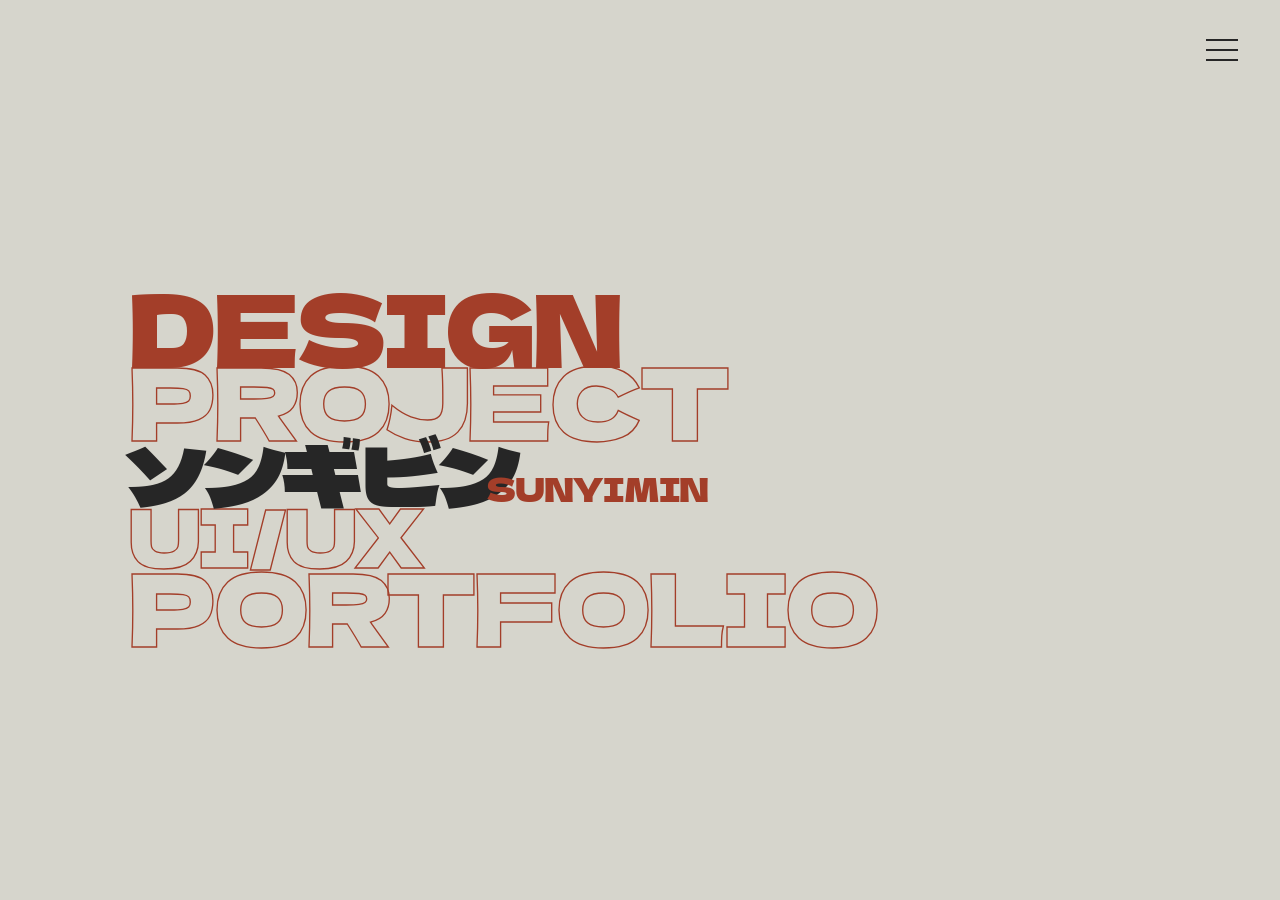
<file: index.html>
<!doctype html>
<html lang="ja">
<head>
<meta charset="UTF-8">
<meta name="viewport" content="width=device-width,initial-scale=1">
<meta name="theme-color" content="#d6d5cc">
<title>SUNYIMIN — Design Portfolio</title>
<link rel="stylesheet" href="styles.css">
<script src="script.js" defer></script>
</head>
<body class="home-page">
<button class="menu-toggle" type="button" aria-label="メニュー" aria-expanded="false" aria-controls="site-menu"><span></span><span></span><span></span></button>
<div class="menu-backdrop" hidden></div>
<div id="site-menu" class="site-menu" role="dialog" aria-modal="true" aria-labelledby="menu-title" hidden>
  <header class="menu-header"><span id="menu-title">MENU</span><button class="menu-close" type="button" aria-label="メニューを閉じる">×</button></header>
  <nav class="menu-links" aria-label="Main navigation">
    <a href="index.html"><span class="menu-number">01</span><span class="menu-label">HOME</span></a>
    <a href="about.html"><span class="menu-number">02</span><span class="menu-label">ABOUT ME</span></a>
    <a href="contents.html"><span class="menu-number">03</span><span class="menu-label menu-portfolio">PORTFOLIO<br>CONTENTS</span></a>
  </nav>
</div>
<main class="home-cover">
  <section class="cover-artboard" aria-label="SUNYIMIN Design Portfolio">
    <p class="cover-word cover-design"><a href="contents.html">DESIGN</a></p>
    <p class="cover-word cover-project"><a href="contents.html">PROJECT</a></p>
    <h1 class="cover-word cover-name" lang="ja"><a href="about.html">ソンギビン</a></h1>
    <p class="cover-word cover-roman"><a href="about.html">SUNYIMIN</a></p>
    <p class="cover-word cover-ui"><a href="contents.html">UI/UX</a></p>
    <p class="cover-word cover-portfolio"><a href="contents.html">PORTFOLIO</a></p>
  </section>
</main>
</body>
</html>
</file>
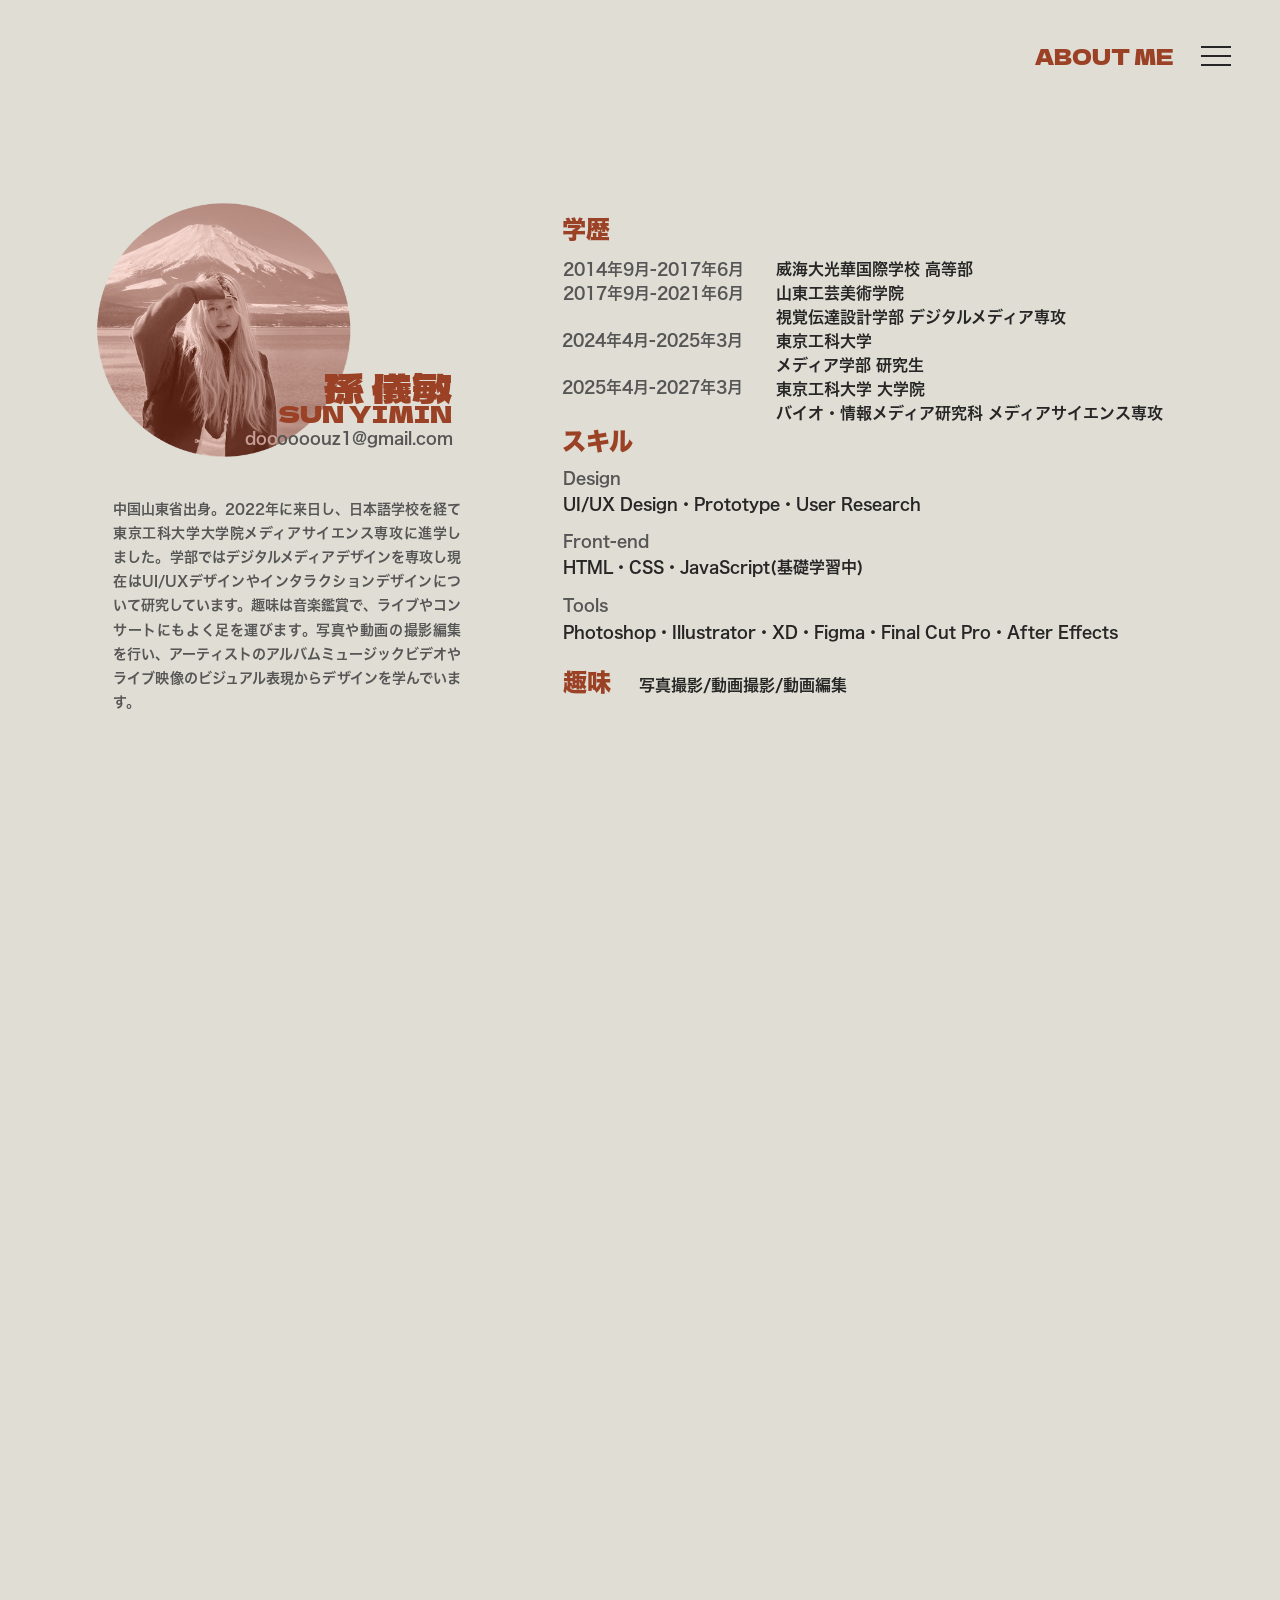
<file: about.html>
<!doctype html>
<html lang="ja">
<head>
  <meta charset="UTF-8">
  <meta name="viewport" content="width=device-width,initial-scale=1">
  <meta name="theme-color" content="#dfddd4">
  <meta name="description" content="SUNYIMIN — Design Portfolio, About Me">
  <title>ABOUT ME — SUNYIMIN</title>
  <link rel="stylesheet" href="styles.css">
  <script src="script.js" defer></script>
</head>
<body class="about-page">
<div class="about-page-label">ABOUT ME</div>
<button class="menu-toggle" type="button" aria-label="メニュー" aria-expanded="false" aria-controls="site-menu"><span></span><span></span><span></span></button>
<div class="menu-backdrop" hidden></div>
<div id="site-menu" class="site-menu" role="dialog" aria-modal="true" aria-labelledby="menu-title" hidden>
  <header class="menu-header"><span id="menu-title">MENU</span><button class="menu-close" type="button" aria-label="メニューを閉じる">×</button></header>
  <nav class="menu-links" aria-label="Main navigation">
    <a href="index.html"><span class="menu-number">01</span><span class="menu-label">HOME</span></a>
    <a href="about.html"><span class="menu-number">02</span><span class="menu-label">ABOUT ME</span></a>
    <a href="contents.html"><span class="menu-number">03</span><span class="menu-label menu-portfolio">PORTFOLIO<br>CONTENTS</span></a>
  </nav>
</div>
<main>
  <!-- 2. プロフィール・学歴・スキル -->
  <section id="page-2" class="page page-2" aria-label="プロフィール・学歴・スキル">
    <div class="artboard">
      <img class="photo reveal b2-photo0" src="assets/board-2-photo-1.png" alt="孫 儀敏のプロフィール写真" loading="lazy">
      <p class="text-block reveal b2-t1"><span class="text-line b2-t1-l0">孫 儀敏</span><span class="text-line b2-t1-l1">SUN YIMIN</span></p>
      <p class="text-block reveal b2-t2"><span class="text-line b2-t2-l0">doo</span><span class="text-line b2-t2-l1">oooouz1@gmail.com</span></p>
      <p class="text-block reveal b2-t3"><span class="bio-first">中国山東省出身。2022年に来日し、日本語学校を経て</span><span class="bio-rest">東京工科大学大学院メディアサイエンス専攻に進学しました。学部ではデジタルメディアデザインを専攻し現在はUI/UXデザインやインタラクションデザインについて研究しています。趣味は音楽鑑賞で、ライブやコンサートにもよく足を運びます。写真や動画の撮影編集を行い、アーティストのアルバムミュージックビデオやライブ映像のビジュアル表現からデザインを学んでいます。</span></p>
      <h3 class="text-block reveal b2-t4"><span class="text-line b2-t4-l0">学歴</span></h3>
      <p class="text-block reveal b2-t5"><span class="text-line b2-t5-l0">2014年9月-2017年6月</span></p>
      <p class="text-block reveal b2-university-date"><span class="text-line b2-university-date-line">2017年9月-2021年6月</span></p>
      <p class="text-block reveal b2-t6"><span class="text-line b2-t6-l0">威海大光華国際学校 高等部</span><span class="text-line b2-t6-l1">山東工芸美術学院 </span><span class="text-line b2-t6-l2">視覚伝達設計学部 デジタルメディア専攻</span><span class="text-line b2-t6-l3">東京工科大学 </span><span class="text-line b2-t6-l4">メディア学部 研究生</span><span class="text-line b2-t6-l5">東京工科大学 大学院 </span><span class="text-line b2-t6-l6">バイオ・情報メディア研究科 メディアサイエンス専攻</span></p>
      <p class="text-block reveal b2-t7"><span class="text-line b2-t7-l0">2024年4月-2025年3月</span></p>
      <p class="text-block reveal b2-t8"><span class="text-line b2-t8-l0">2025年4月-2027年3月</span></p>
      <h3 class="text-block reveal b2-t9"><span class="text-line b2-t9-l0">スキル</span></h3>
      <h3 class="text-block reveal b2-t10"><span class="text-line b2-t10-l0">Design</span></h3>
      <p class="text-block reveal b2-t11"><span class="text-line b2-t11-l0">UI/UX Design・Prototype・User Research</span></p>
      <p class="text-block reveal b2-t12"><span class="text-line b2-t12-l0">Front-end</span></p>
      <p class="text-block reveal b2-t13"><span class="text-line b2-t13-l0">HTML・CSS・JavaScript(基礎学習中)</span></p>
      <h3 class="text-block reveal b2-t14"><span class="text-line b2-t14-l0">Tools</span></h3>
      <p class="text-block reveal b2-t15"><span class="text-line b2-t15-l0">Photoshop・Illustrator・XD・Figma・Final Cut Pro・After Eﬀects</span></p>
      <h3 class="text-block reveal b2-t16"><span class="text-line b2-t16-l0">趣味</span></h3>
      <p class="text-block reveal b2-t17"><span class="text-line b2-t17-l0">写真撮影/動画撮影/動画編集</span></p>
    </div>
  </section>
  <!-- 3. 自己PR -->
  <section id="page-3" class="page page-3" aria-label="自己PR">
<div class="artboard pr-artboard">
<h3 class="pr-title reveal">自己PR</h3>
<div class="pr-item reveal"><h4>「冷静沈着で臨機応変に行動できる性格」</h4><p>予想外のことやトラブルが発生した際には、「焦っても解決に繋がらない・論理的に解決策を探す方が良い」と考えます。そのため、まず状況を整理し、何を優先すべきかを考えながら対応しています。このように困難なことがあっても、状況に応じて対応し、着実に前進していきます。</p></div>
<div class="pr-item reveal"><h4>「決めたことを最後までやり抜く継続力」</h4><p>幼少期から音楽や美術に親しみ、約20年間、デッサンやダンスを続けてきました。努力がすぐに成果に繋がらないこともありましたが、上達には地道な練習の積み重ねが必要だと信じて、自分の理想像に向かって努力を継続してきました。この経験を基盤として、何事も情熱と向上心をもって取り組みます。</p></div>
<div class="pr-item reveal"><h4>「デザインを通して培った美的センス」</h4><p>幼少期から絵を描くことが好きで、大学ではデザインを専攻しました。その中で、日本のグラフィックデザインやプロダクトデザインにも触れ、色の組み合わせや全体のバランスなど、デザインに関する知識を身につけました。現在は大学院でインタラクションデザインを学んでいます。これまでの学びを通して、美的センスを磨き、自分なりの感性を育んできました。今後は、この経験をファッションの分野でも活かしていきたいと考えています。</p></div>
</div>
</section>
  <!-- 4. 学業内容 -->
  <section id="page-4" class="page page-4" aria-label="学業内容">
    <div class="artboard">
      <img class="photo reveal b4-photo0" src="assets/board-4-photo-1.png" alt="デザイン研究・制作の記録 1" loading="lazy">
      <img class="photo reveal b4-photo1" src="assets/board-4-photo-2.png" alt="デザイン研究・制作の記録 2" loading="lazy">
      <img class="photo reveal b4-photo2" src="assets/board-4-photo-3.png" alt="デザイン研究・制作の記録 3" loading="lazy">
      <img class="photo reveal b4-photo3" src="assets/board-4-photo-4.jpg" alt="デザイン研究・制作の記録 4" loading="lazy">
      <img class="photo reveal b4-photo4" src="assets/board-4-photo-5.png" alt="デザイン研究・制作の記録 5" loading="lazy">
      <img class="photo reveal b4-photo5" src="assets/board-4-photo-6.png" alt="デザイン研究・制作の記録 6" loading="lazy">
      <img class="photo reveal b4-photo6" src="assets/board-4-photo-7.png" alt="デザイン研究・制作の記録 7" loading="lazy">
      <h3 class="text-block reveal b4-t1"><span class="text-line b4-t1-l0">学業内容</span></h3>
      <p class="text-block reveal b4-t2"><span class="text-line b4-t2-l0">学部では、UI・UXデザインやWebデザイン（HTML・CSS）を中心に学び、UI設</span><span class="text-line b4-t2-l1">計手法やフロントエンドの基礎知識を習得しました。UI・UXデザインでは、調査・</span><span class="text-line b4-t2-l2">分析から設計までの一連のプロセスとして、研究背景調査、市場調査、競合分析、ユ</span><span class="text-line b4-t2-l3">ーザーインタビューペルソナ作成、ユーザー課題・ニーズ分析、カスタマージャーニ</span><span class="text-line b4-t2-l4">ーマップ（CJM）の作成ローファイワイヤーフレームおよびハイファイプロトタイプ</span><span class="text-line b4-t2-l5">の設計を経験しました。授業内では複数のアプリケーションのプロトタイプ設計制作</span><span class="text-line b4-t2-l6">に取り組みました。また、グラフィックデザインにおけるレイアウト、タイポグラフィ</span><span class="text-line b4-t2-l7">配色などの基礎知識も習得しました。</span></p>
      <p class="text-block reveal b4-t3"><span class="text-line b4-t3-l0">現在は大学院において、「3Dモデルのインタラクションによる地球温暖化危機の理</span><span class="text-line b4-t3-l1">解」をテーマに研究を行っています。氷山の融解による海面上昇を水とミニチュアモ</span><span class="text-line b4-t3-l2">デルで再現したインタラクティブな装置を制作し、3Dモデリングや3Dプリンターに</span><span class="text-line b4-t3-l3">よる模型制作、装置の見た目設計、素材選定などを行いながら、実際の環境データと</span><span class="text-line b4-t3-l4">対応させることで地球温暖化問題を体験的に理解できる手法について研究しています。</span></p>
    </div>
  </section>
  <!-- 5. 課外活動 -->
  <section id="page-5" class="page page-5" aria-label="課外活動">
    <div class="artboard">
      <h3 class="text-block reveal b5-t1"><span class="text-line b5-t1-l0">課外活動</span></h3>
      <p class="text-block reveal b5-t2"><span class="text-line b5-t2-l0">大学時代は写真サークルに所属し、主に学外での撮影活動に参加</span><span class="text-line b5-t2-l1">していました。活動では撮影場所や集合時間、移動手段などの情</span><span class="text-line b5-t2-l2">報を整理共有する機会が多く、情報をまとめて円滑に進行する力</span><span class="text-line b5-t2-l3">が身につきました。</span></p>
      <p class="text-block reveal b5-t3"><span class="text-line b5-t3-l0">来日後、ドンキホーテでアルバイトとして接客業務に従事しました。</span><span class="text-line b5-t3-l1">業務を通じて日本語でのコミュニケーション力を高めるだけでなく</span><span class="text-line b5-t3-l2">部署内で役割分担を行いながら周囲のスタッフと協力して仕事に取り</span><span class="text-line b5-t3-l3">組みました。 また、お客様の状況に応じた柔軟な対応力を身につける</span><span class="text-line b5-t3-l4">とともに、報告・連絡・相談を徹底することの大切さを学びました。</span></p>
      <p class="text-block reveal b5-t4"><span class="text-line b5-t4-l0">私はSNS運営に強い関心を持っており、個人でもSNSアカウン</span><span class="text-line b5-t4-l1">トを運営しています。大学時代には、大学公式SNSアカウントの</span><span class="text-line b5-t4-l2">運営に2年間携わり、投稿内容の企画や素材制作アカウント更新</span><span class="text-line b5-t4-l3">などを担当しました。そのうち1年間はリーダーを務め、メンバ</span><span class="text-line b5-t4-l4">ーの役割分担や投稿スケジュールの管理、内容の確認を行いまし</span><span class="text-line b5-t4-l5">た。この経験を通じて情報発信力や企画力を身につけました。</span></p>
    </div>
  </section>
</main>
</body>
</html>
</file>
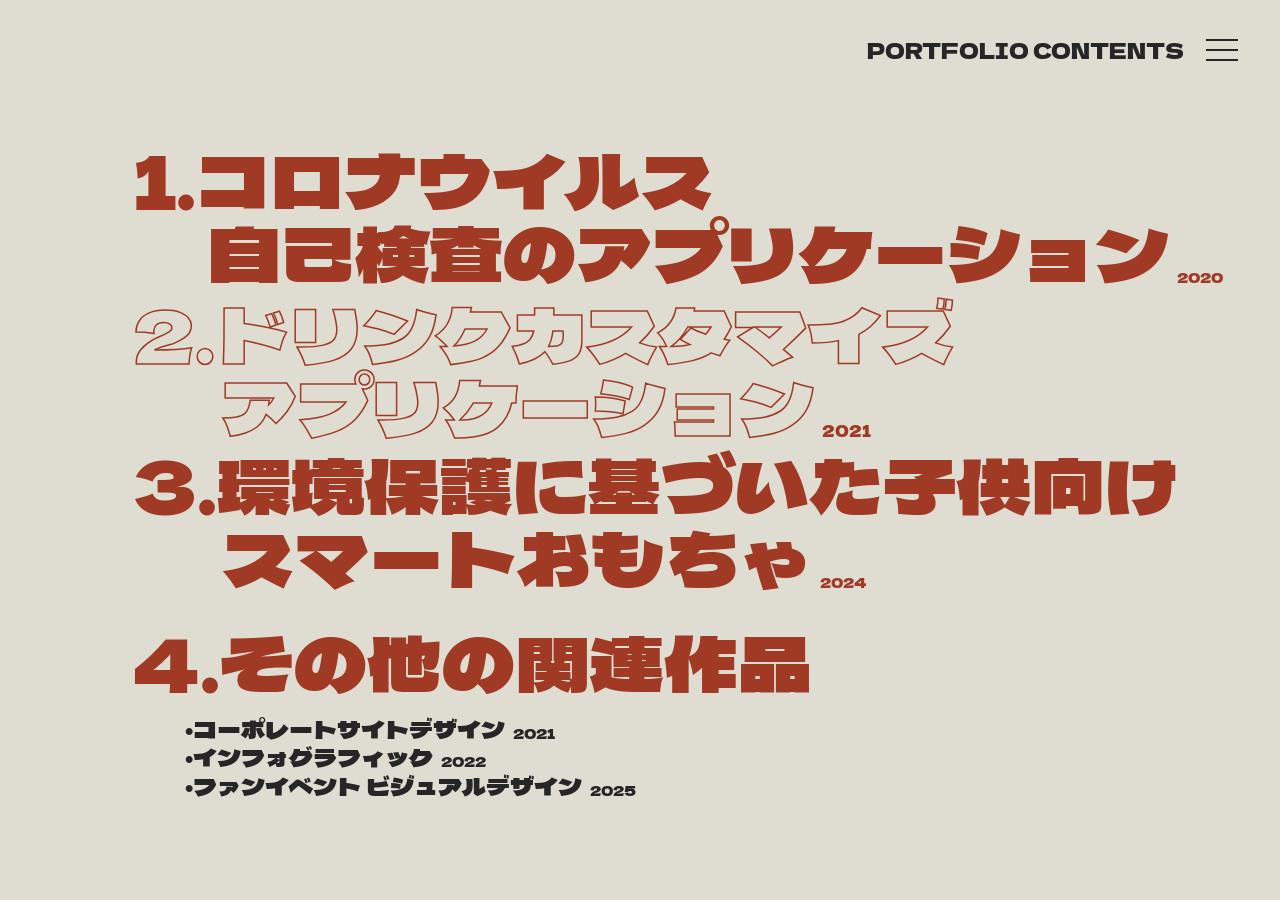
<file: contents.html>
<!doctype html>
<html lang="ja">
<head>
<meta charset="UTF-8">
<meta name="viewport" content="width=device-width,initial-scale=1">
<meta name="theme-color" content="#dfdcd2">
<title>PORTFOLIO CONTENTS — SUNYIMIN</title>
<link rel="stylesheet" href="styles.css">
<script src="script.js" defer></script>
</head>
<body class="contents-page">
<h1 id="contents-title" class="contents-page-label">PORTFOLIO CONTENTS</h1>
<button class="menu-toggle" type="button" aria-label="メニュー" aria-expanded="false" aria-controls="site-menu"><span></span><span></span><span></span></button>
<div class="menu-backdrop" hidden></div>
<div id="site-menu" class="site-menu" role="dialog" aria-modal="true" aria-labelledby="menu-title" hidden>
  <header class="menu-header"><span id="menu-title">MENU</span><button class="menu-close" type="button" aria-label="メニューを閉じる">×</button></header>
  <nav class="menu-links" aria-label="Main navigation">
    <a href="index.html"><span class="menu-number">01</span><span class="menu-label">HOME</span></a>
    <a href="about.html"><span class="menu-number">02</span><span class="menu-label">ABOUT ME</span></a>
    <a href="contents.html" aria-current="page"><span class="menu-number">03</span><span class="menu-label menu-portfolio">PORTFOLIO<br>CONTENTS</span></a>
  </nav>
</div>
<main class="contents-main">
 <section class="contents-board" aria-labelledby="contents-title">

  <ol class="contents-list">
   <li class="contents-project project-one"><h2><a class="corona-link" href="coronavirus.html"><span>1.コロナウイルス</span><span>　自己検査のアプリケーション<small>2020</small></span></a></h2></li>
   <li class="contents-project project-two"><h2><a class="corona-link" href="drink.html"><span>2.ドリンクカスタマイズ</span><span>　 アプリケーション<small>2021</small></span></a></h2></li>
   <li class="contents-project project-three"><h2><a class="corona-link" href="smart-toy.html"><span>3.環境保護に基づいた子供向け</span><span>　 スマートおもちゃ<small>2024</small></span></a></h2></li>
   <li class="contents-project project-four"><h2>4.その他の関連作品</h2>
    <ul class="related-works">
     <li><a href="corporate-site.html">・コーポレートサイトデザイン<small>2021</small></a></li>
     <li><a href="infographic.html">・インフォグラフィック<small>2022</small></a></li>
     <li><a href="fanevent.html">・ファンイベント ビジュアルデザイン<small>2025</small></a></li>
    </ul>
   </li>
  </ol>
 </section>
</main>
</body>
</html>
</file>
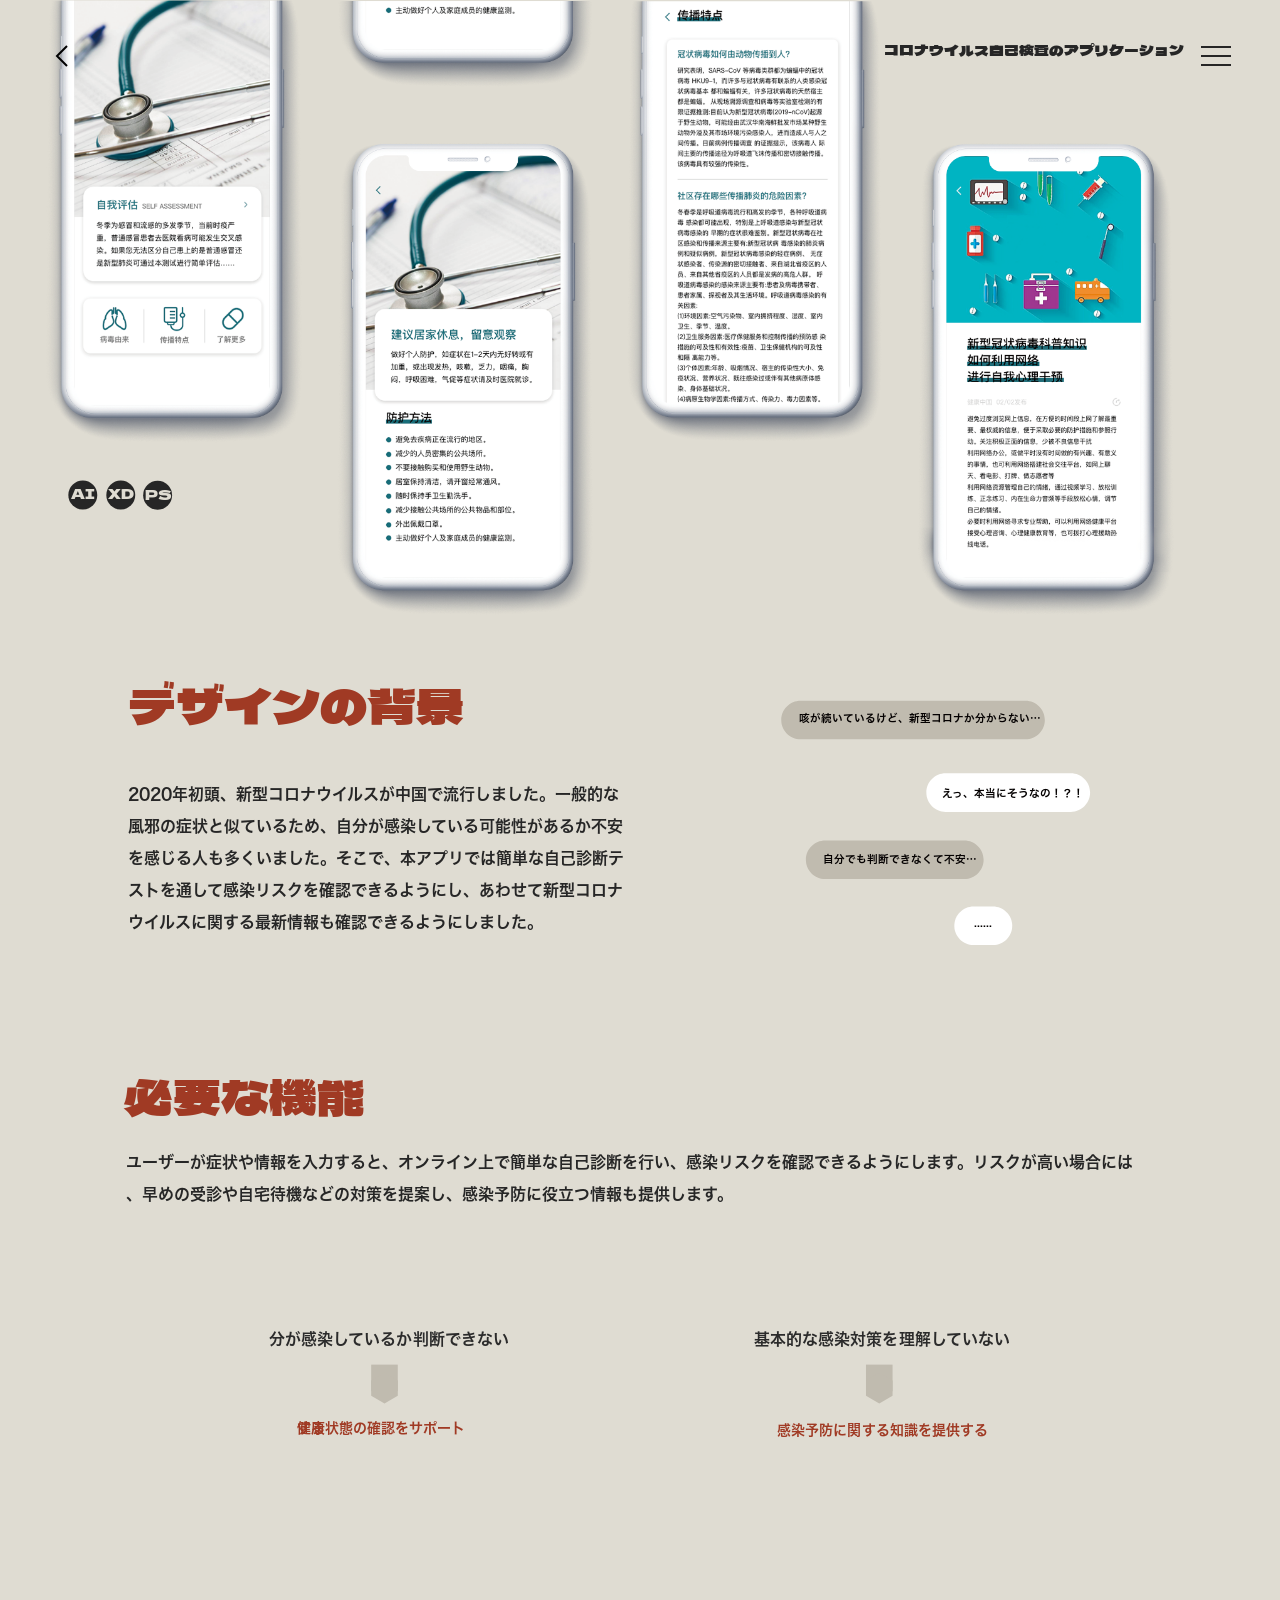
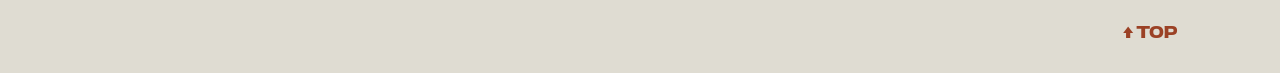
<file: coronavirus.html>
<!doctype html><html lang="ja"><head><meta charset="UTF-8"><meta name="viewport" content="width=device-width,initial-scale=1"><meta name="theme-color" content="#dfdcd2"><title>コロナウイルス 自己検査のアプリケーション — SUNYIMIN</title><link rel="stylesheet" href="styles.css"><script src="script.js" defer></script></head><body class="corona-page"><h1 class="corona-page-label">コロナウイルス自己検査のアプリケーション</h1><a class="fan-back" href="contents.html" aria-label="目次に戻る"><svg viewBox="0 0 30 30" width="30" height="30" fill="none" aria-hidden="true"><path d="M18 5 8 15l10 10" stroke="currentColor" stroke-width="2" stroke-linecap="butt" stroke-linejoin="miter"/></svg></a>
<button class="menu-toggle" type="button" aria-label="メニュー" aria-expanded="false" aria-controls="site-menu"><span></span><span></span><span></span></button>
<div class="menu-backdrop" hidden></div>
<div id="site-menu" class="site-menu" role="dialog" aria-modal="true" aria-labelledby="menu-title" hidden>
  <header class="menu-header"><span id="menu-title">MENU</span><button class="menu-close" type="button" aria-label="メニューを閉じる">×</button></header>
  <nav class="menu-links" aria-label="Main navigation">
    <a href="index.html"><span class="menu-number">01</span><span class="menu-label">HOME</span></a>
    <a href="about.html"><span class="menu-number">02</span><span class="menu-label">ABOUT ME</span></a>
    <a href="contents.html"><span class="menu-number">03</span><span class="menu-label menu-portfolio">PORTFOLIO<br>CONTENTS</span></a>
  </nav>
</div>
<main class="corona-main" id="top"><section class="corona-board"><svg xmlns="http://www.w3.org/2000/svg" viewBox="-0.06 0.23 841.49 594.89" role="img" aria-labelledby="corona-board-4"><title id="corona-board-4">ユーザーインタフェース</title><style>
	.st0{fill:#DFDCD2;}
	.st1{fill:#C0BBAF;}
	.st2{fill:#FFFFFF;}
	.st3{fill:#262626;}
	.st4{font-family:Dela,sans-serif;}
	.st5{font-size:10.502px;}
	.st6{fill:#040000;}
	.st7{fill:#A7A7A7;}
	.st8{fill:#A03A24;}
	.st9{font-size:24.9101px;}
	.st10{font-size:9.7582px;}
	.st11{fill:#F4F3EE;}
	.st12{fill:#D59A04;}
	.st13{fill:#E7CC85;}
	.st14{fill:#ED7545;}
	.st15{fill:#E5AF43;}
	.st16{fill:#E6DFD4;}
	.st17{fill:#EA5625;}
	.st18{fill:#F08421;}
	.st19{fill:#F5C454;}
	.st20{fill:#798958;}
	.st21{fill:#A0A55A;}
	.st22{fill:#FDE8D1;}
	.st23{fill:#B94731;}
	.st24{fill:none;stroke:#9E9E9E;stroke-width:0.5;stroke-miterlimit:10;}
	.st25{fill:#9E9E9E;}
	.st26{fill:none;stroke:#9E9E9E;stroke-width:0.5;stroke-linecap:square;stroke-miterlimit:10;}
	.st27{fill:#DEDBD1;}
	.st28{fill:#DD660A;stroke:#D0D0D0;stroke-miterlimit:10;}
	.st29{fill:#B8B8B8;}
	.st30{fill:none;stroke:#B8B8B9;stroke-miterlimit:10;}
	.st31{fill:none;stroke:#B8B8B9;stroke-miterlimit:10;stroke-dasharray:6.0087,6.0087;}
	.st32{fill:#B8B8B9;}
	.st33{fill:#A13A24;}
	.st34{fill:none;}
	.st35{fill:none;stroke:#B8B8B9;stroke-width:0.5;stroke-miterlimit:10;stroke-dasharray:6;}
	.st36{fill:none;stroke:#4AA96D;stroke-miterlimit:10;}
	.st37{fill:none;stroke:#F3A30F;stroke-miterlimit:10;}
	.st38{fill:#F3A30F;}
	.st39{fill:#4AA96D;}
	.st40{fill:none;stroke:#565657;stroke-width:0.5;stroke-miterlimit:10;}
	.st41{fill:none;stroke:#6E6E6D;stroke-width:0.5;stroke-miterlimit:10;}
	.st42{fill:none;stroke:#CDCDCD;stroke-width:0.5;stroke-miterlimit:10;}
	.st43{fill:#FFFFFF;stroke:#CDCDCD;stroke-miterlimit:10;}
	.st44{fill:#F29100;}
	.st45{fill:#9C9C9C;}
	.st46{fill:none;stroke:#FFFFFF;stroke-width:0.75;stroke-miterlimit:10;}
	.st47{fill:none;stroke:#1A1B1B;stroke-width:0.75;stroke-miterlimit:10;}
</style><rect x="-0.06" y="0.23" class="st0" width="841.49" height="594.89" />
		<g>
			</g>
		
			<image style="overflow:visible;" width="833" height="1417" transform="matrix(0.2063 0 0 0.2063 28.6038 0.5548)" href="assets/corona-1.png">
		</image>
		
			<image style="overflow:visible;" width="831" height="1417" transform="matrix(0.2063 0 0 0.2063 410.0744 0.5546)" href="assets/corona-5.png">
		</image>
		<image style="overflow:visible;" width="833" height="285" transform="matrix(0.2063 0 0 0.2063 220.0612 0.5548)" href="assets/corona-6.png">
		</image>
		
			<image style="overflow:visible;" width="832" height="1553" transform="matrix(0.2064 0 0 0.2064 220.0612 85.7607)" href="assets/corona-7.png">
		</image>
		<image href="assets/corona-mental-health.png" width="833" height="1619" transform="matrix(0.20615222088835533 0 0 0.20615222088835533 601.5318 85.7607)" aria-label="ネットワークを利用したセルフ心理ケアの画面" /><g transform="translate(-574.5 -190)" aria-label="制作ツール：AI、XD、PS"><circle class="st3" cx="628.87" cy="515.68" r="9.51" />
		<text transform="matrix(1 0 0 1 621.0482 518.5685)" class="st0 st4 st10">AI</text>
		<circle class="st3" cx="653.84" cy="515.68" r="9.51" />
		<text transform="matrix(1 0 0 1 645.5569 518.5685)" class="st0 st4 st10">XD</text>
		
			<circle class="st3" cx="678.06" cy="515.76" r="9.51" />
		<text transform="matrix(1 0 0 1 669.5403 518.6457)" class="st0 st4 st10">PS</text>
		</g></svg></section><section class="corona-board"><svg xmlns="http://www.w3.org/2000/svg" viewBox="1723.72 -615.04 841.49 594.89" role="img" aria-labelledby="corona-board-2"><title id="corona-board-2">デザインの背景</title><style>
	.st0{fill:#DFDCD2;}
	.st1{fill:#C0BBAF;}
	.st2{fill:#FFFFFF;}
	.st3{fill:#262626;}
	.st4{font-family:Dela,sans-serif;}
	.st5{font-size:10.502px;}
	.st6{fill:#040000;}
	.st7{fill:#A7A7A7;}
	.st8{fill:#A03A24;}
	.st9{font-size:24.9101px;}
	.st10{font-size:9.7582px;}
	.st11{fill:#F4F3EE;}
	.st12{fill:#D59A04;}
	.st13{fill:#E7CC85;}
	.st14{fill:#ED7545;}
	.st15{fill:#E5AF43;}
	.st16{fill:#E6DFD4;}
	.st17{fill:#EA5625;}
	.st18{fill:#F08421;}
	.st19{fill:#F5C454;}
	.st20{fill:#798958;}
	.st21{fill:#A0A55A;}
	.st22{fill:#FDE8D1;}
	.st23{fill:#B94731;}
	.st24{fill:none;stroke:#9E9E9E;stroke-width:0.5;stroke-miterlimit:10;}
	.st25{fill:#9E9E9E;}
	.st26{fill:none;stroke:#9E9E9E;stroke-width:0.5;stroke-linecap:square;stroke-miterlimit:10;}
	.st27{fill:#DEDBD1;}
	.st28{fill:#DD660A;stroke:#D0D0D0;stroke-miterlimit:10;}
	.st29{fill:#B8B8B8;}
	.st30{fill:none;stroke:#B8B8B9;stroke-miterlimit:10;}
	.st31{fill:none;stroke:#B8B8B9;stroke-miterlimit:10;stroke-dasharray:6.0087,6.0087;}
	.st32{fill:#B8B8B9;}
	.st33{fill:#A13A24;}
	.st34{fill:none;}
	.st35{fill:none;stroke:#B8B8B9;stroke-width:0.5;stroke-miterlimit:10;stroke-dasharray:6;}
	.st36{fill:none;stroke:#4AA96D;stroke-miterlimit:10;}
	.st37{fill:none;stroke:#F3A30F;stroke-miterlimit:10;}
	.st38{fill:#F3A30F;}
	.st39{fill:#4AA96D;}
	.st40{fill:none;stroke:#565657;stroke-width:0.5;stroke-miterlimit:10;}
	.st41{fill:none;stroke:#6E6E6D;stroke-width:0.5;stroke-miterlimit:10;}
	.st42{fill:none;stroke:#CDCDCD;stroke-width:0.5;stroke-miterlimit:10;}
	.st43{fill:#FFFFFF;stroke:#CDCDCD;stroke-miterlimit:10;}
	.st44{fill:#F29100;}
	.st45{fill:#9C9C9C;}
	.st46{fill:none;stroke:#FFFFFF;stroke-width:0.75;stroke-miterlimit:10;}
	.st47{fill:none;stroke:#1A1B1B;stroke-width:0.75;stroke-miterlimit:10;}
</style><g>
			<text transform="matrix(1 0 0 1 1808.187 -362.9865)" class="st8 st4" style="font-size:31.5061px;">デザインの背景</text>
		</g>
		<rect x="1808.19" y="-322.94" class="st34" width="330.69" height="97.77" />
		<text transform="matrix(1 0 0 1 1808.188 -313.6989)"><tspan x="0" y="0" class="st3 st5" style="font-family:Hiragino6,sans-serif;">2020年初頭、新型コロナウイルスが中国で流行しました。一般的な</tspan><tspan x="0" y="21" class="st3 st5" style="font-family:Hiragino6,sans-serif;">風邪の症状と似ているため、自分が感染している可能性があるか不安</tspan><tspan x="0" y="42.01" class="st3 st5" style="font-family:Hiragino6,sans-serif;">を感じる人も多くいました。そこで、本アプリでは簡単な自己診断テ</tspan><tspan x="0" y="63.01" class="st3 st5" style="font-family:Hiragino6,sans-serif;">ストを通して感染リスクを確認できるようにし、あわせて新型コロナ</tspan><tspan x="0" y="84.02" class="st3 st5" style="font-family:Hiragino6,sans-serif;">ウイルスに関する最新情報も確認できるようにしました。</tspan></text>
		<path class="st1" d="M2397.92-353.82h-147.9c-6.98,0-12.69-5.71-12.69-12.69v0c0-6.98,5.71-12.69,12.69-12.69h147.9    c6.98,0,12.69,5.71,12.69,12.69v0C2410.61-359.53,2404.9-353.82,2397.92-353.82z" />
		
			<text transform="matrix(1 0 0 1 2248.811 -364.9493)" class="st6" style="font-family:Hiragino6,sans-serif; font-size:7.0013px;">咳が続いているけど、新型コロナか分からない…</text>
		<path class="st2" d="M2427.68-306.12h-82.27c-6.98,0-12.69-5.71-12.69-12.69v0c0-6.98,5.71-12.69,12.69-12.69h82.27    c6.98,0,12.69,5.71,12.69,12.69v0C2440.37-311.83,2434.66-306.12,2427.68-306.12z" />
		<g>
			
				<text transform="matrix(1 0 0 1 2342.8296 -315.9855)" class="st6" style="font-family:Hiragino6,sans-serif; font-size:7.0013px;">えっ、本当にそうなの！？！</text>
		</g>
		<path class="st1" d="M2357.67-261.93h-91.46c-6.98,0-12.69-5.71-12.69-12.69v0c0-6.98,5.71-12.69,12.69-12.69h91.46    c6.98,0,12.69,5.71,12.69,12.69v0C2370.36-267.64,2364.65-261.93,2357.67-261.93z" />
		<g>
			
				<text transform="matrix(1 0 0 1 2264.7017 -272.4464)" class="st6" style="font-family:Hiragino6,sans-serif; font-size:7.0013px;">自分でも判断できなくて不安…</text>
		</g>
		<path class="st2" d="M2376.48-218.61h-12.69c-6.98,0-12.69-5.71-12.69-12.69v0c0-6.98,5.71-12.69,12.69-12.69h12.69    c6.98,0,12.69,5.71,12.69,12.69v0C2389.17-224.32,2383.46-218.61,2376.48-218.61z" />
		<g>
			
				<text transform="matrix(1 0 0 1 2364.2563 -231.4073)" class="st6" style="font-family:Hiragino6,sans-serif; font-size:7.0013px;">......</text>
		</g>
		</svg></section><section class="corona-board"><svg xmlns="http://www.w3.org/2000/svg" viewBox="-861.95 0.23 841.49 594.89" role="img" aria-labelledby="corona-board-3"><title id="corona-board-3">必要な機能</title><style>
	.st0{fill:#DFDCD2;}
	.st1{fill:#C0BBAF;}
	.st2{fill:#FFFFFF;}
	.st3{fill:#262626;}
	.st4{font-family:Dela,sans-serif;}
	.st5{font-size:10.502px;}
	.st6{fill:#040000;}
	.st7{fill:#A7A7A7;}
	.st8{fill:#A03A24;}
	.st9{font-size:24.9101px;}
	.st10{font-size:9.7582px;}
	.st11{fill:#F4F3EE;}
	.st12{fill:#D59A04;}
	.st13{fill:#E7CC85;}
	.st14{fill:#ED7545;}
	.st15{fill:#E5AF43;}
	.st16{fill:#E6DFD4;}
	.st17{fill:#EA5625;}
	.st18{fill:#F08421;}
	.st19{fill:#F5C454;}
	.st20{fill:#798958;}
	.st21{fill:#A0A55A;}
	.st22{fill:#FDE8D1;}
	.st23{fill:#B94731;}
	.st24{fill:none;stroke:#9E9E9E;stroke-width:0.5;stroke-miterlimit:10;}
	.st25{fill:#9E9E9E;}
	.st26{fill:none;stroke:#9E9E9E;stroke-width:0.5;stroke-linecap:square;stroke-miterlimit:10;}
	.st27{fill:#DEDBD1;}
	.st28{fill:#DD660A;stroke:#D0D0D0;stroke-miterlimit:10;}
	.st29{fill:#B8B8B8;}
	.st30{fill:none;stroke:#B8B8B9;stroke-miterlimit:10;}
	.st31{fill:none;stroke:#B8B8B9;stroke-miterlimit:10;stroke-dasharray:6.0087,6.0087;}
	.st32{fill:#B8B8B9;}
	.st33{fill:#A13A24;}
	.st34{fill:none;}
	.st35{fill:none;stroke:#B8B8B9;stroke-width:0.5;stroke-miterlimit:10;stroke-dasharray:6;}
	.st36{fill:none;stroke:#4AA96D;stroke-miterlimit:10;}
	.st37{fill:none;stroke:#F3A30F;stroke-miterlimit:10;}
	.st38{fill:#F3A30F;}
	.st39{fill:#4AA96D;}
	.st40{fill:none;stroke:#565657;stroke-width:0.5;stroke-miterlimit:10;}
	.st41{fill:none;stroke:#6E6E6D;stroke-width:0.5;stroke-miterlimit:10;}
	.st42{fill:none;stroke:#CDCDCD;stroke-width:0.5;stroke-miterlimit:10;}
	.st43{fill:#FFFFFF;stroke:#CDCDCD;stroke-miterlimit:10;}
	.st44{fill:#F29100;}
	.st45{fill:#9C9C9C;}
	.st46{fill:none;stroke:#FFFFFF;stroke-width:0.75;stroke-miterlimit:10;}
	.st47{fill:none;stroke:#1A1B1B;stroke-width:0.75;stroke-miterlimit:10;}
</style><g>
			<text transform="matrix(1 0 0 1 -780.0217 183.587)" class="st8 st4" style="font-size:31.5021px;">必要な機能</text>
		</g>
		<g>
			<rect x="-617.93" y="347.11" class="st1" width="17.48" height="17.48" />
			<polygon class="st1" points="-617.93,357.46 -617.93,367.55 -609.18,372.6 -600.44,367.55 -600.44,357.46 -609.18,352.41    " />
		</g>
		<g>
			<rect x="-292.64" y="347.11" class="st1" width="17.48" height="17.48" />
			<polygon class="st1" points="-292.64,357.46 -292.64,367.55 -283.9,372.6 -275.16,367.55 -275.16,357.46 -283.9,352.41    " />
		</g>
		
			<text transform="matrix(1.0005 0 0 1 -350.8234 393.6691)" class="st8" style="font-family:Hiragino6,sans-serif; font-size:9.1881px;">感染予防に関する知識を提供する</text>
		<rect x="-666.73" y="384.56" class="st34" width="115.02" height="18.22" />
		<text transform="matrix(1.0005 0 0 1 -666.7316 391.92)"><tspan x="0" y="0" class="st8" style="font-family:Hiragino6,sans-serif; font-size:9.1881px;">健康状態の確認をサポート</tspan><tspan x="0" y="0.04" class="st8" style="font-family:Hiragino6,sans-serif; font-size:9.1881px;">する</tspan></text>
		
			<text transform="matrix(1.0005 0 0 1 -684.8 334.0197)" style="fill:#2B2B2B; font-family:Hiragino6,sans-serif; font-size:10.5007px;">分が感染しているか判断できない</text>
		<g>
			
				<text transform="matrix(1.0005 0 0 1 -365.9523 334.0197)" style="fill:#2B2B2B; font-family:Hiragino6,sans-serif; font-size:10.5007px;">基本的な感染対策を理解していない</text>
		</g>
		<g>
			<rect x="-779.22" y="208.74" class="st34" width="666.47" height="34.14" />
			<text transform="matrix(1 0 0 1 -779.2228 217.9772)"><tspan x="0" y="0" class="st3" style="font-family:Hiragino6,sans-serif; font-size:10.5007px;">ユーザーが症状や情報を入力すると、オンライン上で簡単な自己診断を行い、感染リスクを確認できるようにします。リスクが高い場合には</tspan><tspan x="0" y="21" class="st3" style="font-family:Hiragino6,sans-serif; font-size:10.5007px;">、早めの受診や自宅待機などの対策を提案し、感染予防に役立つ情報も提供します。</tspan></text>
		</g>
		</svg></section></main><footer class="fanevent-footer"><a href="#top">↑ TOP</a></footer></body></html>
</file>
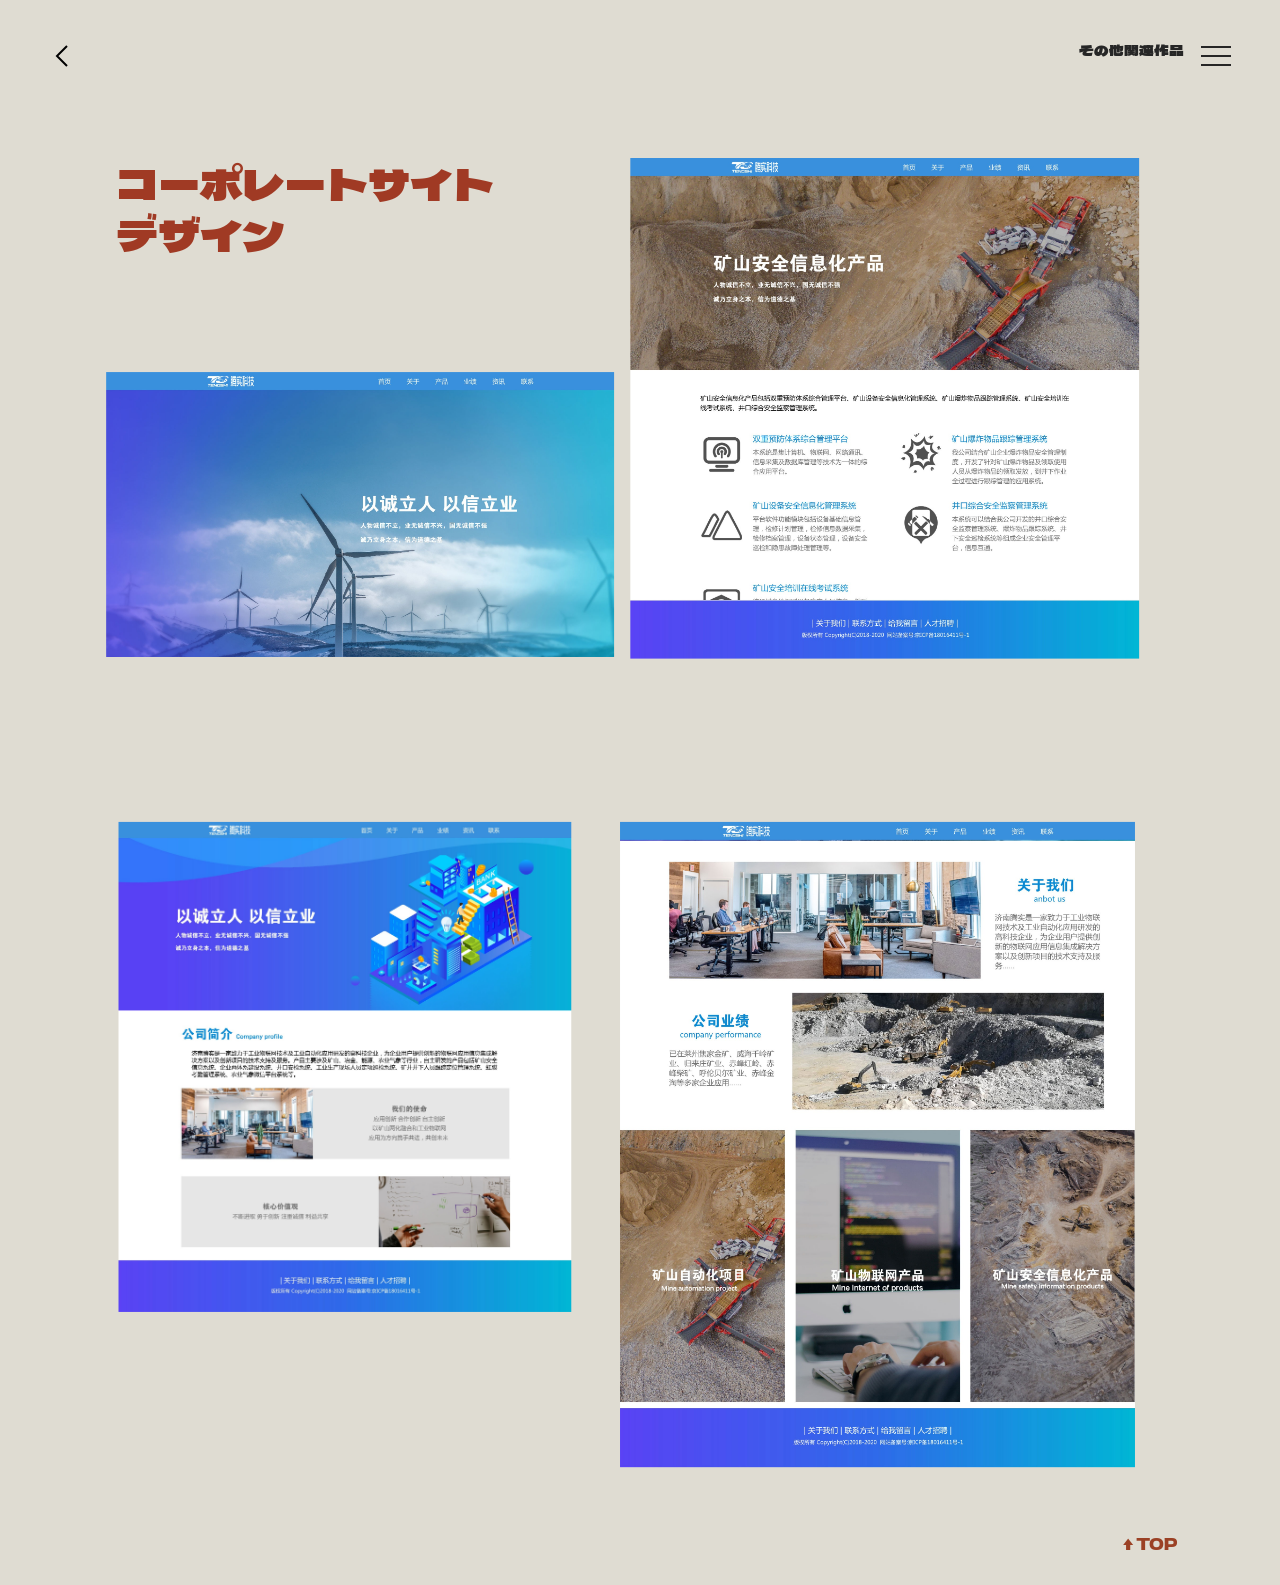
<file: corporate-site.html>
<!doctype html><html lang="ja"><head><meta charset="UTF-8"><meta name="viewport" content="width=device-width,initial-scale=1"><meta name="theme-color" content="#dfdcd2"><title>コーポレートサイトデザイン — SUNYIMIN</title><link rel="stylesheet" href="styles.css"><script src="script.js" defer></script></head><body class="other-page"><h1 class="corona-page-label">その他関連作品</h1><a class="fan-back" href="contents.html" aria-label="目次に戻る"><svg viewBox="0 0 30 30" width="30" height="30" fill="none" aria-hidden="true"><path d="M18 5 8 15l10 10" stroke="currentColor" stroke-width="2" stroke-linecap="butt" stroke-linejoin="miter"/></svg></a>
<button class="menu-toggle" type="button" aria-label="メニュー" aria-expanded="false" aria-controls="site-menu"><span></span><span></span><span></span></button>
<div class="menu-backdrop" hidden></div>
<div id="site-menu" class="site-menu" role="dialog" aria-modal="true" aria-labelledby="menu-title" hidden>
  <header class="menu-header"><span id="menu-title">MENU</span><button class="menu-close" type="button" aria-label="メニューを閉じる">×</button></header>
  <nav class="menu-links" aria-label="Main navigation">
    <a href="index.html"><span class="menu-number">01</span><span class="menu-label">HOME</span></a>
    <a href="about.html"><span class="menu-number">02</span><span class="menu-label">ABOUT ME</span></a>
    <a href="contents.html"><span class="menu-number">03</span><span class="menu-label menu-portfolio">PORTFOLIO<br>CONTENTS</span></a>
  </nav>
</div>
<main class="other-main" id="top"><section class="other-board other-board-28"><svg xmlns="http://www.w3.org/2000/svg" xmlns:ns1="http://ns.adobe.com/AdobeIllustrator/10.0/" viewBox="0 90 841.89 450" role="img" aria-label="コーポレートサイトデザイン"><style>
	.other-board-28 .st0{fill:#DFDCD2;}
	.other-board-28 .st1{fill:#C0BBAF;}
	.other-board-28 .st2{fill:#FFFFFF;}
	.other-board-28 .st3{fill:#262626;}
	.other-board-28 .st4{fill:#F4F3EE;}
	.other-board-28 .st5{fill:#D59A04;}
	.other-board-28 .st6{fill:#E7CC85;}
	.other-board-28 .st7{fill:#ED7545;}
	.other-board-28 .st8{fill:#E5AF43;}
	.other-board-28 .st9{fill:#E6DFD4;}
	.other-board-28 .st10{fill:#EA5625;}
	.other-board-28 .st11{fill:#F08421;}
	.other-board-28 .st12{fill:#F5C454;}
	.other-board-28 .st13{fill:#798958;}
	.other-board-28 .st14{fill:#A0A55A;}
	.other-board-28 .st15{fill:#FDE8D1;}
	.other-board-28 .st16{fill:#B94731;}
	.other-board-28 .st17{fill:none;stroke:#9E9E9E;stroke-width:0.5;stroke-miterlimit:10;}
	.other-board-28 .st18{fill:#9E9E9E;}
	.other-board-28 .st19{fill:none;stroke:#9E9E9E;stroke-width:0.5;stroke-linecap:square;stroke-miterlimit:10;}
	.other-board-28 .st20{fill:#DEDBD1;}
	.other-board-28 .st21{fill:#DD660A;stroke:#D0D0D0;stroke-miterlimit:10;}
	.other-board-28 .st22{fill:#B8B8B8;}
	.other-board-28 .st23{fill:none;stroke:#B8B8B9;stroke-miterlimit:10;}
	.other-board-28 .st24{fill:none;stroke:#B8B8B9;stroke-miterlimit:10;stroke-dasharray:6.0087,6.0087;}
	.other-board-28 .st25{fill:#B8B8B9;}
	.other-board-28 .st26{fill:#A13A24;}
	.other-board-28 .st27{fill:none;}
	.other-board-28 .st28{fill:none;stroke:#B8B8B9;stroke-width:0.5;stroke-miterlimit:10;stroke-dasharray:6;}
	.other-board-28 .st29{fill:none;stroke:#4AA96D;stroke-miterlimit:10;}
	.other-board-28 .st30{fill:none;stroke:#F3A30F;stroke-miterlimit:10;}
	.other-board-28 .st31{fill:#F3A30F;}
	.other-board-28 .st32{fill:#4AA96D;}
	.other-board-28 .st33{fill:none;stroke:#565657;stroke-width:0.5;stroke-miterlimit:10;}
	.other-board-28 .st34{fill:none;stroke:#6E6E6D;stroke-width:0.5;stroke-miterlimit:10;}
	.other-board-28 .st35{fill:none;stroke:#CDCDCD;stroke-width:0.5;stroke-miterlimit:10;}
	.other-board-28 .st36{fill:#FFFFFF;stroke:#CDCDCD;stroke-miterlimit:10;}
	.other-board-28 .st37{fill:#F29100;}
	.other-board-28 .st38{fill:#9C9C9C;}
	.other-board-28 .st39{fill:none;stroke:#FFFFFF;stroke-width:0.75;stroke-miterlimit:10;}
	.other-board-28 .st40{fill:none;stroke:#1A1B1B;stroke-width:0.75;stroke-miterlimit:10;}
	.other-board-28 .st41{fill:#A03A24;}
	.other-board-28 .st42{font-family:Dela,sans-serif;}
	.other-board-28 .st43{font-size:27.7274px;}
	.other-board-28 .st44{font-size:10.502px;}
	.other-board-28 .st45{fill:#A7A7A7;}
	.other-board-28 .st46{fill:#080103;}
</style><g ns1:extraneous="self">
		<g>
			</g>
		
			<image style="overflow:visible;" width="1920" height="1889" transform="matrix(0.1743 0 0 0.1743 414.5807 128.1552)" href="assets/other-1.jpg">
		</image>
		
			<image style="overflow:visible;" width="1920" height="1077" transform="matrix(0.174 0 0 0.174 69.8225 268.9498)" href="assets/other-2.jpg">
		</image>
		<g>
			</g>
		</g>
<text transform="matrix(1 0 0 1 76.076 156.4111)"><tspan x="0" y="0" class="st41 st42 st43">コーポレートサイト</tspan><tspan x="0" y="33.27" class="st41 st42 st43">デザイン</tspan></text>
		</svg></section><section class="other-board other-board-29"><svg xmlns="http://www.w3.org/2000/svg" xmlns:ns1="http://ns.adobe.com/AdobeIllustrator/10.0/" viewBox="0 90 841.89 450" role="img" aria-label="コーポレートサイトデザイン"><style>
	.other-board-29 .st0{fill:#DFDCD2;}
	.other-board-29 .st1{fill:#C0BBAF;}
	.other-board-29 .st2{fill:#FFFFFF;}
	.other-board-29 .st3{fill:#262626;}
	.other-board-29 .st4{fill:#F4F3EE;}
	.other-board-29 .st5{fill:#D59A04;}
	.other-board-29 .st6{fill:#E7CC85;}
	.other-board-29 .st7{fill:#ED7545;}
	.other-board-29 .st8{fill:#E5AF43;}
	.other-board-29 .st9{fill:#E6DFD4;}
	.other-board-29 .st10{fill:#EA5625;}
	.other-board-29 .st11{fill:#F08421;}
	.other-board-29 .st12{fill:#F5C454;}
	.other-board-29 .st13{fill:#798958;}
	.other-board-29 .st14{fill:#A0A55A;}
	.other-board-29 .st15{fill:#FDE8D1;}
	.other-board-29 .st16{fill:#B94731;}
	.other-board-29 .st17{fill:none;stroke:#9E9E9E;stroke-width:0.5;stroke-miterlimit:10;}
	.other-board-29 .st18{fill:#9E9E9E;}
	.other-board-29 .st19{fill:none;stroke:#9E9E9E;stroke-width:0.5;stroke-linecap:square;stroke-miterlimit:10;}
	.other-board-29 .st20{fill:#DEDBD1;}
	.other-board-29 .st21{fill:#DD660A;stroke:#D0D0D0;stroke-miterlimit:10;}
	.other-board-29 .st22{fill:#B8B8B8;}
	.other-board-29 .st23{fill:none;stroke:#B8B8B9;stroke-miterlimit:10;}
	.other-board-29 .st24{fill:none;stroke:#B8B8B9;stroke-miterlimit:10;stroke-dasharray:6.0087,6.0087;}
	.other-board-29 .st25{fill:#B8B8B9;}
	.other-board-29 .st26{fill:#A13A24;}
	.other-board-29 .st27{fill:none;}
	.other-board-29 .st28{fill:none;stroke:#B8B8B9;stroke-width:0.5;stroke-miterlimit:10;stroke-dasharray:6;}
	.other-board-29 .st29{fill:none;stroke:#4AA96D;stroke-miterlimit:10;}
	.other-board-29 .st30{fill:none;stroke:#F3A30F;stroke-miterlimit:10;}
	.other-board-29 .st31{fill:#F3A30F;}
	.other-board-29 .st32{fill:#4AA96D;}
	.other-board-29 .st33{fill:none;stroke:#565657;stroke-width:0.5;stroke-miterlimit:10;}
	.other-board-29 .st34{fill:none;stroke:#6E6E6D;stroke-width:0.5;stroke-miterlimit:10;}
	.other-board-29 .st35{fill:none;stroke:#CDCDCD;stroke-width:0.5;stroke-miterlimit:10;}
	.other-board-29 .st36{fill:#FFFFFF;stroke:#CDCDCD;stroke-miterlimit:10;}
	.other-board-29 .st37{fill:#F29100;}
	.other-board-29 .st38{fill:#9C9C9C;}
	.other-board-29 .st39{fill:none;stroke:#FFFFFF;stroke-width:0.75;stroke-miterlimit:10;}
	.other-board-29 .st40{fill:none;stroke:#1A1B1B;stroke-width:0.75;stroke-miterlimit:10;}
	.other-board-29 .st41{fill:#A03A24;}
	.other-board-29 .st42{font-family:Dela,sans-serif;}
	.other-board-29 .st43{font-size:27.7274px;}
	.other-board-29 .st44{font-size:10.502px;}
	.other-board-29 .st45{fill:#A7A7A7;}
	.other-board-29 .st46{fill:#080103;}
</style><g ns1:extraneous="self">
		<g>
			</g>
		
			<image style="overflow:visible;" width="1920" height="2078" transform="matrix(0.1551 0 0 0.1551 77.9473 93.8959)" href="assets/other-3.jpg">
		</image>
		
			<image style="overflow:visible;" width="1920" height="2407" transform="matrix(0.1764 0 0 0.1764 407.8108 93.8959)" href="assets/other-4.jpg">
		</image>
		<g>
			</g>
		</g>
</svg></section></main><footer class="fanevent-footer"><a href="#top">↑ TOP</a></footer><dialog class="project-image-viewer" aria-label="画像の拡大表示"><img alt="" tabindex="0" role="button" aria-label="画像を閉じる"></dialog></body></html>
</file>
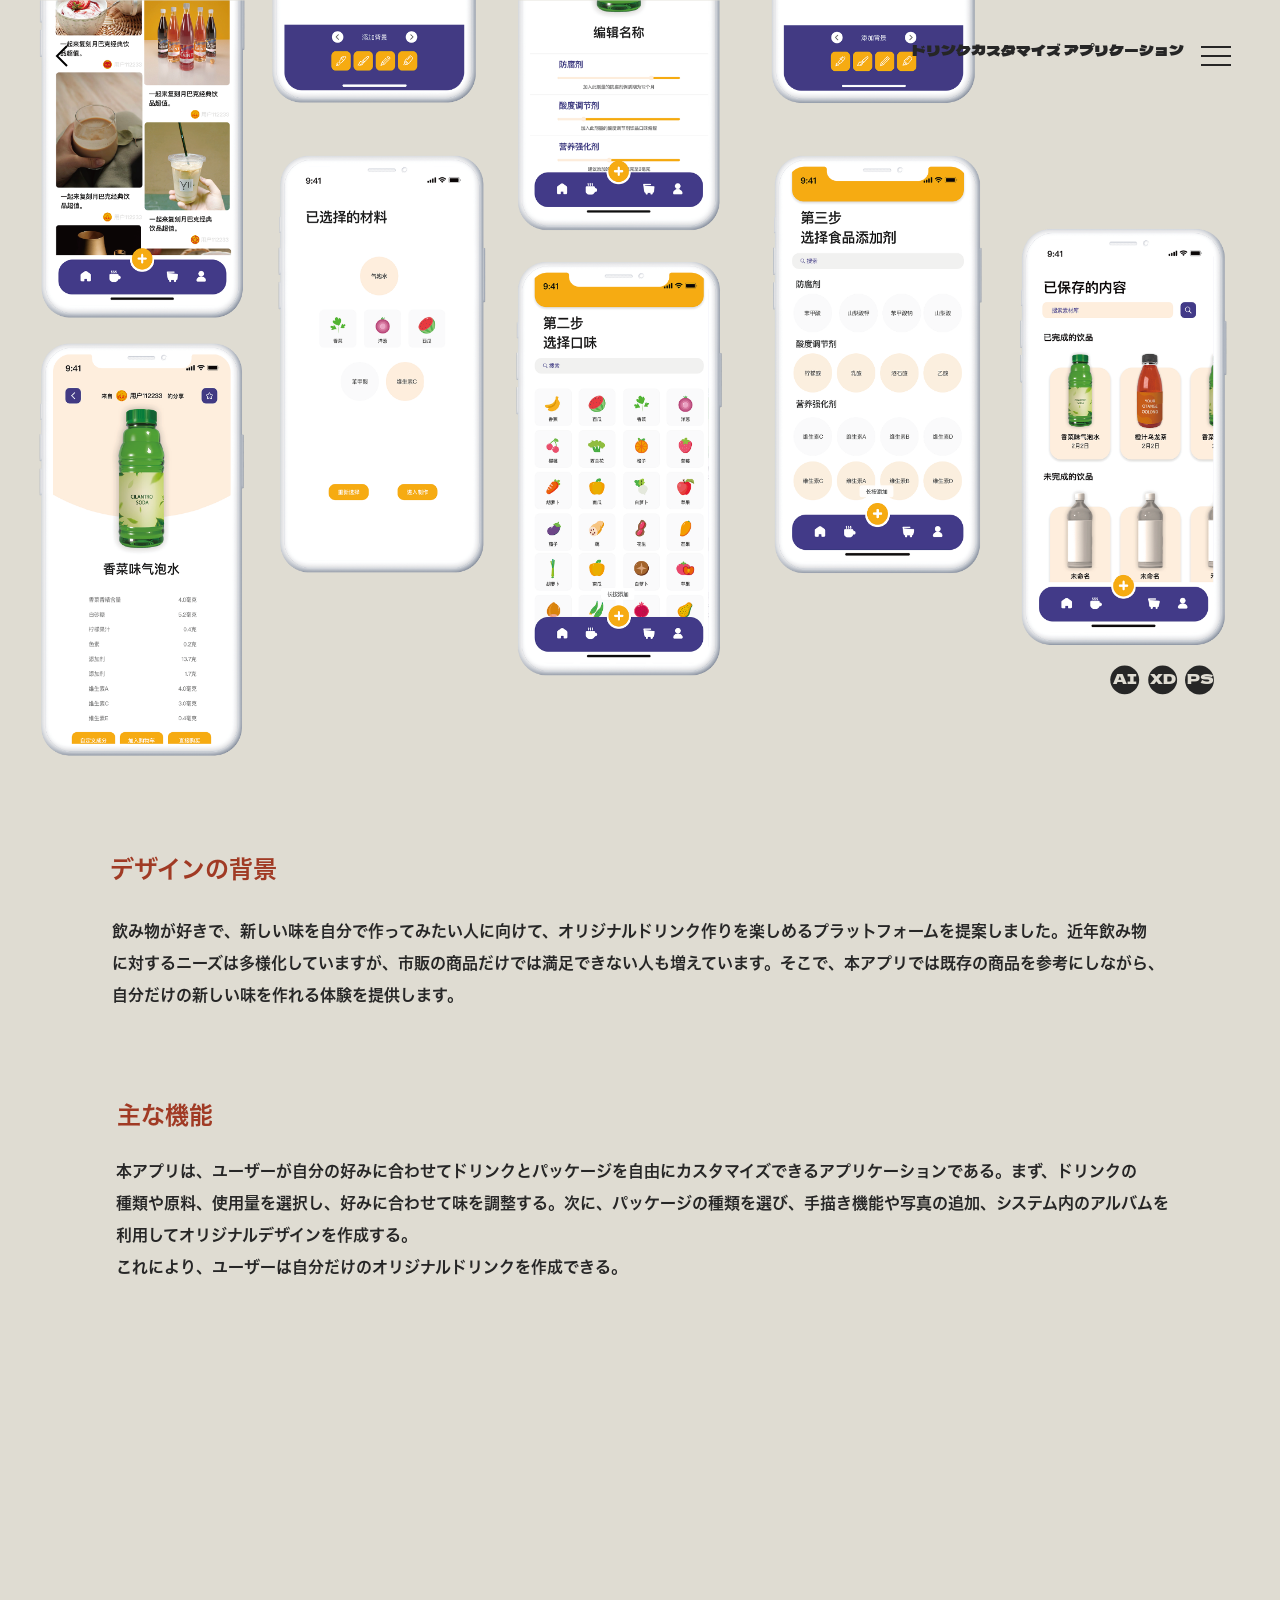
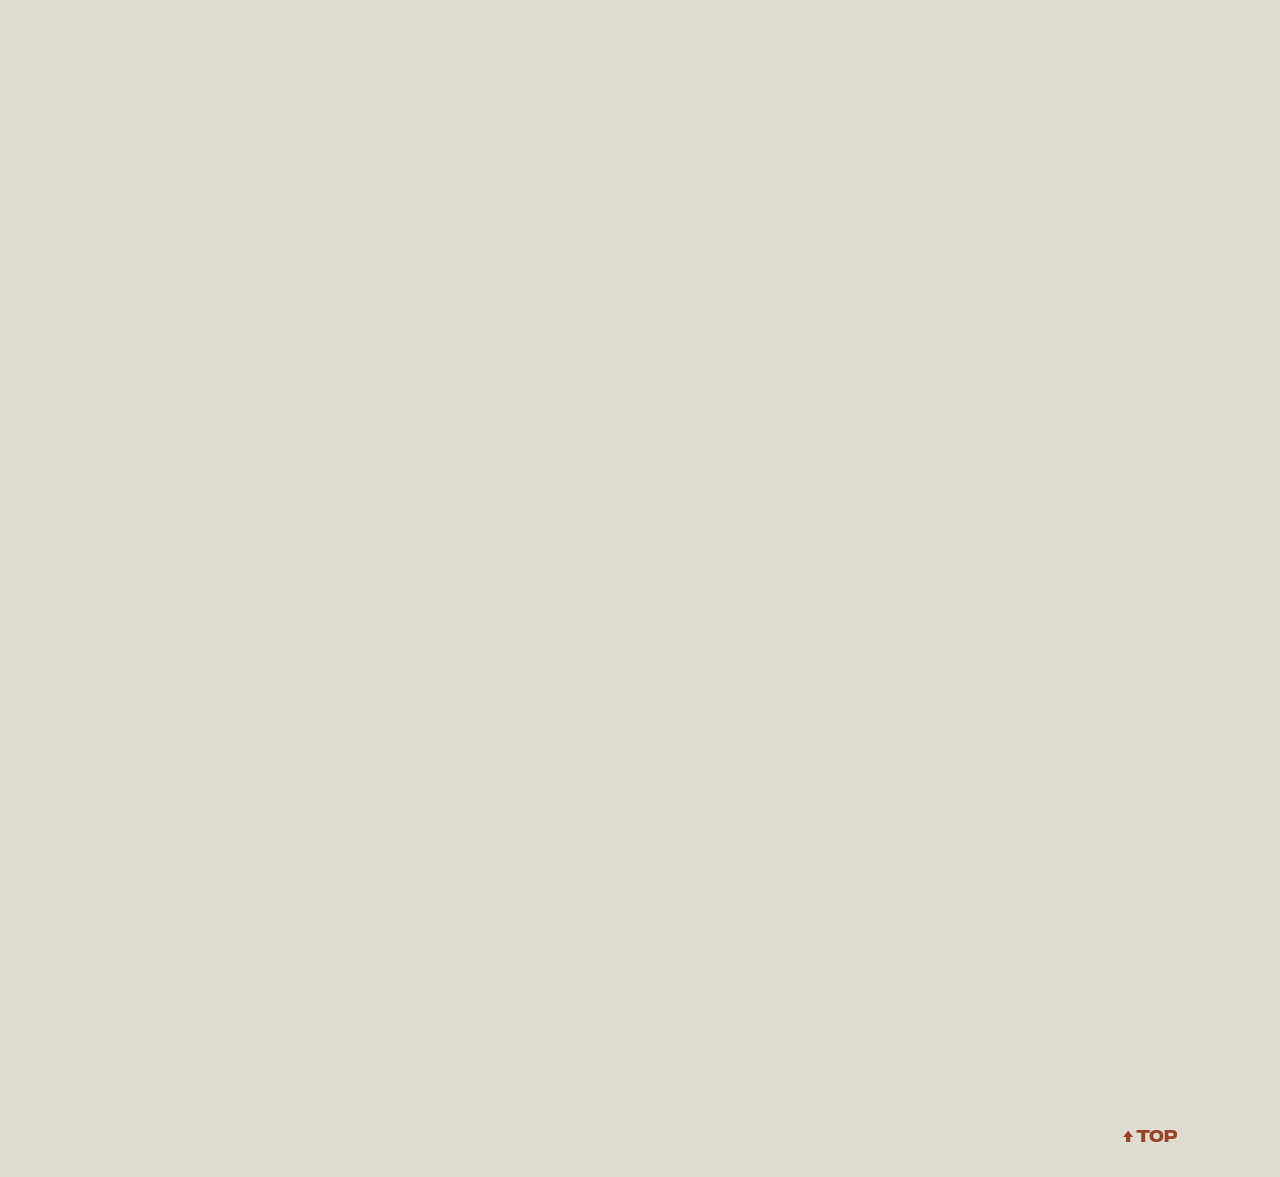
<file: drink.html>
<!doctype html><html lang="ja"><head><meta charset="UTF-8"><meta name="viewport" content="width=device-width,initial-scale=1"><meta name="theme-color" content="#dfdcd2"><title>ドリンクカスタマイズ アプリケーション — SUNYIMIN</title><link rel="stylesheet" href="styles.css"><script src="script.js" defer></script></head><body class="drink-page"><h1 class="corona-page-label">ドリンクカスタマイズ アプリケーション</h1><a class="fan-back" href="contents.html" aria-label="目次に戻る"><svg viewBox="0 0 30 30" width="30" height="30" fill="none" aria-hidden="true"><path d="M18 5 8 15l10 10" stroke="currentColor" stroke-width="2" stroke-linecap="butt" stroke-linejoin="miter"/></svg></a>
<button class="menu-toggle" type="button" aria-label="メニュー" aria-expanded="false" aria-controls="site-menu"><span></span><span></span><span></span></button>
<div class="menu-backdrop" hidden></div>
<div id="site-menu" class="site-menu" role="dialog" aria-modal="true" aria-labelledby="menu-title" hidden>
  <header class="menu-header"><span id="menu-title">MENU</span><button class="menu-close" type="button" aria-label="メニューを閉じる">×</button></header>
  <nav class="menu-links" aria-label="Main navigation">
    <a href="index.html"><span class="menu-number">01</span><span class="menu-label">HOME</span></a>
    <a href="about.html"><span class="menu-number">02</span><span class="menu-label">ABOUT ME</span></a>
    <a href="contents.html"><span class="menu-number">03</span><span class="menu-label menu-portfolio">PORTFOLIO<br>CONTENTS</span></a>
  </nav>
</div>
<main class="drink-main" id="top"><section class="drink-board"><svg xmlns="http://www.w3.org/2000/svg" xmlns:ns1="http://ns.adobe.com/AdobeIllustrator/10.0/" viewBox="0 0 841.89 530" role="img" aria-label="ドリンクカスタマイズ アプリケーションの画面デザイン"><style>
	.drink-board .drink1-st0{fill:#DFDCD2;}
	.drink-board .drink1-st1{fill:#C0BBAF;}
	.drink-board .drink1-st2{fill:#FFFFFF;}
	.drink-board .drink1-st3{fill:#262626;}
	.drink-board .drink1-st4{fill:#F4F3EE;}
	.drink-board .drink1-st5{fill:#D59A04;}
	.drink-board .drink1-st6{fill:#E7CC85;}
	.drink-board .drink1-st7{fill:#ED7545;}
	.drink-board .drink1-st8{fill:#E5AF43;}
	.drink-board .drink1-st9{fill:#E6DFD4;}
	.drink-board .drink1-st10{fill:#EA5625;}
	.drink-board .drink1-st11{fill:#F08421;}
	.drink-board .drink1-st12{fill:#F5C454;}
	.drink-board .drink1-st13{fill:#798958;}
	.drink-board .drink1-st14{fill:#A0A55A;}
	.drink-board .drink1-st15{fill:#FDE8D1;}
	.drink-board .drink1-st16{fill:#B94731;}
	.drink-board .drink1-st17{fill:none;stroke:#9E9E9E;stroke-width:0.5;stroke-miterlimit:10;}
	.drink-board .drink1-st18{fill:#9E9E9E;}
	.drink-board .drink1-st19{fill:none;stroke:#9E9E9E;stroke-width:0.5;stroke-linecap:square;stroke-miterlimit:10;}
	.drink-board .drink1-st20{fill:#DEDBD1;}
	.drink-board .drink1-st21{fill:#DD660A;stroke:#D0D0D0;stroke-miterlimit:10;}
	.drink-board .drink1-st22{fill:#B8B8B8;}
	.drink-board .drink1-st23{fill:none;stroke:#B8B8B9;stroke-miterlimit:10;}
	.drink-board .drink1-st24{fill:none;stroke:#B8B8B9;stroke-miterlimit:10;stroke-dasharray:6.0087,6.0087;}
	.drink-board .drink1-st25{fill:#B8B8B9;}
	.drink-board .drink1-st26{fill:#A13A24;}
	.drink-board .drink1-st27{fill:none;}
	.drink-board .drink1-st28{fill:none;stroke:#B8B8B9;stroke-width:0.5;stroke-miterlimit:10;stroke-dasharray:6;}
	.drink-board .drink1-st29{fill:none;stroke:#4AA96D;stroke-miterlimit:10;}
	.drink-board .drink1-st30{fill:none;stroke:#F3A30F;stroke-miterlimit:10;}
	.drink-board .drink1-st31{fill:#F3A30F;}
	.drink-board .drink1-st32{fill:#4AA96D;}
	.drink-board .drink1-st33{fill:none;stroke:#565657;stroke-width:0.5;stroke-miterlimit:10;}
	.drink-board .drink1-st34{fill:none;stroke:#6E6E6D;stroke-width:0.5;stroke-miterlimit:10;}
	.drink-board .drink1-st35{fill:none;stroke:#CDCDCD;stroke-width:0.5;stroke-miterlimit:10;}
	.drink-board .drink1-st36{fill:#FFFFFF;stroke:#CDCDCD;stroke-miterlimit:10;}
	.drink-board .drink1-st37{fill:#F29100;}
	.drink-board .drink1-st38{fill:#9C9C9C;}
	.drink-board .drink1-st39{font-family:Dela,sans-serif;}
	.drink-board .drink1-st40{font-size:9.7582px;}
	.drink-board .drink1-st41{font-size:10.502px;}
	.drink-board .drink1-st42{fill:none;stroke:#FFFFFF;stroke-width:0.75;stroke-miterlimit:10;}
	.drink-board .drink1-st43{fill:none;stroke:#1A1B1B;stroke-width:0.75;stroke-miterlimit:10;}
</style><g ns1:extraneous="self">
		<circle class="drink1-st3" cx="739.75" cy="447.16" r="9.51" />
		<text transform="translate(0 -20) matrix(1 0 0 1 731.9291 470.0439)" class="drink1-st0 drink1-st39 drink1-st40">AI</text>
		<circle class="drink1-st3" cx="764.72" cy="447.16" r="9.51" />
		<text transform="translate(0 -20) matrix(1 0 0 1 756.4379 470.0439)" class="drink1-st0 drink1-st39 drink1-st40">XD</text>
		<circle class="drink1-st3" cx="788.94" cy="447.23" r="9.51" />
		<text transform="translate(0 -20) matrix(1 0 0 1 780.4213 470.1211)" class="drink1-st0 drink1-st39 drink1-st40">PS</text>
		
			<image style="overflow:visible;" width="828" height="1176" transform="matrix(0.1891 0 0 0.1902 16.49 0.2798)" href="assets/drink-1.png">
		</image>
		
			<image style="overflow:visible;" width="832" height="1553" transform="matrix(0.1891 0 0 0.1902 16.1118 217.6219)" href="assets/drink-2.png">
		</image>
		
			<image style="overflow:visible;" width="832" height="1553" transform="matrix(0.1912 0 0 0.1923 173.1788 94.323)" href="assets/drink-3.png">
		</image>
		
			<image style="overflow:visible;" width="832" height="1553" transform="translate(0 -20) matrix(0.1912 0 0 0.1923 660.9885 161.92)" href="assets/drink-4.png">
		</image>
		
			<image style="overflow:visible;" width="832" height="1553" transform="matrix(0.1898 0 0 0.1908 329.7831 164.2154)" href="assets/drink-5.png">
		</image>
		
			<image style="overflow:visible;" width="828" height="877" transform="matrix(0.1898 0 0 0.1908 329.576 0.0317)" href="assets/drink-6.png">
		</image>
		
			<image style="overflow:visible;" width="832" height="1553" transform="matrix(0.192 0 0 0.1924 498.887 94.323)" href="assets/drink-7.png">
		</image>
		
			<image style="overflow:visible;" width="828" height="431" transform="matrix(0.1913 0 0 0.1924 496.7021 -0.0767)" href="assets/drink-8.png">
		</image>
		<g>
			</g>
		
			<image style="overflow:visible;" width="828" height="431" transform="matrix(0.1913 0 0 0.1924 168.4286 -0.2655)" href="assets/drink-9.png">
		</image>
	</g>
</svg></section><section class="drink-board drink-detail drink-detail-12"><svg xmlns="http://www.w3.org/2000/svg" xmlns:ns1="http://ns.adobe.com/AdobeIllustrator/10.0/" viewBox="0 140 841.89 365" role="img" aria-label="ドリンクアプリの制作プロセス 1"><style>
	.drink-detail-12 .drink2-st0{fill:#DFDCD2;}
	.drink-detail-12 .drink2-st1{fill:#C0BBAF;}
	.drink-detail-12 .drink2-st2{fill:#FFFFFF;}
	.drink-detail-12 .drink2-st3{fill:#262626;}
	.drink-detail-12 .drink2-st4{font-family:Dela,sans-serif;}
	.drink-detail-12 .drink2-st5{font-size:10.502px;}
	.drink-detail-12 .drink2-st6{fill:#A7A7A7;}
	.drink-detail-12 .drink2-st7{fill:#060001;}
	.drink-detail-12 .drink2-st8{fill:#A03A24;}
	.drink-detail-12 .drink2-st9{font-family:Hiragino6,sans-serif;}
	.drink-detail-12 .drink2-st10{font-size:15.8019px;}
	.drink-detail-12 .drink2-st11{fill:none;}
	.drink-detail-12 .drink2-st12{font-size:10.5346px;}
	.drink-detail-12 .drink2-st13{fill:#F4F3EE;}
	.drink-detail-12 .drink2-st14{fill:#D59A04;}
	.drink-detail-12 .drink2-st15{fill:#E7CC85;}
	.drink-detail-12 .drink2-st16{fill:#ED7545;}
	.drink-detail-12 .drink2-st17{fill:#E5AF43;}
	.drink-detail-12 .drink2-st18{fill:#E6DFD4;}
	.drink-detail-12 .drink2-st19{fill:#EA5625;}
	.drink-detail-12 .drink2-st20{fill:#F08421;}
	.drink-detail-12 .drink2-st21{fill:#F5C454;}
	.drink-detail-12 .drink2-st22{fill:#798958;}
	.drink-detail-12 .drink2-st23{fill:#A0A55A;}
	.drink-detail-12 .drink2-st24{fill:#FDE8D1;}
	.drink-detail-12 .drink2-st25{fill:#B94731;}
	.drink-detail-12 .drink2-st26{fill:none;stroke:#9E9E9E;stroke-width:0.5;stroke-miterlimit:10;}
	.drink-detail-12 .drink2-st27{fill:#9E9E9E;}
	.drink-detail-12 .drink2-st28{fill:none;stroke:#9E9E9E;stroke-width:0.5;stroke-linecap:square;stroke-miterlimit:10;}
	.drink-detail-12 .drink2-st29{fill:#DEDBD1;}
	.drink-detail-12 .drink2-st30{fill:#DD660A;stroke:#D0D0D0;stroke-miterlimit:10;}
	.drink-detail-12 .drink2-st31{fill:#B8B8B8;}
	.drink-detail-12 .drink2-st32{fill:none;stroke:#B8B8B9;stroke-miterlimit:10;}
	.drink-detail-12 .drink2-st33{fill:none;stroke:#B8B8B9;stroke-miterlimit:10;stroke-dasharray:6.0087,6.0087;}
	.drink-detail-12 .drink2-st34{fill:#B8B8B9;}
	.drink-detail-12 .drink2-st35{fill:#A13A24;}
	.drink-detail-12 .drink2-st36{fill:none;stroke:#B8B8B9;stroke-width:0.5;stroke-miterlimit:10;stroke-dasharray:6;}
	.drink-detail-12 .drink2-st37{fill:none;stroke:#4AA96D;stroke-miterlimit:10;}
	.drink-detail-12 .drink2-st38{fill:none;stroke:#F3A30F;stroke-miterlimit:10;}
	.drink-detail-12 .drink2-st39{fill:#F3A30F;}
	.drink-detail-12 .drink2-st40{fill:#4AA96D;}
	.drink-detail-12 .drink2-st41{fill:none;stroke:#565657;stroke-width:0.5;stroke-miterlimit:10;}
	.drink-detail-12 .drink2-st42{fill:none;stroke:#6E6E6D;stroke-width:0.5;stroke-miterlimit:10;}
	.drink-detail-12 .drink2-st43{fill:none;stroke:#CDCDCD;stroke-width:0.5;stroke-miterlimit:10;}
	.drink-detail-12 .drink2-st44{fill:#FFFFFF;stroke:#CDCDCD;stroke-miterlimit:10;}
	.drink-detail-12 .drink2-st45{fill:#F29100;}
	.drink-detail-12 .drink2-st46{fill:#423988;}
	.drink-detail-12 .drink2-st47{fill:none;stroke:#FFFFFF;stroke-width:0.75;stroke-miterlimit:10;}
	.drink-detail-12 .drink2-st48{fill:none;stroke:#1A1B1B;stroke-width:0.75;stroke-miterlimit:10;}
</style><g ns1:extraneous="self">
		<g>
			</g>
		<g>
			<text transform="matrix(1 0 0 1 72.5844 182.1844)" class="drink2-st8 drink2-st9 drink2-st10">デザインの背景</text>
		</g>
		<rect x="73.56" y="211.82" class="drink2-st11" width="656.97" height="63.84" />
		<text transform="matrix(1 0 0 1 73.5649 221.0907)"><tspan x="0" y="0" class="drink2-st3 drink2-st9 drink2-st12">飲み物が好きで、新しい味を自分で作ってみたい人に向けて、オリジナルドリンク作りを楽しめるプラットフォームを提案しました。近年飲み物</tspan><tspan x="0" y="21.07" class="drink2-st3 drink2-st9 drink2-st12">に対するニーズは多様化していますが、市販の商品だけでは満足できない人も増えています。そこで、本アプリでは既存の商品を参考にしながら、</tspan><tspan x="0" y="42.14" class="drink2-st3 drink2-st9 drink2-st12">自分だけの新しい味を作れる体験を提供します。</tspan></text>
		<g>
			<text transform="matrix(1 0 0 1 76.8598 344.1532)" class="drink2-st8 drink2-st9 drink2-st10">主な機能</text>
		</g>
		<g>
			<rect x="76.1" y="369.4" class="drink2-st11" width="656.97" height="58.57" />
			<text transform="matrix(1 0 0 1 76.0961 378.6698)">
<tspan x="0" y="0" class="drink2-st3 drink2-st9 drink2-st12">本アプリは、ユーザーが自分の好みに合わせてドリンクとパッケージを自由にカスタマイズできるアプリケーションである。まず、ドリンクの</tspan>
<tspan x="0" y="21.07" class="drink2-st3 drink2-st9 drink2-st12">種類や原料、使用量を選択し、好みに合わせて味を調整する。次に、パッケージの種類を選び、手描き機能や写真の追加、システム内のアルバムを</tspan>
<tspan x="0" y="42.14" class="drink2-st3 drink2-st9 drink2-st12">利用してオリジナルデザインを作成する。</tspan>
<tspan x="0" y="63.21" class="drink2-st3 drink2-st9 drink2-st12">これにより、ユーザーは自分だけのオリジナルドリンクを作成できる。</tspan>
</text>
		</g>
	</g>
</svg></section><section class="drink-board drink-detail drink-detail-13"><svg xmlns="http://www.w3.org/2000/svg" version="1.1" id="drink-board-3-图层_1" x="0px" y="0px" viewBox="0 120 841.89 390" style="enable-background:new 0 0 841.89 595.28;" xml:space="preserve" role="img" aria-label="ドリンクアプリの市場リサーチ">
<style type="text/css">
	.drink-detail-13 .drink3-st0{fill:#DFDCD2;}
	.drink-detail-13 .drink3-st1{fill:#262626;}
	.drink-detail-13 .drink3-st2{font-family:Dela,sans-serif;}
	.drink-detail-13 .drink3-st3{font-size:10.502px;}
	.drink-detail-13 .drink3-st4{fill:#A7A7A7;}
	.drink-detail-13 .drink3-st5{fill:#060001;}
	.drink-detail-13 .drink3-st6{fill:#F4F3EE;}
	.drink-detail-13 .drink3-st7{fill:#A03A24;}
	.drink-detail-13 .drink3-st8{font-family:Hiragino6,sans-serif;}
	.drink-detail-13 .drink3-st9{font-size:15.7666px;}
	.drink-detail-13 .drink3-st10{fill:none;}
	.drink-detail-13 .drink3-st11{font-family:Hiragino6,sans-serif;}
	.drink-detail-13 .drink3-st12{font-size:10.511px;}
	.drink-detail-13 .drink3-st13{fill:#D59A04;}
	.drink-detail-13 .drink3-st14{fill:#E7CC85;}
	.drink-detail-13 .drink3-st15{fill:#ED7545;}
	.drink-detail-13 .drink3-st16{fill:#E5AF43;}
	.drink-detail-13 .drink3-st17{fill:#E6DFD4;}
	.drink-detail-13 .drink3-st18{fill:#EA5625;}
	.drink-detail-13 .drink3-st19{fill:#F08421;}
	.drink-detail-13 .drink3-st20{fill:#F5C454;}
	.drink-detail-13 .drink3-st21{fill:#798958;}
	.drink-detail-13 .drink3-st22{fill:#A0A55A;}
	.drink-detail-13 .drink3-st23{fill:#FDE8D1;}
	.drink-detail-13 .drink3-st24{fill:#B94731;}
	.drink-detail-13 .drink3-st25{fill:none;stroke:#9E9E9E;stroke-width:0.5;stroke-miterlimit:10;}
	.drink-detail-13 .drink3-st26{fill:#9E9E9E;}
	.drink-detail-13 .drink3-st27{fill:#9E9D9D;}
	.drink-detail-13 .drink3-st28{font-family:Hiragino6,sans-serif;}
	.drink-detail-13 .drink3-st29{font-size:5.0471px;}
	.drink-detail-13 .drink3-st30{fill:none;stroke:#9E9E9E;stroke-width:0.5;stroke-linecap:square;stroke-miterlimit:10;}
	.drink-detail-13 .drink3-st31{fill:#545656;}
	.drink-detail-13 .drink3-st32{font-family:Hiragino6,sans-serif;}
	.drink-detail-13 .drink3-st33{font-size:5.5545px;}
	.drink-detail-13 .drink3-st34{fill:#A3A2A2;}
	.drink-detail-13 .drink3-st35{font-size:5.579px;}
	.drink-detail-13 .drink3-st36{fill:#DEDBD1;}
	.drink-detail-13 .drink3-st37{fill:#DD660A;stroke:#D0D0D0;stroke-miterlimit:10;}
	.drink-detail-13 .drink3-st38{fill:#B8B8B8;}
	.drink-detail-13 .drink3-st39{fill:none;stroke:#B8B8B9;stroke-miterlimit:10;}
	.drink-detail-13 .drink3-st40{fill:none;stroke:#B8B8B9;stroke-miterlimit:10;stroke-dasharray:6.0087,6.0087;}
	.drink-detail-13 .drink3-st41{fill:#B8B8B9;}
	.drink-detail-13 .drink3-st42{fill:#A13A24;}
	.drink-detail-13 .drink3-st43{fill:none;stroke:#B8B8B9;stroke-width:0.5;stroke-miterlimit:10;stroke-dasharray:6;}
	.drink-detail-13 .drink3-st44{fill:none;stroke:#4AA96D;stroke-miterlimit:10;}
	.drink-detail-13 .drink3-st45{fill:none;stroke:#F3A30F;stroke-miterlimit:10;}
	.drink-detail-13 .drink3-st46{fill:#F3A30F;}
	.drink-detail-13 .drink3-st47{fill:#4AA96D;}
	.drink-detail-13 .drink3-st48{fill:#FFFFFF;}
	.drink-detail-13 .drink3-st49{fill:none;stroke:#565657;stroke-width:0.5;stroke-miterlimit:10;}
	.drink-detail-13 .drink3-st50{fill:none;stroke:#6E6E6D;stroke-width:0.5;stroke-miterlimit:10;}
	.drink-detail-13 .drink3-st51{fill:none;stroke:#CDCDCD;stroke-width:0.5;stroke-miterlimit:10;}
	.drink-detail-13 .drink3-st52{fill:#FFFFFF;stroke:#CDCDCD;stroke-miterlimit:10;}
	.drink-detail-13 .drink3-st53{fill:#F29100;}
	.drink-detail-13 .drink3-st54{fill:#423988;}
</style>
<g>
	</g>
<path class="drink3-st6" d="M226.67,479.67H81.9c-18.68,0-33.82-15.14-33.82-33.82V174.07c0-18.68,15.14-33.82,33.82-33.82h144.77  c18.68,0,33.82,15.14,33.82,33.82v271.78C260.49,464.53,245.35,479.67,226.67,479.67z" />
<g>
	<text transform="matrix(1 0 0 1 66.9993 174.0905)" class="drink3-st7 drink3-st8 drink3-st9">市場リサーチ</text>
</g>
<rect x="67" y="223.28" class="drink3-st10" width="176.85" height="234.06" />
<text transform="matrix(1 0 0 1 66.9993 232.526)"><tspan x="0" y="0" class="drink3-st1 drink3-st11 drink3-st12">中国国家統計局の2021年の一人当</tspan><tspan x="0" y="18.39" class="drink3-st1 drink3-st11 drink3-st12">たり消費支出データによると、食品</tspan><tspan x="0" y="36.79" class="drink3-st1 drink3-st11 drink3-st12">・飲料関連の支出は家計消費の約30</tspan><tspan x="0" y="55.18" class="drink3-st1 drink3-st11 drink3-st12">％を占めています。生活水準の向上</tspan><tspan x="0" y="73.58" class="drink3-st1 drink3-st11 drink3-st12">や消費スタイルの変化に伴い、飲料</tspan><tspan x="0" y="91.97" class="drink3-st1 drink3-st11 drink3-st12">に対するニーズも多様化しており、</tspan><tspan x="0" y="110.37" class="drink3-st1 drink3-st11 drink3-st12">健康、品質、体験価値への関心が高</tspan><tspan x="0" y="128.76" class="drink3-st1 drink3-st11 drink3-st12">まっています。</tspan><tspan x="0" y="147.15" class="drink3-st1 drink3-st11 drink3-st12">また、現在の飲料市場では、単に喉</tspan><tspan x="0" y="165.55" class="drink3-st1 drink3-st11 drink3-st12">を潤すだけでなく、栄養、健康管理</tspan><tspan x="0" y="183.94" class="drink3-st1 drink3-st11 drink3-st12">、個性楽しさなど、さまざまな価値</tspan><tspan x="0" y="202.34" class="drink3-st1 drink3-st11 drink3-st12">が求められています。そのため、ユ</tspan><tspan x="0" y="220.73" class="drink3-st1 drink3-st11 drink3-st12">ーザー自身が飲み物作りに参加でき</tspan></text>
<path class="drink3-st6" d="M730.76,477.48H307.45c-18.68,0-33.82-15.14-33.82-33.82V171.88c0-18.68,15.14-33.82,33.82-33.82h423.32  c18.68,0,33.82,15.14,33.82,33.82v271.78C764.58,462.34,749.44,477.48,730.76,477.48z" />
<rect x="292.39" y="400.03" class="drink3-st10" width="455.11" height="54.68" />
<text transform="matrix(1 0 0 1 292.3938 409.2789)"><tspan x="0" y="0" class="drink3-st1 drink3-st11 drink3-st12">人々の生活水準の向上に伴い、食品や飲料に対するニーズは、単に基本的な生理的欲求を満たす</tspan><tspan x="0" y="18.39" class="drink3-st1 drink3-st11 drink3-st12">だけでなく、多様な価値を求める傾向へと変化しています。消費者は味や品質だけでなく、健康</tspan><tspan x="0" y="36.79" class="drink3-st1 drink3-st11 drink3-st12">、体験、個性などにも注目するようになり、飲料に求める価値観も多様化しています。</tspan></text>
<g>
	<g>
		<g>
			<path class="drink3-st13" d="M401.68,283.29l-49.2-39.84c12.32-15.22,29.62-23.47,49.2-23.47V283.29z" />
		</g>
	</g>
	<g>
		<g>
			<path class="drink3-st14" d="M401.68,283.29l-62.69,8.81c-2.53-18,2.05-34.52,13.49-48.65L401.68,283.29z" />
		</g>
	</g>
	<g>
		<g>
			<path class="drink3-st15" d="M401.68,283.29l-36.31,51.86c-14.89-10.43-23.85-25.04-26.38-43.05L401.68,283.29z" />
		</g>
	</g>
	<g>
		<g>
			<path class="drink3-st16" d="M401.68,283.29v63.31c-13.99,0-24.86-3.43-36.31-11.45L401.68,283.29z" />
		</g>
	</g>
	<g>
		<g>
			<path class="drink3-st17" d="M401.68,283.29l34.48,53.1c-10.56,6.86-21.89,10.21-34.48,10.21V283.29z" />
		</g>
	</g>
	<g>
		<g>
			<path class="drink3-st18" d="M401.68,283.29l57.38,26.76c-5.32,11.41-12.34,19.48-22.9,26.34L401.68,283.29z" />
		</g>
	</g>
	<g>
		<g>
			<path class="drink3-st19" d="M401.68,283.29l62.69-8.81c1.75,12.46,0,24.16-5.32,35.57L401.68,283.29z" />
		</g>
	</g>
	<g>
		<g>
			<path class="drink3-st20" d="M401.68,283.29l55.37-30.69c4.07,7.34,6.15,13.57,7.32,21.88L401.68,283.29z" />
		</g>
	</g>
	<g>
		<g>
			<path class="drink3-st21" d="M401.68,283.29l39.84-49.2c6.52,5.28,11.46,11.17,15.53,18.51L401.68,283.29z" />
		</g>
	</g>
	<g>
		<g>
			<path class="drink3-st22" d="M401.68,283.29l19.56-60.21c7.98,2.59,13.76,5.73,20.28,11.01L401.68,283.29z" />
		</g>
	</g>
	<g>
		<g>
			<path class="drink3-st23" d="M401.68,283.29l3.31-63.22c5.59,0.29,10.93,1.28,16.25,3.01L401.68,283.29z" />
		</g>
	</g>
	<g>
		<g>
			<g>
				<path class="drink3-st24" d="M401.68,283.29v-63.31c1.4,0,1.92,0.01,3.31,0.09L401.68,283.29z" />
			</g>
		</g>
	</g>
</g>
<g>
	<g>
		<line class="drink3-st25" x1="324.55" y1="234.37" x2="358.78" y2="234.37" />
		<g>
			<circle class="drink3-st26" cx="324.64" cy="234.37" r="1.88" />
		</g>
	</g>
</g>
<g>
	<g>
		<line class="drink3-st25" x1="324.55" y1="259.14" x2="340.89" y2="259.14" />
		<g>
			<circle class="drink3-st26" cx="324.64" cy="259.14" r="1.88" />
		</g>
	</g>
</g>
<g>
	<g>
		<line class="drink3-st25" x1="324.55" y1="300.9" x2="338.13" y2="300.9" />
		<g>
			<circle class="drink3-st26" cx="324.64" cy="300.9" r="1.88" />
		</g>
	</g>
</g>
<g>
	<g>
		<line class="drink3-st25" x1="327.07" y1="341.04" x2="370.25" y2="341.04" />
		<g>
			<circle class="drink3-st26" cx="327.16" cy="341.04" r="1.88" />
		</g>
	</g>
</g>
<g>
	<g>
		<line class="drink3-st25" x1="428.52" y1="341.52" x2="479.72" y2="341.52" />
		<g>
			<circle class="drink3-st26" cx="479.62" cy="341.52" r="1.88" />
		</g>
	</g>
</g>
<text transform="matrix(1 0 0 1 307.634 236.0612)" class="drink3-st27 drink3-st28 drink3-st29">14%</text>
<text transform="matrix(1 0 0 1 307.634 261.0074)" class="drink3-st27 drink3-st28 drink3-st29">13%</text>
<text transform="matrix(1 0 0 1 307.634 303.2203)" class="drink3-st27 drink3-st28 drink3-st29">13%</text>
<text transform="matrix(1 0 0 1 310.1594 342.1178)" class="drink3-st27 drink3-st28 drink3-st29">10%</text>
<text transform="matrix(1 0 0 1 485.9094 343.233)" class="drink3-st27 drink3-st28 drink3-st29">9%</text>
<g>
	<g>
		<line class="drink3-st25" x1="454.67" y1="320.08" x2="479.72" y2="320.08" />
		<g>
			<circle class="drink3-st26" cx="479.62" cy="320.08" r="1.88" />
		</g>
	</g>
</g>
<text transform="matrix(1 0 0 1 485.9094 320.2906)" class="drink3-st27 drink3-st28 drink3-st29">9%</text>
<g>
	<g>
		<line class="drink3-st25" x1="465.23" y1="294.93" x2="479.72" y2="294.93" />
		<g>
			<circle class="drink3-st26" cx="479.63" cy="294.93" r="1.88" />
		</g>
	</g>
</g>
<text transform="matrix(1 0 0 1 485.9094 296.4323)" class="drink3-st27 drink3-st28 drink3-st29">9%</text>
<g>
	<g>
		<line class="drink3-st25" x1="463.85" y1="265.57" x2="479.72" y2="265.57" />
		<g>
			<circle class="drink3-st26" cx="479.63" cy="265.57" r="1.88" />
		</g>
	</g>
</g>
<g>
	<g>
		<line class="drink3-st25" x1="455.59" y1="248.2" x2="479.72" y2="248.2" />
		<g>
			<circle class="drink3-st26" cx="479.62" cy="248.2" r="1.88" />
		</g>
	</g>
</g>
<text transform="matrix(1 0 0 1 485.9094 267.1393)" class="drink3-st27 drink3-st28 drink3-st29">6%</text>
<text transform="matrix(1 0 0 1 485.9094 249.8541)" class="drink3-st27 drink3-st28 drink3-st29">6%</text>
<g>
	<g>
		<line class="drink3-st25" x1="438.62" y1="229.78" x2="480.18" y2="229.57" />
		<g>
			<path class="drink3-st26" d="M480.09,231.45c1.04-0.01,1.88-0.85,1.87-1.89s-0.85-1.88-1.89-1.87c-1.04,0.01-1.88,0.85-1.87,1.89     C478.21,230.62,479.05,231.46,480.09,231.45z" />
		</g>
	</g>
</g>
<text transform="matrix(1 0 0 1 485.9094 231.2174)" class="drink3-st27 drink3-st28 drink3-st29">6%</text>
<g>
	<g>
		<line class="drink3-st30" x1="417.05" y1="216.93" x2="479.72" y2="216.91" />
		<g>
			<path class="drink3-st26" d="M479.62,218.79c1.04,0,1.88-0.84,1.88-1.88s-0.84-1.88-1.88-1.88s-1.88,0.84-1.88,1.88     S478.59,218.79,479.62,218.79z" />
		</g>
	</g>
</g>
<line class="drink3-st30" x1="417.05" y1="216.93" x2="417.05" y2="218.99" />
<g>
	<g>
		<line class="drink3-st30" x1="403.5" y1="208.45" x2="479.73" y2="208.43" />
		<g>
			<path class="drink3-st26" d="M479.64,210.31c1.04,0,1.88-0.84,1.88-1.88s-0.84-1.88-1.88-1.88c-1.04,0-1.88,0.84-1.88,1.88     S478.6,210.31,479.64,210.31z" />
		</g>
	</g>
</g>
<line class="drink3-st30" x1="403.5" y1="208.45" x2="403.5" y2="218.99" />
<text transform="matrix(1 0 0 1 485.9094 218.8405)" class="drink3-st27 drink3-st28 drink3-st29">4%</text>
<text transform="matrix(1 0 0 1 486.9153 210.2799)" class="drink3-st27 drink3-st28 drink3-st29">1%</text>
<text transform="matrix(1 0 0 1 551.1946 286.7975)" class="drink3-st31 drink3-st32 drink3-st33">個人的な興味</text>
<text transform="matrix(1 0 0 1 551.1223 298.2574)" class="drink3-st31 drink3-st32 drink3-st33">食べることを体験する</text>
<text transform="matrix(1 0 0 1 668.3167 335.7526)" class="drink3-st31 drink3-st32 drink3-st33">個性を明らかにする</text>
<text transform="matrix(1 0 0 1 550.7053 309.2047)" class="drink3-st31 drink3-st32 drink3-st33">エネルギーと水分を補給する</text>
<text transform="matrix(1 0 0 1 551.2004 320.8561)" class="drink3-st31 drink3-st32 drink3-st33">ストレスを軽減し、心身を楽しむ</text>
<text transform="matrix(1 0 0 1 551.2004 332.2623)" class="drink3-st31 drink3-st32 drink3-st33">フィットネスシェイプ</text>
<text transform="matrix(1 0 0 1 551.0286 343.5699)"><tspan x="0" y="0" class="drink3-st31 drink3-st28 drink3-st33">尝鲜</tspan><tspan x="11.11" y="0" class="drink3-st31 drink3-st32 drink3-st33">、丰富体</tspan><tspan x="33.33" y="0" class="drink3-st31 drink3-st28 drink3-st33">验</tspan><tspan x="38.88" y="0" class="drink3-st31 drink3-st32 drink3-st33">、增强生活情趣</tspan></text>
<text transform="matrix(1 0 0 1 551.1614 355.4508)" class="drink3-st31 drink3-st32 drink3-st33">生活習慣</text>
<text transform="matrix(1 0 0 1 668.2776 286.9078)" class="drink3-st31 drink3-st32 drink3-st33">パーティーなどのニーズ</text>
<text transform="matrix(1 0 0 1 668.3215 299.485)" class="drink3-st31 drink3-st32 drink3-st33">健康を調節する</text>
<text transform="matrix(1 0 0 1 668.4446 310.9196)" class="drink3-st31 drink3-st32 drink3-st33">ブランド文化を了解する</text>
<text transform="matrix(1 0 0 1 668.178 323.5602)" class="drink3-st31 drink3-st32 drink3-st33">特殊な体質ニーズに配慮</text>
<circle class="drink3-st20" cx="541.63" cy="284.79" r="3.28" />
<circle class="drink3-st14" cx="541.63" cy="296.26" r="3.28" />
<circle class="drink3-st15" cx="541.63" cy="307.2" r="3.28" />
<circle class="drink3-st16" cx="541.63" cy="318.85" r="3.28" />
<circle class="drink3-st17" cx="541.63" cy="330.25" r="3.28" />
<circle class="drink3-st18" cx="541.63" cy="341.58" r="3.28" />
<circle class="drink3-st19" cx="541.63" cy="353.47" r="3.28" />
<circle class="drink3-st20" cx="658.79" cy="284.91" r="3.28" />
<circle class="drink3-st21" cx="658.91" cy="297.49" r="3.28" />
<circle class="drink3-st22" cx="658.91" cy="308.93" r="3.28" />
<circle class="drink3-st23" cx="658.91" cy="321.58" r="3.28" />
<circle class="drink3-st24" cx="658.91" cy="333.91" r="3.28" />
<g>
	<text transform="matrix(1 0 0 1 364.7405 366.6158)" class="drink3-st34 drink3-st32 drink3-st35">2021年 食品・飲料消費ニーズ分析</text>
</g>
<rect x="628.54" y="231.22" class="drink3-st36" width="0.52" height="0.52" />
<g>
	<text transform="matrix(1 0 0 1 298.4534 174.0905)" class="drink3-st7 drink3-st8 drink3-st9">市場分析</text>
</g>
</svg></section><section class="drink-board drink-detail drink-new-3"><svg xmlns="http://www.w3.org/2000/svg" version="1.1" x="0px" y="0px" viewBox="0 80 841.89 400" style="enable-background:new 0 0 841.89 595.28;" xml:space="preserve" role="img" aria-label="ユーザーインタビュー">
<style type="text/css">
	.drink-new3-st0{fill:#DFDCD2;}
	.drink-new3-st1{fill:#F4F3EE;}
	.drink-new3-st2{fill:#D59A04;}
	.drink-new3-st3{fill:#E7CC85;}
	.drink-new3-st4{fill:#ED7545;}
	.drink-new3-st5{fill:#E5AF43;}
	.drink-new3-st6{fill:#E6DFD4;}
	.drink-new3-st7{fill:#EA5625;}
	.drink-new3-st8{fill:#F08421;}
	.drink-new3-st9{fill:#F5C454;}
	.drink-new3-st10{fill:#798958;}
	.drink-new3-st11{fill:#A0A55A;}
	.drink-new3-st12{fill:#FDE8D1;}
	.drink-new3-st13{fill:#B94731;}
	.drink-new3-st14{fill:none;stroke:#9E9E9E;stroke-width:0.5;stroke-miterlimit:10;}
	.drink-new3-st15{fill:#9E9E9E;}
	.drink-new3-st16{fill:none;stroke:#9E9E9E;stroke-width:0.5;stroke-linecap:square;stroke-miterlimit:10;}
	.drink-new3-st17{fill:#DEDBD1;}
	.drink-new3-st18{fill:#262626;}
	.drink-new3-st19{font-family:Dela,sans-serif;}
	.drink-new3-st20{font-size:10.502px;}
	.drink-new3-st21{fill:#A7A7A7;}
	.drink-new3-st22{fill:#060001;}
	.drink-new3-st23{fill:#A03A24;}
	.drink-new3-st24{font-family:Hiragino6,sans-serif;}
	.drink-new3-st25{font-size:15.7361px;}
	.drink-new3-st26{fill:none;}
	.drink-new3-st27{font-family:Hiragino6,sans-serif;}
	.drink-new3-st28{font-size:10.4908px;}
	.drink-new3-st29{fill:#A13A24;}
	.drink-new3-st30{font-size:26.2269px;}
	.drink-new3-st31{fill:#DD660A;stroke:#D0D0D0;stroke-miterlimit:10;}
	.drink-new3-st32{fill:#B8B8B8;}
	.drink-new3-st33{fill:none;stroke:#B8B8B9;stroke-miterlimit:10;}
	.drink-new3-st34{fill:none;stroke:#B8B8B9;stroke-miterlimit:10;stroke-dasharray:6.0087,6.0087;}
	.drink-new3-st35{fill:#B8B8B9;}
	.drink-new3-st36{fill:none;stroke:#B8B8B9;stroke-width:0.5;stroke-miterlimit:10;stroke-dasharray:6;}
	.drink-new3-st37{fill:none;stroke:#4AA96D;stroke-miterlimit:10;}
	.drink-new3-st38{fill:none;stroke:#F3A30F;stroke-miterlimit:10;}
	.drink-new3-st39{fill:#F3A30F;}
	.drink-new3-st40{fill:#4AA96D;}
	.drink-new3-st41{fill:#FFFFFF;}
	.drink-new3-st42{fill:none;stroke:#565657;stroke-width:0.5;stroke-miterlimit:10;}
	.drink-new3-st43{fill:none;stroke:#6E6E6D;stroke-width:0.5;stroke-miterlimit:10;}
	.drink-new3-st44{fill:none;stroke:#CDCDCD;stroke-width:0.5;stroke-miterlimit:10;}
	.drink-new3-st45{fill:#FFFFFF;stroke:#CDCDCD;stroke-miterlimit:10;}
	.drink-new3-st46{fill:#F29100;}
	.drink-new3-st47{fill:#423988;}
</style>
<g>
	</g>
<path class="drink-new3-st1" d="M724.17,264.9H83.25c-18.68,0-33.82-15.14-33.82-33.82v-32.9c0-18.68,15.14-33.82,33.82-33.82h640.92  c18.68,0,33.82,15.14,33.82,33.82v32.9C757.99,249.76,742.85,264.9,724.17,264.9z" />
<g>
	<text transform="matrix(1 0 0 1 69.0577 198.5551)" class="drink-new3-st23 drink-new3-st24 drink-new3-st25">地域</text>
</g>
<g>
	<rect x="69.39" y="213.21" class="drink-new3-st26" width="674.82" height="31.66" />
	<text transform="matrix(1 0 0 1 69.3887 222.4359)"><tspan x="0" y="0" class="drink-new3-st18 drink-new3-st27 drink-new3-st28">被験者の主な居住地域は中国東部であり、その中でも山東省の利用者が多くを占めています。次いで、北京市、河北省、天津市、江蘇省、広東</tspan><tspan x="0" y="18.36" class="drink-new3-st18 drink-new3-st27 drink-new3-st28">省などの地域にも利用者が分布しています。</tspan></text>
</g>
<g>
	<text transform="matrix(1 0 0 1 51.8165 105.4994)" class="drink-new3-st29 drink-new3-st19 drink-new3-st30">ユーザーインタビュー</text>
</g>
<path class="drink-new3-st1" d="M731.11,331.72H76.31c-14.85,0-26.88-12.04-26.88-26.88v0c0-14.85,12.04-26.88,26.88-26.88h654.79  c14.85,0,26.88,12.04,26.88,26.88v0C757.99,319.69,745.95,331.72,731.11,331.72z" />
<g>
	<text transform="matrix(1 0 0 1 69.1524 308.9418)" class="drink-new3-st23 drink-new3-st24 drink-new3-st25">基本情報</text>
</g>
<g>
	<rect x="146.08" y="300.18" class="drink-new3-st26" width="411.67" height="9.71" />
	<text transform="matrix(1 0 0 1 146.084 309.4076)" class="drink-new3-st18 drink-new3-st27 drink-new3-st28">回答者の基本情報には、氏名、性別、年齢、職業などが含まれています。</text>
</g>
<path class="drink-new3-st1" d="M724.17,462.51H83.25c-18.68,0-33.82-15.14-33.82-33.82v-50.48c0-18.68,15.14-33.82,33.82-33.82h640.92  c18.68,0,33.82,15.14,33.82,33.82v50.48C757.99,447.37,742.85,462.51,724.17,462.51z" />
<g>
	<text transform="matrix(1 0 0 1 69.0577 376.5863)" class="drink-new3-st23 drink-new3-st24 drink-new3-st25">機能について</text>
</g>
<g>
	<rect x="69.39" y="391.24" class="drink-new3-st26" width="501.99" height="53.08" />
	<text transform="matrix(1 0 0 1 69.3887 400.4681)"><tspan x="0" y="0" class="drink-new3-st18 drink-new3-st27 drink-new3-st28">・現在、飲料関連のアプリを利用していますか。また、それらに満足していますか。</tspan><tspan x="0" y="18.36" class="drink-new3-st18 drink-new3-st27 drink-new3-st28">・カスタムドリンク作成アプリがあれば、利用してみたいと思いますか。</tspan><tspan x="0" y="36.72" class="drink-new3-st18 drink-new3-st27 drink-new3-st28">・カスタムドリンクアプリには、どのような機能を期待しますか。</tspan></text>
</g>
</svg></section><section class="drink-board drink-detail drink-new-4"><svg xmlns="http://www.w3.org/2000/svg" xmlns:html="http://www.w3.org/1999/xhtml" version="1.1" x="0px" y="0px" viewBox="0 80 841.89 480" style="enable-background:new 0 0 841.89 595.28;" xml:space="preserve" role="img" aria-label="ペルソナ">
<style type="text/css">
	.drink-new4-st0{fill:#DFDCD2;}
	.drink-new4-st1{fill:#F4F3EE;}
	.drink-new4-st2{fill:#D59A04;}
	.drink-new4-st3{fill:#E7CC85;}
	.drink-new4-st4{fill:#ED7545;}
	.drink-new4-st5{fill:#E5AF43;}
	.drink-new4-st6{fill:#E6DFD4;}
	.drink-new4-st7{fill:#EA5625;}
	.drink-new4-st8{fill:#F08421;}
	.drink-new4-st9{fill:#F5C454;}
	.drink-new4-st10{fill:#798958;}
	.drink-new4-st11{fill:#A0A55A;}
	.drink-new4-st12{fill:#FDE8D1;}
	.drink-new4-st13{fill:#B94731;}
	.drink-new4-st14{fill:none;stroke:#9E9E9E;stroke-width:0.5;stroke-miterlimit:10;}
	.drink-new4-st15{fill:#9E9E9E;}
	.drink-new4-st16{fill:none;stroke:#9E9E9E;stroke-width:0.5;stroke-linecap:square;stroke-miterlimit:10;}
	.drink-new4-st17{fill:#DEDBD1;}
	.drink-new4-st18{fill:#262626;}
	.drink-new4-st19{font-family:Dela,sans-serif;}
	.drink-new4-st20{font-size:10.502px;}
	.drink-new4-st21{fill:#A7A7A7;}
	.drink-new4-st22{fill:#060001;}
	.drink-new4-st23{fill:#A13A24;}
	.drink-new4-st24{font-size:26.3183px;}
	.drink-new4-st25{fill:#953823;}
	.drink-new4-st26{font-family:Hiragino6,sans-serif;}
	.drink-new4-st27{font-size:9.5295px;}
	.drink-new4-st28{fill:#1F2121;}
	.drink-new4-st29{font-size:6.8453px;}
	.drink-new4-st30{fill:#DD660A;stroke:#D0D0D0;stroke-miterlimit:10;}
	.drink-new4-st31{fill:#212222;}
	.drink-new4-st32{font-family:Hiragino6,sans-serif;}
	.drink-new4-st33{font-size:6.8119px;}
	.drink-new4-st34{fill:#B8B8B8;}
	.drink-new4-st35{fill:none;}
	.drink-new4-st36{font-size:6.1261px;}
	.drink-new4-st37{fill:none;stroke:#B8B8B9;stroke-miterlimit:10;}
	.drink-new4-st38{fill:none;stroke:#B8B8B9;stroke-miterlimit:10;stroke-dasharray:6.0087,6.0087;}
	.drink-new4-st39{fill:#B8B8B9;}
	.drink-new4-st40{fill:none;stroke:#B8B8B9;stroke-width:0.5;stroke-miterlimit:10;stroke-dasharray:6;}
	.drink-new4-st41{fill:none;stroke:#4AA96D;stroke-miterlimit:10;}
	.drink-new4-st42{fill:none;stroke:#F3A30F;stroke-miterlimit:10;}
	.drink-new4-st43{fill:#F3A30F;}
	.drink-new4-st44{fill:#4AA96D;}
	.drink-new4-st45{fill:#FFFFFF;}
	.drink-new4-st46{fill:none;stroke:#565657;stroke-width:0.5;stroke-miterlimit:10;}
	.drink-new4-st47{fill:none;stroke:#6E6E6D;stroke-width:0.5;stroke-miterlimit:10;}
	.drink-new4-st48{fill:none;stroke:#CDCDCD;stroke-width:0.5;stroke-miterlimit:10;}
	.drink-new4-st49{fill:#FFFFFF;stroke:#CDCDCD;stroke-miterlimit:10;}
	.drink-new4-st50{fill:#F29100;}
	.drink-new4-st51{fill:#423988;}
</style>
<g>
	</g>
<path class="drink-new4-st1" d="M709.67,255.44H94.35c-18.68,0-33.82-15.14-33.82-33.82v-44.22c0-18.68,15.14-33.82,33.82-33.82h615.32  c18.68,0,33.82,15.14,33.82,33.82v44.22C743.49,240.3,728.35,255.44,709.67,255.44z" />
<g>
	<text transform="matrix(1 0 0 1 69.7216 106.264)" class="drink-new4-st23 drink-new4-st19 drink-new4-st24">ぺルソナ</text>
</g>
<g>
	<text transform="matrix(1 0 0 1 257.2089 174.6341)" class="drink-new4-st25 drink-new4-st26 drink-new4-st27">趣味</text>
</g>
<g>
	<text transform="matrix(1 0 0 1 428.2782 185.7181)" class="drink-new4-st25 drink-new4-st26 drink-new4-st27">ニーズ</text>
</g>
<g>
	<text transform="matrix(1 0 0 1 591.0673 188.6653)" class="drink-new4-st28 drink-new4-st26 drink-new4-st29">満足</text>
</g>
<g>
	<text transform="matrix(1 0 0 1 644.8407 188.6829)" class="drink-new4-st28 drink-new4-st26 drink-new4-st29">一般</text>
</g>
<g>
	<text transform="matrix(1 0 0 1 701.6766 188.6829)" class="drink-new4-st28 drink-new4-st26 drink-new4-st29">無感</text>
</g>
<g>
	<text transform="matrix(1 0 0 1 591.9442 237.9769)" class="drink-new4-st28 drink-new4-st26 drink-new4-st29">接受</text>
</g>
<g>
	<text transform="matrix(1 0 0 1 645.3778 237.9769)" class="drink-new4-st28 drink-new4-st26 drink-new4-st29">一般</text>
</g>
<g>
	<text transform="matrix(1 0 0 1 702.5536 237.9368)" class="drink-new4-st28 drink-new4-st26 drink-new4-st29">排斥</text>
</g>
<g>
	<text transform="matrix(1 0 0 1 587.9198 165.3616)" class="drink-new4-st25 drink-new4-st26 drink-new4-st27">既存アプリの満足度</text>
</g>
<g>
	<text transform="matrix(1 0 0 1 587.4813 211.6341)" class="drink-new4-st25 drink-new4-st26 drink-new4-st27">カスタムアプリの受け入れ度</text>
</g>
<line class="drink-new4-st30" x1="236.21" y1="169.05" x2="236.21" y2="234.9" />
<g>
	<text transform="matrix(1 0 0 1 174.4012 174.9573)" class="drink-new4-st25 drink-new4-st26 drink-new4-st27">基本情報</text>
</g>
<g>
	<text transform="matrix(1 0 0 1 199.995 230.9026)" class="drink-new4-st31 drink-new4-st32 drink-new4-st33">小学生</text>
</g>
<text transform="matrix(1 0 0 1 173.5575 188.3284)" class="drink-new4-st31 drink-new4-st32 drink-new4-st33">姓名</text>
<g>
	<text transform="matrix(1 0 0 1 173.5575 202.5198)" class="drink-new4-st31 drink-new4-st32 drink-new4-st33">性別</text>
</g>
<g>
	<text transform="matrix(1 0 0 1 199.995 188.3284)" class="drink-new4-st31 drink-new4-st32 drink-new4-st33">花子</text>
</g>
<g>
	<text transform="matrix(0.9793 0 0 1 200.1356 202.5198)" class="drink-new4-st31 drink-new4-st32 drink-new4-st33">女性</text>
</g>
<g>
	<text transform="matrix(1 0 0 1 173.5575 216.7112)" class="drink-new4-st31 drink-new4-st32 drink-new4-st33">年齢</text>
</g>
<g>
	<text transform="matrix(1 0 0 1 173.5575 230.9026)" class="drink-new4-st31 drink-new4-st32 drink-new4-st33">職業</text>
</g>
<g>
	<text transform="matrix(1 0 0 1 199.995 216.7103)" class="drink-new4-st31 drink-new4-st32 drink-new4-st33">11才</text>
</g>
<g>
	<defs>
		<circle id="drink-board-5-SVGID_1_" cx="120.21" cy="196.71" r="32.07" />
	</defs>
	<clipPath id="drink-board-5-SVGID_00000175291561034970589920000008188925399236885679_">
		<circle cx="120.21" cy="196.71" r="32.07" />
	</clipPath>
	<g style="clip-path:url(#drink-board-5-SVGID_00000175291561034970589920000008188925399236885679_);">
		
			</g>
</g>
<rect x="587.34" y="175.14" class="drink-new4-st34" width="128.31" height="4.08" />
<rect x="587.34" y="175.14" class="drink-new4-st13" width="94.61" height="4.08" />
<rect x="588.21" y="222.41" class="drink-new4-st34" width="128.31" height="4.08" />
<rect x="588.21" y="222.41" class="drink-new4-st13" width="37.78" height="4.08" />
<g>
	<rect x="428.28" y="195.65" class="drink-new4-st35" width="124.63" height="29.92" />
	<text transform="matrix(1 0 0 1 428.2782 201.0403)"><tspan x="0" y="0" class="drink-new4-st31 drink-new4-st32 drink-new4-st36">飲み物の成分表が知りたい。毎回コーラを飲</tspan><tspan x="0" y="10.21" class="drink-new4-st31 drink-new4-st32 drink-new4-st36">むたびにその味に興味を持ち、今の味の元と</tspan><tspan x="0" y="20.42" class="drink-new4-st31 drink-new4-st32 drink-new4-st36">なる成分が何か知りたいと思っています。</tspan></text>
</g>
<g>
	<rect x="257.21" y="186.11" class="drink-new4-st35" width="132.3" height="52.38" />
	<text transform="matrix(1 0 0 1 257.2089 191.4993)"><tspan x="0" y="0" class="drink-new4-st31 drink-new4-st32 drink-new4-st36">コーラとスプライトが大好き。平日は放課後に</tspan><tspan x="0" y="10.21" class="drink-new4-st31 drink-new4-st32 drink-new4-st36">学校の小さなスーパーでコカコーラを買うこと</tspan><tspan x="0" y="20.42" class="drink-new4-st31 drink-new4-st32 drink-new4-st36">が好きです。でも母はいつもたくさん飲まない</tspan><tspan x="0" y="30.63" class="drink-new4-st31 drink-new4-st32 drink-new4-st36">ように言います。夢はコーラ工場を開くことで</tspan><tspan x="0" y="40.84" class="drink-new4-st31 drink-new4-st32 drink-new4-st36">す。</tspan></text>
</g>
<line class="drink-new4-st30" x1="405.84" y1="169.05" x2="405.84" y2="234.9" />
<line class="drink-new4-st30" x1="566.83" y1="169.05" x2="566.83" y2="234.9" />
<path class="drink-new4-st1" d="M709.12,375.17H93.8c-18.68,0-33.82-15.14-33.82-33.82v-44.22c0-18.68,15.14-33.82,33.82-33.82h615.32  c18.68,0,33.82,15.14,33.82,33.82v44.22C742.94,360.02,727.8,375.17,709.12,375.17z" />
<g>
	<text transform="matrix(1 0 0 1 256.6552 294.3548)" class="drink-new4-st25 drink-new4-st26 drink-new4-st27">趣味</text>
</g>
<g>
	<text transform="matrix(1 0 0 1 422.8993 294.5169)" class="drink-new4-st25 drink-new4-st26 drink-new4-st27">ニーズ</text>
</g>
<g>
	<text transform="matrix(1 0 0 1 590.5126 308.387)" class="drink-new4-st28 drink-new4-st26 drink-new4-st29">満足</text>
</g>
<g>
	<text transform="matrix(1 0 0 1 644.286 308.4046)" class="drink-new4-st28 drink-new4-st26 drink-new4-st29">一般</text>
</g>
<g>
	<text transform="matrix(1 0 0 1 701.1229 308.4046)" class="drink-new4-st28 drink-new4-st26 drink-new4-st29">無感</text>
</g>
<g>
	<text transform="matrix(1 0 0 1 591.3905 357.6976)" class="drink-new4-st28 drink-new4-st26 drink-new4-st29">接受</text>
</g>
<g>
	<text transform="matrix(1 0 0 1 644.8231 357.6976)" class="drink-new4-st28 drink-new4-st26 drink-new4-st29">一般</text>
</g>
<g>
	<text transform="matrix(1 0 0 1 702.0009 357.6575)" class="drink-new4-st28 drink-new4-st26 drink-new4-st29">排斥</text>
</g>
<g>
	<text transform="matrix(1 0 0 1 587.3661 285.0833)" class="drink-new4-st25 drink-new4-st26 drink-new4-st27">既存アプリの満足度</text>
</g>
<g>
	<text transform="matrix(1 0 0 1 586.9266 331.3548)" class="drink-new4-st25 drink-new4-st26 drink-new4-st27">カスタムアプリの受け入れ度</text>
</g>
<line class="drink-new4-st30" x1="235.66" y1="288.77" x2="235.66" y2="354.62" />
<g>
	<text transform="matrix(1 0 0 1 173.8475 294.679)" class="drink-new4-st25 drink-new4-st26 drink-new4-st27">基本情報</text>
</g>
<g>
	<text transform="matrix(1 0 0 1 199.4423 350.6243)" class="drink-new4-st31 drink-new4-st32 drink-new4-st33">大学生</text>
</g>
<text transform="matrix(1 0 0 1 173.0038 308.0501)" class="drink-new4-st31 drink-new4-st32 drink-new4-st33">姓名</text>
<g>
	<text transform="matrix(1 0 0 1 173.0038 322.2415)" class="drink-new4-st31 drink-new4-st32 drink-new4-st33">性別</text>
</g>
<g>
	<text transform="matrix(1 0 0 1 199.4423 308.0501)" class="drink-new4-st31 drink-new4-st32 drink-new4-st33">陽翔</text>
</g>
<g>
	<text transform="matrix(0.9793 0 0 1 199.5809 322.2415)" class="drink-new4-st31 drink-new4-st32 drink-new4-st33">男性</text>
</g>
<g>
	<text transform="matrix(1 0 0 1 173.0038 336.4329)" class="drink-new4-st31 drink-new4-st32 drink-new4-st33">年齢</text>
</g>
<g>
	<text transform="matrix(1 0 0 1 173.0038 350.6243)" class="drink-new4-st31 drink-new4-st32 drink-new4-st33">職業</text>
</g>
<g>
	<text transform="matrix(1 0 0 1 199.4423 336.4329)" class="drink-new4-st31 drink-new4-st32 drink-new4-st33">21才</text>
</g>
<rect x="586.78" y="294.86" class="drink-new4-st34" width="128.31" height="4.08" />
<rect x="586.78" y="294.86" class="drink-new4-st13" width="44.86" height="4.08" />
<rect x="587.66" y="342.13" class="drink-new4-st34" width="128.31" height="4.08" />
<rect x="587.66" y="342.13" class="drink-new4-st13" width="13.28" height="4.08" />
<g>
	<rect x="423.4" y="303.53" class="drink-new4-st35" width="132.79" height="48.42" />
	<text transform="matrix(1 0 0 1 423.4042 308.9183)"><tspan x="0" y="0" class="drink-new4-st31 drink-new4-st32 drink-new4-st36">栄養素やカロリーに関する情報を提供し、私の</tspan><tspan x="0" y="10.21" class="drink-new4-st31 drink-new4-st32 drink-new4-st36">フィットネス活動をサポートしてくれると嬉し</tspan><tspan x="0" y="20.42" class="drink-new4-st31 drink-new4-st32 drink-new4-st36">いです。DIYが好きなので、同じ趣味を持つ人</tspan><tspan x="0" y="30.63" class="drink-new4-st31 drink-new4-st32 drink-new4-st36">とアイデアや体験を共有できる機能にも魅力を</tspan><tspan x="0" y="40.84" class="drink-new4-st31 drink-new4-st32 drink-new4-st36">感じます。</tspan></text>
</g>
<g>
	<rect x="256.65" y="303.2" class="drink-new4-st35" width="133.73" height="48.75" />
	<text transform="matrix(1 0 0 1 256.6552 308.5892)"><tspan x="0" y="0" class="drink-new4-st31 drink-new4-st32 drink-new4-st36">飲み物が大好きで、特に炭酸飲料がお気に入り</tspan><tspan x="0" y="10.21" class="drink-new4-st31 drink-new4-st32 drink-new4-st36">です。最近では、さまざまなフレーバーの無糖</tspan><tspan x="0" y="20.42" class="drink-new4-st31 drink-new4-st32 drink-new4-st36">ソーダにハマっています。昼間の畑での作業や</tspan><tspan x="0" y="30.63" class="drink-new4-st31 drink-new4-st32 drink-new4-st36">実験の後に、こうしたソーダを一本飲むと、と</tspan><tspan x="0" y="40.84" class="drink-new4-st31 drink-new4-st32 drink-new4-st36">ても爽やかな気分になります。</tspan></text>
</g>
<line class="drink-new4-st30" x1="405.29" y1="288.77" x2="405.29" y2="354.62" />
<line class="drink-new4-st30" x1="566.27" y1="288.77" x2="566.27" y2="354.62" />
<path class="drink-new4-st1" d="M709.99,498.71H94.67c-18.68,0-33.82-15.14-33.82-33.82v-44.22c0-18.68,15.14-33.82,33.82-33.82h615.32  c18.68,0,33.82,15.14,33.82,33.82v44.22C743.81,483.57,728.67,498.71,709.99,498.71z" />
<g>
	<text transform="matrix(1 0 0 1 256.6493 425.3568)" class="drink-new4-st25 drink-new4-st26 drink-new4-st27">趣味</text>
</g>
<g>
	<text transform="matrix(1 0 0 1 423.7704 422.887)" class="drink-new4-st25 drink-new4-st26 drink-new4-st27">ニーズ</text>
</g>
<g>
	<text transform="matrix(1 0 0 1 591.3856 431.9319)" class="drink-new4-st28 drink-new4-st26 drink-new4-st29">満足</text>
</g>
<g>
	<text transform="matrix(1 0 0 1 645.1591 431.9505)" class="drink-new4-st28 drink-new4-st26 drink-new4-st29">一般</text>
</g>
<g>
	<text transform="matrix(1 0 0 1 701.995 431.9505)" class="drink-new4-st28 drink-new4-st26 drink-new4-st29">無感</text>
</g>
<g>
	<text transform="matrix(1 0 0 1 592.2626 481.2435)" class="drink-new4-st28 drink-new4-st26 drink-new4-st29">接受</text>
</g>
<g>
	<text transform="matrix(1 0 0 1 645.6952 481.2435)" class="drink-new4-st28 drink-new4-st26 drink-new4-st29">一般</text>
</g>
<g>
	<text transform="matrix(1 0 0 1 702.8719 481.2034)" class="drink-new4-st28 drink-new4-st26 drink-new4-st29">排斥</text>
</g>
<g>
	<text transform="matrix(1 0 0 1 588.2372 408.6282)" class="drink-new4-st25 drink-new4-st26 drink-new4-st27">既存アプリの満足度</text>
</g>
<g>
	<text transform="matrix(1 0 0 1 587.7997 454.9007)" class="drink-new4-st25 drink-new4-st26 drink-new4-st27">カスタムアプリの受け入れ度</text>
</g>
<line class="drink-new4-st30" x1="236.53" y1="412.32" x2="236.53" y2="478.17" />
<g>
	<text transform="matrix(1 0 0 1 174.7196 418.2249)" class="drink-new4-st25 drink-new4-st26 drink-new4-st27">基本情報</text>
</g>
<g>
	<text transform="matrix(1 0 0 1 199.619 474.6077)"><tspan x="0" y="0" class="drink-new4-st31 drink-new4-st32 drink-new4-st33">フリー</tspan><tspan x="0" y="8.17" class="drink-new4-st31 drink-new4-st32 drink-new4-st33">ランス</tspan></text>
</g>
<text transform="matrix(1 0 0 1 173.8759 431.595)" class="drink-new4-st31 drink-new4-st32 drink-new4-st33">姓名</text>
<g>
	<text transform="matrix(1 0 0 1 173.8759 445.7864)" class="drink-new4-st31 drink-new4-st32 drink-new4-st33">性別</text>
</g>
<g>
	<text transform="matrix(1 0 0 1 200.3134 431.595)" class="drink-new4-st31 drink-new4-st32 drink-new4-st33">健一</text>
</g>
<g>
	<text transform="matrix(0.9793 0 0 1 200.1425 445.7864)" class="drink-new4-st31 drink-new4-st32 drink-new4-st33">男性</text>
</g>
<g>
	<text transform="matrix(1 0 0 1 173.8759 459.9778)" class="drink-new4-st31 drink-new4-st32 drink-new4-st33">年齢</text>
</g>
<g>
	<text transform="matrix(1 0 0 1 173.8759 474.1693)" class="drink-new4-st31 drink-new4-st32 drink-new4-st33">職業</text>
</g>
<g>
	<text transform="matrix(1 0 0 1 200.1366 459.9778)" class="drink-new4-st31 drink-new4-st32 drink-new4-st33">38才</text>
</g>
<rect x="587.65" y="418.4" class="drink-new4-st34" width="128.31" height="4.08" />
<rect x="587.65" y="418.4" class="drink-new4-st13" width="123.82" height="4.16" />
<rect x="588.53" y="465.67" class="drink-new4-st34" width="128.31" height="4.08" />
<rect x="588.53" y="465.67" class="drink-new4-st13" width="65.92" height="4.08" />
<g>
	<rect x="424.28" y="431.9" class="drink-new4-st35" width="135.43" height="30.58" />
	<text transform="matrix(1 0 0 1 424.2762 437.2884)"><tspan x="0" y="0" class="drink-new4-st31 drink-new4-st32 drink-new4-st36">特に特別な要望はありませんが、包装をカスタマ</tspan><tspan x="0" y="10.21" class="drink-new4-st31 drink-new4-st32 drink-new4-st36">イズして、包装または瓶のキャップに独自のブラ</tspan><tspan x="0" y="20.42" class="drink-new4-st31 drink-new4-st32 drink-new4-st36">ンドの関連コンテンツを印刷できれば嬉しいです</tspan></text>
</g>
<g>
	<rect x="256.65" y="434.2" class="drink-new4-st35" width="131.11" height="48.75" />
	<text transform="matrix(1 0 0 1 256.6493 439.5911)"><tspan x="0" y="0" class="drink-new4-st31 drink-new4-st32 drink-new4-st36">お茶が大好きで、健康的な野菜ジュースも好き</tspan><tspan x="0" y="10.21" class="drink-new4-st31 drink-new4-st32 drink-new4-st36">です。でも平日は無色無味の白湯が好きです。</tspan></text>
</g>
<line class="drink-new4-st30" x1="406.16" y1="412.32" x2="406.16" y2="478.17" />
<line class="drink-new4-st30" x1="567.14" y1="412.32" x2="567.14" y2="478.17" />
<g>
	<defs>
		<circle id="drink-board-5-SVGID_00000164491227196377934670000015740955405896099477_" cx="120.21" cy="439.42" r="32.27" />
	</defs>
	<clipPath id="drink-board-5-SVGID_00000113343614842168657830000015289329461443810690_">
		<circle cx="120.21" cy="439.42" r="32.27" />
	</clipPath>
	
		<g transform="matrix(1 0 0 1 0 -3.051758e-05)" style="clip-path:url(#drink-board-5-SVGID_00000113343614842168657830000015289329461443810690_);">
		
			</g>
</g>
<image style="overflow:visible;" width="1110" height="1113" transform="matrix(0.0662 0 0 0.0662 82.464 281.7619)" href="assets/drink-new-3.png">
</image>
<foreignObject x="88.14" y="164.64" width="64.14" height="64.14"><div xmlns="http://www.w3.org/1999/xhtml" style="width:100%;height:100%;border-radius:50%;overflow:hidden"><img src="assets/drink-new-1.png" alt="花子の人物写真" style="display:block;width:100%;height:100%;object-fit:cover;border-radius:50%"></div></foreignObject><foreignObject x="87.94" y="407.15" width="64.54" height="64.54"><div xmlns="http://www.w3.org/1999/xhtml" style="width:100%;height:100%;border-radius:50%;overflow:hidden"><img src="assets/drink-new-2.png" alt="健一の人物写真" style="display:block;width:100%;height:100%;object-fit:cover;border-radius:50%"></div></foreignObject></svg></section><section class="drink-board drink-detail drink-new-5"><svg xmlns="http://www.w3.org/2000/svg" version="1.1" x="0px" y="0px" viewBox="0 80 841.89 410" style="enable-background:new 0 0 841.89 595.28;" xml:space="preserve" role="img" aria-label="ターゲット分析">
<style type="text/css">
	.drink-new5-st0{fill:#DFDCD2;}
	.drink-new5-st1{fill:#F4F3EE;}
	.drink-new5-st2{fill:#D59A04;}
	.drink-new5-st3{fill:#E7CC85;}
	.drink-new5-st4{fill:#ED7545;}
	.drink-new5-st5{fill:#E5AF43;}
	.drink-new5-st6{fill:#E6DFD4;}
	.drink-new5-st7{fill:#EA5625;}
	.drink-new5-st8{fill:#F08421;}
	.drink-new5-st9{fill:#F5C454;}
	.drink-new5-st10{fill:#798958;}
	.drink-new5-st11{fill:#A0A55A;}
	.drink-new5-st12{fill:#FDE8D1;}
	.drink-new5-st13{fill:#B94731;}
	.drink-new5-st14{fill:none;stroke:#9E9E9E;stroke-width:0.5;stroke-miterlimit:10;}
	.drink-new5-st15{fill:#9E9E9E;}
	.drink-new5-st16{fill:none;stroke:#9E9E9E;stroke-width:0.5;stroke-linecap:square;stroke-miterlimit:10;}
	.drink-new5-st17{fill:#DEDBD1;}
	.drink-new5-st18{fill:#DD660A;stroke:#D0D0D0;stroke-miterlimit:10;}
	.drink-new5-st19{fill:#B8B8B8;}
	.drink-new5-st20{fill:#262626;}
	.drink-new5-st21{font-family:Dela,sans-serif;}
	.drink-new5-st22{font-size:10.502px;}
	.drink-new5-st23{fill:#A7A7A7;}
	.drink-new5-st24{fill:#060001;}
	.drink-new5-st25{fill:#A13A24;}
	.drink-new5-st26{font-size:26.2729px;}
	.drink-new5-st27{fill:#242424;}
	.drink-new5-st28{font-family:Hiragino6,sans-serif;}
	.drink-new5-st29{font-size:12.7043px;}
	.drink-new5-st30{fill:none;stroke:#B8B8B9;stroke-miterlimit:10;}
	.drink-new5-st31{fill:none;stroke:#B8B8B9;stroke-miterlimit:10;stroke-dasharray:6.0087,6.0087;}
	.drink-new5-st32{fill:#913823;}
	.drink-new5-st33{font-family:Hiragino6,sans-serif;}
	.drink-new5-st34{font-size:13.8346px;}
	.drink-new5-st35{fill:#B8B8B9;}
	.drink-new5-st36{fill:#545656;}
	.drink-new5-st37{font-size:17.7873px;}
	.drink-new5-st38{fill:none;}
	.drink-new5-st39{fill:none;stroke:#B8B8B9;stroke-width:0.5;stroke-miterlimit:10;stroke-dasharray:6;}
	.drink-new5-st40{fill:none;stroke:#4AA96D;stroke-miterlimit:10;}
	.drink-new5-st41{fill:none;stroke:#F3A30F;stroke-miterlimit:10;}
	.drink-new5-st42{fill:#F3A30F;}
	.drink-new5-st43{fill:#4AA96D;}
	.drink-new5-st44{fill:#FFFFFF;}
	.drink-new5-st45{fill:none;stroke:#565657;stroke-width:0.5;stroke-miterlimit:10;}
	.drink-new5-st46{fill:none;stroke:#6E6E6D;stroke-width:0.5;stroke-miterlimit:10;}
	.drink-new5-st47{fill:none;stroke:#CDCDCD;stroke-width:0.5;stroke-miterlimit:10;}
	.drink-new5-st48{fill:#FFFFFF;stroke:#CDCDCD;stroke-miterlimit:10;}
	.drink-new5-st49{fill:#F29100;}
	.drink-new5-st50{fill:#423988;}
</style>
<g>
	</g>
<g>
	<text transform="matrix(1 0 0 1 73.7028 127.5469)" class="drink-new5-st25 drink-new5-st21 drink-new5-st26">ユーザーインタビュー</text>
</g>
<image style="overflow:visible;" width="290" height="330" transform="matrix(0.4941 0 0 0.4941 140.2011 221.4814)" href="assets/drink-new-4.png">
</image>
<image style="overflow:visible;" width="342" height="332" transform="matrix(0.4941 0 0 0.4941 338.0368 216.6602)" href="assets/drink-new-5.png">
</image>
<image style="overflow:visible;" width="324" height="336" transform="matrix(0.4823 0 0 0.4823 563.476 223.9621)" href="assets/drink-new-6.png">
</image>
<g>
	<text transform="matrix(1 0 0 1 110.3991 181.8707)"><tspan x="0" y="0" class="drink-new5-st27 drink-new5-st28 drink-new5-st29">製品の特徴やユーザーインタビューの結果をもとに、利用者を年齢層別に三つのカテゴリーに分類しました。</tspan><tspan x="-6.35" y="20.8" class="drink-new5-st27 drink-new5-st28 drink-new5-st29">その中でも、若年層のユーザーが主なターゲットであり、中年層は今後の潜在ユーザーとして想定しています。</tspan></text>
</g>
<g>
	<g>
		<line class="drink-new5-st30" x1="200.63" y1="412.65" x2="200.63" y2="415.65" />
		<polyline class="drink-new5-st30" points="200.63,419.61 200.63,422.61 203.63,422.61   " />
		<line class="drink-new5-st31" x1="209.64" y1="422.61" x2="422.95" y2="422.61" />
		<polyline class="drink-new5-st30" points="425.95,422.61 428.95,422.61 428.95,419.61   " />
		<line class="drink-new5-st30" x1="428.95" y1="414.74" x2="428.95" y2="411.74" />
	</g>
</g>
<g>
	<text transform="matrix(1 0 0 1 257.5905 446.6656)" class="drink-new5-st32 drink-new5-st33 drink-new5-st34">メインターゲット</text>
</g>
<circle class="drink-new5-st35" cx="238.4" cy="390.18" r="1.43" />
<circle class="drink-new5-st35" cx="427.27" cy="389.84" r="1.63" />
<g>
	<text transform="matrix(1 0 0 1 171.7624 397.9468)" class="drink-new5-st36 drink-new5-st33 drink-new5-st37">若年層</text>
</g>
<g>
	<text transform="matrix(1 0 0 1 407.3376 398.1089)" class="drink-new5-st36 drink-new5-st33 drink-new5-st37">若者</text>
</g>
<g>
	<text transform="matrix(1 0 0 1 607.3454 398.3687)" class="drink-new5-st36 drink-new5-st33 drink-new5-st37">中年層</text>
</g>
</svg></section><section class="drink-board drink-detail drink-new-6"><svg xmlns="http://www.w3.org/2000/svg" version="1.1" x="0px" y="0px" viewBox="0 120 841.89 350" style="enable-background:new 0 0 841.89 595.28;" xml:space="preserve" role="img" aria-label="カスタマージャーニーマップ">
<style type="text/css">
	.drink-new6-st0{fill:#DFDCD2;}
	.drink-new6-st1{fill:#F4F3EE;}
	.drink-new6-st2{fill:#D59A04;}
	.drink-new6-st3{fill:#E7CC85;}
	.drink-new6-st4{fill:#ED7545;}
	.drink-new6-st5{fill:#E5AF43;}
	.drink-new6-st6{fill:#E6DFD4;}
	.drink-new6-st7{fill:#EA5625;}
	.drink-new6-st8{fill:#F08421;}
	.drink-new6-st9{fill:#F5C454;}
	.drink-new6-st10{fill:#798958;}
	.drink-new6-st11{fill:#A0A55A;}
	.drink-new6-st12{fill:#FDE8D1;}
	.drink-new6-st13{fill:#B94731;}
	.drink-new6-st14{fill:none;stroke:#9E9E9E;stroke-width:0.5;stroke-miterlimit:10;}
	.drink-new6-st15{fill:#9E9E9E;}
	.drink-new6-st16{fill:none;stroke:#9E9E9E;stroke-width:0.5;stroke-linecap:square;stroke-miterlimit:10;}
	.drink-new6-st17{fill:#DEDBD1;}
	.drink-new6-st18{fill:#DD660A;stroke:#D0D0D0;stroke-miterlimit:10;}
	.drink-new6-st19{fill:#B8B8B8;}
	.drink-new6-st20{fill:none;stroke:#B8B8B9;stroke-miterlimit:10;}
	.drink-new6-st21{fill:none;stroke:#B8B8B9;stroke-miterlimit:10;stroke-dasharray:6.0087,6.0087;}
	.drink-new6-st22{fill:#B8B8B9;}
	.drink-new6-st23{fill:#565657;}
	.drink-new6-st24{font-family:Hiragino6,sans-serif;}
	.drink-new6-st25{font-size:10.8163px;}
	.drink-new6-st26{fill:#A13A24;}
	.drink-new6-st27{fill:none;}
	.drink-new6-st28{fill:#A6A6A5;}
	.drink-new6-st29{font-family:Hiragino6,sans-serif;}
	.drink-new6-st30{font-size:6.1807px;}
	.drink-new6-st31{fill:#FFFFFF;}
	.drink-new6-st32{fill:none;stroke:#B8B8B9;stroke-width:0.5;stroke-miterlimit:10;stroke-dasharray:6;}
	.drink-new6-st33{fill:none;stroke:#4AA96D;stroke-miterlimit:10;}
	.drink-new6-st34{fill:none;stroke:#F3A30F;stroke-miterlimit:10;}
	.drink-new6-st35{fill:#F3A30F;}
	.drink-new6-st36{fill:#4AA96D;}
	.drink-new6-st37{font-family:Dela,sans-serif;}
	.drink-new6-st38{font-size:26.9583px;}
	.drink-new6-st39{fill:#262626;}
	.drink-new6-st40{font-size:10.502px;}
	.drink-new6-st41{fill:#A7A7A7;}
	.drink-new6-st42{fill:#060001;}
	.drink-new6-st43{fill:none;stroke:#565657;stroke-width:0.5;stroke-miterlimit:10;}
	.drink-new6-st44{fill:none;stroke:#6E6E6D;stroke-width:0.5;stroke-miterlimit:10;}
	.drink-new6-st45{fill:none;stroke:#CDCDCD;stroke-width:0.5;stroke-miterlimit:10;}
	.drink-new6-st46{fill:#FFFFFF;stroke:#CDCDCD;stroke-miterlimit:10;}
	.drink-new6-st47{fill:#F29100;}
	.drink-new6-st48{fill:#423988;}
</style>
<text transform="matrix(1 0 0 1 152.8291 189.9027)" class="drink-new6-st23 drink-new6-st24 drink-new6-st25">サービス認知</text>
<text transform="matrix(1 0 0 1 242.1934 189.6869)" class="drink-new6-st23 drink-new6-st24 drink-new6-st25">興味・関心</text>
<text transform="matrix(1 0 0 1 328.168 189.7084)" class="drink-new6-st23 drink-new6-st24 drink-new6-st25">メニュー確認</text>
<text transform="matrix(1 0 0 1 414.9258 190.0219)" class="drink-new6-st23 drink-new6-st24 drink-new6-st25">カスタマイズ</text>
<text transform="matrix(1 0 0 1 490.8965 189.8383)" class="drink-new6-st23 drink-new6-st24 drink-new6-st25">詳細カスタマイズ</text>
<text transform="matrix(1 0 0 1 599.3613 189.7084)" class="drink-new6-st23 drink-new6-st24 drink-new6-st25">注文完了</text>
<text transform="matrix(1 0 0 1 673.7012 189.7191)" class="drink-new6-st23 drink-new6-st24 drink-new6-st25">体験・共有</text>
<path class="drink-new6-st26" d="M217.26,283.19h-56.03c-5.65,0-10.23-4.58-10.23-10.23v-1.95c0-5.65,4.58-10.23,10.23-10.23h56.03  c5.65,0,10.23,4.58,10.23,10.23v1.95C227.49,278.61,222.91,283.19,217.26,283.19z" />
<path class="drink-new6-st26" d="M299.93,290.41H249.3c-5.65,0-10.23-4.58-10.23-10.23V265.8c0-5.65,4.58-10.23,10.23-10.23h50.63  c5.65,0,10.23,4.58,10.23,10.23v14.39C310.16,285.83,305.58,290.41,299.93,290.41z" />
<path class="drink-new6-st26" d="M387.96,292.49h-53.63c-6.52,0-11.81-5.29-11.81-11.81v-15.03c0-6.52,5.29-11.81,11.81-11.81h53.63  c6.52,0,11.81,5.29,11.81,11.81v15.03C399.78,287.2,394.49,292.49,387.96,292.49z" />
<rect x="150.76" y="208.7" class="drink-new6-st27" width="68.39" height="34.84" />
<text transform="matrix(1 0 0 1 150.7607 214.0189)"><tspan x="0" y="0" class="drink-new6-st28 drink-new6-st29 drink-new6-st30">ユーザーは飲み物カスタ</tspan><tspan x="0" y="9.27" class="drink-new6-st28 drink-new6-st29 drink-new6-st30">マイズアプリに初めて触</tspan><tspan x="0" y="18.54" class="drink-new6-st28 drink-new6-st29 drink-new6-st30">れ、機能への理解を深め</tspan><tspan x="0" y="27.81" class="drink-new6-st28 drink-new6-st29 drink-new6-st30">始める</tspan></text>
<rect x="166.75" y="268.19" class="drink-new6-st27" width="57.58" height="18.09" />
<text transform="matrix(1 0 0 1 166.7461 273.5082)" class="drink-new6-st31 drink-new6-st29 drink-new6-st30">APP情報を参照</text>
<path class="drink-new6-st26" d="M733.35,284.19h-56.03c-5.65,0-10.23-4.58-10.23-10.23v-5.03c0-5.65,4.58-10.23,10.23-10.23h56.03  c5.65,0,10.23,4.58,10.23,10.23v5.03C743.58,279.61,739,284.19,733.35,284.19z" />
<rect x="675.18" y="263.22" class="drink-new6-st27" width="63.76" height="15.17" />
<text transform="matrix(1 0 0 1 675.1836 268.5306)"><tspan x="0" y="0" class="drink-new6-st31 drink-new6-st29 drink-new6-st30">自分だけのオリジナル</tspan><tspan x="0" y="9.27" class="drink-new6-st31 drink-new6-st29 drink-new6-st30">ドリンクを味わう</tspan></text>
<rect x="247.46" y="260.6" class="drink-new6-st27" width="55.91" height="26.08" />
<text transform="matrix(1 0 0 1 247.4619 265.9125)"><tspan x="0" y="0" class="drink-new6-st31 drink-new6-st29 drink-new6-st30">カスタムドリンク機</tspan><tspan x="0" y="9.27" class="drink-new6-st31 drink-new6-st29 drink-new6-st30">能を開き、利用を開</tspan><tspan x="0" y="18.54" class="drink-new6-st31 drink-new6-st29 drink-new6-st30">始する</tspan></text>
<rect x="327.65" y="260.17" class="drink-new6-st27" width="68.71" height="27.76" />
<text transform="matrix(1 0 0 1 327.6484 265.4818)"><tspan x="0" y="0" class="drink-new6-st31 drink-new6-st29 drink-new6-st30">レシピや操作方法を確認</tspan><tspan x="0" y="9.27" class="drink-new6-st31 drink-new6-st29 drink-new6-st30">しながら、材料について</tspan><tspan x="0" y="18.54" class="drink-new6-st31 drink-new6-st29 drink-new6-st30">調べる</tspan></text>
<rect x="234.89" y="209.95" class="drink-new6-st27" width="68.69" height="30.45" />
<text transform="matrix(1 0 0 1 234.8887 215.2631)"><tspan x="0" y="0" class="drink-new6-st28 drink-new6-st29 drink-new6-st30">カスタムドリンク機能に</tspan><tspan x="0" y="9.27" class="drink-new6-st28 drink-new6-st29 drink-new6-st30">興味を持ち、実際に体験</tspan><tspan x="0" y="18.54" class="drink-new6-st28 drink-new6-st29 drink-new6-st30">してみたいと感じる</tspan></text>
<rect x="326.61" y="207.16" class="drink-new6-st27" width="68.02" height="30.45" />
<text transform="matrix(1 0 0 1 326.6094 212.474)"><tspan x="0" y="0" class="drink-new6-st28 drink-new6-st29 drink-new6-st30">参考メニューを通して、</tspan><tspan x="0" y="9.27" class="drink-new6-st28 drink-new6-st29 drink-new6-st30">飲み物の作り方や材料に</tspan><tspan x="0" y="18.54" class="drink-new6-st28 drink-new6-st29 drink-new6-st30">ついて理解を深める</tspan></text>
<rect x="409.87" y="207.05" class="drink-new6-st27" width="74.73" height="32.24" />
<text transform="matrix(1 0 0 1 409.8701 212.3695)"><tspan x="0" y="0" class="drink-new6-st28 drink-new6-st29 drink-new6-st30">カスタマイズ画面に入り、</tspan><tspan x="0" y="9.27" class="drink-new6-st28 drink-new6-st29 drink-new6-st30">さまざまな機能を試しなが</tspan><tspan x="0" y="18.54" class="drink-new6-st28 drink-new6-st29 drink-new6-st30">ら自分好みの味を調整する</tspan></text>
<rect x="496.69" y="209.65" class="drink-new6-st27" width="74.73" height="25.19" />
<text transform="matrix(1 0 0 1 496.6934 214.9623)"><tspan x="0" y="0" class="drink-new6-st28 drink-new6-st29 drink-new6-st30">基本設定を終え、さらに細</tspan><tspan x="0" y="9.27" class="drink-new6-st28 drink-new6-st29 drink-new6-st30">かい味のカスタマイズを行</tspan><tspan x="0" y="18.54" class="drink-new6-st28 drink-new6-st29 drink-new6-st30">う</tspan></text>
<rect x="588.22" y="208.06" class="drink-new6-st27" width="63.57" height="26.85" />
<text transform="matrix(1 0 0 1 588.2217 213.3724)"><tspan x="0" y="0" class="drink-new6-st28 drink-new6-st29 drink-new6-st30">カスタマイズしたドリ</tspan><tspan x="0" y="9.27" class="drink-new6-st28 drink-new6-st29 drink-new6-st30">ンクの作成を完了する</tspan></text>
<rect x="674.38" y="207.93" class="drink-new6-st27" width="63.57" height="18.36" />
<text transform="matrix(1 0 0 1 674.3838 213.2465)"><tspan x="0" y="0" class="drink-new6-st28 drink-new6-st29 drink-new6-st30">支払い後、商品到着を</tspan><tspan x="0" y="9.27" class="drink-new6-st28 drink-new6-st29 drink-new6-st30">待って実際に味わう</tspan></text>
<rect x="171.09" y="412.46" class="drink-new6-st27" width="56.39" height="16.89" />
<text transform="matrix(1 0 0 1 171.0947 417.7738)"><tspan x="0" y="0" class="drink-new6-st28 drink-new6-st29 drink-new6-st30">面白くて使いやすい</tspan><tspan x="0" y="9.27" class="drink-new6-st28 drink-new6-st29 drink-new6-st30">アプリを探している</tspan></text>
<rect x="255.31" y="412.65" class="drink-new6-st27" width="58.71" height="16.55" />
<text transform="matrix(1 0 0 1 255.3066 417.9672)"><tspan x="0" y="0" class="drink-new6-st28 drink-new6-st29 drink-new6-st30">アプリでできること</tspan><tspan x="0" y="9.27" class="drink-new6-st28 drink-new6-st29 drink-new6-st30">を知りたい</tspan></text>
<rect x="334.11" y="412.65" class="drink-new6-st27" width="63.57" height="16.55" />
<text transform="matrix(1 0 0 1 334.1113 417.9672)"><tspan x="0" y="0" class="drink-new6-st28 drink-new6-st29 drink-new6-st30">飲み物の作り方を知り</tspan><tspan x="0" y="9.27" class="drink-new6-st28 drink-new6-st29 drink-new6-st30">たい</tspan></text>
<rect x="423.73" y="413.04" class="drink-new6-st27" width="64.89" height="15.77" />
<text transform="matrix(1 0 0 1 423.7324 418.3568)"><tspan x="0" y="0" class="drink-new6-st28 drink-new6-st29 drink-new6-st30">自分好みのユニークな</tspan><tspan x="0" y="9.27" class="drink-new6-st28 drink-new6-st29 drink-new6-st30">味を作りたい</tspan></text>
<rect x="505.24" y="413" class="drink-new6-st27" width="70.69" height="15.85" />
<text transform="matrix(1 0 0 1 505.2393 418.3138)"><tspan x="0" y="0" class="drink-new6-st28 drink-new6-st29 drink-new6-st30">オリジナル感のあるパッ</tspan><tspan x="0" y="9.27" class="drink-new6-st28 drink-new6-st29 drink-new6-st30">ケージにしたい</tspan></text>
<rect x="625.24" y="389.64" transform="matrix(9.185419e-03 -1 1 9.185419e-03 206.7295 1050.4868)" class="drink-new6-st27" width="16.43" height="62.57" />
<text transform="matrix(1 0 0 1 602.2354 417.7377)"><tspan x="0" y="0" class="drink-new6-st28 drink-new6-st29 drink-new6-st30">できるだけ早く商品を</tspan><tspan x="-0.14" y="9.27" class="drink-new6-st28 drink-new6-st29 drink-new6-st30">届けてほしい</tspan></text>
<rect x="692.43" y="410.44" class="drink-new6-st27" width="67.29" height="24.75" />
<text transform="matrix(1 0 0 1 692.4336 415.7533)"><tspan x="0" y="0" class="drink-new6-st28 drink-new6-st29 drink-new6-st30">コミュニティで自分の</tspan><tspan x="0" y="9.27" class="drink-new6-st28 drink-new6-st29 drink-new6-st30">作品や感想を共有した</tspan><tspan x="0" y="18.54" class="drink-new6-st28 drink-new6-st29 drink-new6-st30">い</tspan></text>
<g>
	<text transform="matrix(1 0 0 1 67.4873 222.8031)" class="drink-new6-st23 drink-new6-st24 drink-new6-st25">フェーズ</text>
</g>
<g>
	<text transform="matrix(1 0 0 1 57.2285 274.5092)" class="drink-new6-st23 drink-new6-st24 drink-new6-st25">ユーザー行動</text>
</g>
<g>
	<text transform="matrix(1 0 0 1 68.0059 349.9789)" class="drink-new6-st23 drink-new6-st24 drink-new6-st25">感情変化</text>
</g>
<g>
	<text transform="matrix(1 0 0 1 51.5117 422.3607)" class="drink-new6-st23 drink-new6-st24 drink-new6-st25">ユーザーニーズ</text>
</g>
<path class="drink-new6-st26" d="M472.52,294.97h-52.78c-6.76,0-12.24-5.48-12.24-12.24v-17.5c0-6.76,5.48-12.24,12.24-12.24h52.78  c6.76,0,12.24,5.48,12.24,12.24v17.5C484.76,289.5,479.28,294.97,472.52,294.97z" />
<path class="drink-new6-st26" d="M560.6,290.14h-52.78c-6.76,0-12.24-5.48-12.24-12.24v-11.84c0-6.76,5.48-12.24,12.24-12.24h52.78  c6.76,0,12.24,5.48,12.24,12.24v11.84C572.84,284.66,567.36,290.14,560.6,290.14z" />
<rect x="416.26" y="260.46" class="drink-new6-st27" width="63.53" height="26" />
<text transform="matrix(1 0 0 1 416.2646 265.7806)"><tspan x="0" y="0" class="drink-new6-st31 drink-new6-st29 drink-new6-st30">カスタマイズ画面で味</tspan><tspan x="0" y="9.27" class="drink-new6-st31 drink-new6-st29 drink-new6-st30">や材料を自由に調整す</tspan><tspan x="0" y="18.54" class="drink-new6-st31 drink-new6-st29 drink-new6-st30">る</tspan></text>
<rect x="502.67" y="258.98" class="drink-new6-st27" width="64.99" height="25.81" />
<text transform="matrix(1 0 0 1 502.668 264.2943)"><tspan x="0" y="0" class="drink-new6-st31 drink-new6-st29 drink-new6-st30">味の調整を終え、パッ</tspan><tspan x="0" y="9.27" class="drink-new6-st31 drink-new6-st29 drink-new6-st30">ケージデザインや容器</tspan><tspan x="0" y="18.54" class="drink-new6-st31 drink-new6-st29 drink-new6-st30">を選択する</tspan></text>
<path class="drink-new6-st26" d="M642.49,286.28h-46.6c-6.76,0-12.24-5.48-12.24-12.24v-3.34c0-6.76,5.48-12.24,12.24-12.24h46.6  c6.76,0,12.24,5.48,12.24,12.24v3.34C654.73,280.8,649.25,286.28,642.49,286.28z" />
<rect x="589.89" y="263.88" class="drink-new6-st27" width="66.05" height="18.09" />
<text transform="matrix(1 0 0 1 589.8916 269.1957)"><tspan x="0" y="0" class="drink-new6-st31 drink-new6-st29 drink-new6-st30">オリジナルドリンクを</tspan><tspan x="0" y="9.27" class="drink-new6-st31 drink-new6-st29 drink-new6-st30">完成させる</tspan></text>
<line class="drink-new6-st32" x1="152.55" y1="323.36" x2="731.99" y2="323.36" />
<line class="drink-new6-st32" x1="152.55" y1="351.18" x2="731.99" y2="351.18" />
<line class="drink-new6-st32" x1="152.55" y1="378.99" x2="731.99" y2="378.99" />
<path class="drink-new6-st33" d="M169.93,350.79c17.97,1.66,44.99,2.74,78.03-1.55c2.72-0.35,7.89-1.24,20.09-3.09  c26.76-4.07,40.14-6.1,48.67-6.95c16.88-1.68,15.08-0.39,40.17-2.32c12.91-0.99,24.12-1.85,37.86-3.86  c29.13-4.27,27.67-7.57,46.36-9.27c11.38-1.03,25.1,0.08,52.54,2.32c8.87,0.72,24.09,1.96,32.45,3.09  c39.55,5.34,55.69,25.07,86.53,37.86c17.93,7.44,45.74,14.71,85.76,10.04" />
<path class="drink-new6-st34" d="M171.48,351.56c35.81-2.07,68.19-4.19,96.57-6.18c20.01-1.41,56.18-4.16,88.08-8.5  c49.18-6.69,49.3-10.28,84.98-13.13c45.05-3.6,68.31,0.3,85.76,5.41c11.47,3.35,21.99,7.68,30.38,11.14  c9.65,3.97,17.34,7.54,23.68,10.7c19.48,9.7,27.91,14.34,31.7,16.02c13.27,5.88,38.39,1.08,90.39-46.36" />
<circle class="drink-new6-st35" cx="181.52" cy="350.79" r="1.93" />
<path class="drink-new6-st35" d="M269.98,345.38c0,1.07-0.86,1.93-1.93,1.93s-1.93-1.93-1.93-1.93s0.86-1.93,1.93-1.93  S269.98,344.32,269.98,345.38z" />
<circle class="drink-new6-st35" cx="356.9" cy="336.88" r="1.93" />
<circle class="drink-new6-st35" cx="441.11" cy="323.75" r="1.93" />
<path class="drink-new6-st35" d="M524.9,329.89c-0.48-0.95-0.09-2.11,0.87-2.59c0.95-0.48,2.11-0.09,2.59,0.87s0.09,2.11-0.87,2.59  C526.54,331.23,525.38,330.84,524.9,329.89z" />
<circle class="drink-new6-st35" cx="612.62" cy="367.01" r="1.93" />
<circle class="drink-new6-st35" cx="698.38" cy="324.52" r="1.93" />
<g>
	<text transform="matrix(1 0 0 1 176.6992 359.016)"><tspan x="0" y="0" class="drink-new6-st23 drink-new6-st29 drink-new6-st30">好奇心がある</tspan><tspan x="0" y="9.27" class="drink-new6-st23 drink-new6-st29 drink-new6-st30">気持ちが落ち着く</tspan></text>
</g>
<g>
	<text transform="matrix(1 0 0 1 260.1387 353.6078)"><tspan x="0" y="0" class="drink-new6-st23 drink-new6-st29 drink-new6-st30">少し興味を持ち</tspan><tspan x="0" y="8.5" class="drink-new6-st23 drink-new6-st29 drink-new6-st30">期待感が高まり始める</tspan></text>
</g>
<g>
	<text transform="matrix(1 0 0 1 348.2148 344.3363)" class="drink-new6-st23 drink-new6-st29 drink-new6-st30">面白さを感じる</text>
</g>
<g>
	<text transform="matrix(1 0 0 1 421.6426 333.4359)"><tspan x="0" y="0" class="drink-new6-st23 drink-new6-st29 drink-new6-st30">楽しく感じ</tspan><tspan x="0" y="8.5" class="drink-new6-st23 drink-new6-st29 drink-new6-st30">次の体験への期待が高まる</tspan></text>
</g>
<g>
	<text transform="matrix(1 0 0 1 513.3447 337.6791)"><tspan x="0" y="0" class="drink-new6-st23 drink-new6-st29 drink-new6-st30">操作に慣れ</tspan><tspan x="0" y="8.5" class="drink-new6-st23 drink-new6-st29 drink-new6-st30">気持ちが少し落ち着く</tspan></text>
</g>
<g>
	<text transform="matrix(1 0 0 1 600.9414 376.4183)" class="drink-new6-st23 drink-new6-st29 drink-new6-st30">商品の到着を待つ</text>
</g>
<g>
	<text transform="matrix(1 0 0 1 699.0488 331.6107)"><tspan x="0" y="0" class="drink-new6-st23 drink-new6-st29 drink-new6-st30">おいしい</tspan><tspan x="0" y="8.5" class="drink-new6-st23 drink-new6-st29 drink-new6-st30">自分のオリジナル</tspan><tspan x="0" y="17" class="drink-new6-st23 drink-new6-st29 drink-new6-st30">作品のために</tspan><tspan x="0" y="25.5" class="drink-new6-st23 drink-new6-st29 drink-new6-st30">誇りに思う</tspan></text>
</g>
<g>
	<text transform="matrix(1 0 0 1 699.0488 385.6918)"><tspan x="0" y="0" class="drink-new6-st23 drink-new6-st29 drink-new6-st30">味が期待と異なり</tspan><tspan x="0" y="8.5" class="drink-new6-st23 drink-new6-st29 drink-new6-st30">少し残念に感じる</tspan></text>
</g>
<circle class="drink-new6-st36" cx="698.38" cy="377.06" r="1.93" />
<g>
	<text transform="matrix(1 0 0 1 63.0742 150.5707)" class="drink-new6-st26 drink-new6-st37 drink-new6-st38">CJM</text>
</g>
<g>
	</g>
</svg></section><section class="drink-board drink-detail drink-new-7"><svg xmlns="http://www.w3.org/2000/svg" version="1.1" x="0px" y="0px" viewBox="0 110 841.89 395" style="enable-background:new 0 0 841.89 595.28;" xml:space="preserve" role="img" aria-label="機能のプロセス">
<style type="text/css">
	.drink-new7-st0{fill:#DFDCD2;}
	.drink-new7-st1{fill:#F4F3EE;}
	.drink-new7-st2{fill:#D59A04;}
	.drink-new7-st3{fill:#E7CC85;}
	.drink-new7-st4{fill:#ED7545;}
	.drink-new7-st5{fill:#E5AF43;}
	.drink-new7-st6{fill:#E6DFD4;}
	.drink-new7-st7{fill:#EA5625;}
	.drink-new7-st8{fill:#F08421;}
	.drink-new7-st9{fill:#F5C454;}
	.drink-new7-st10{fill:#798958;}
	.drink-new7-st11{fill:#A0A55A;}
	.drink-new7-st12{fill:#FDE8D1;}
	.drink-new7-st13{fill:#B94731;}
	.drink-new7-st14{fill:none;stroke:#9E9E9E;stroke-width:0.5;stroke-miterlimit:10;}
	.drink-new7-st15{fill:#9E9E9E;}
	.drink-new7-st16{fill:none;stroke:#9E9E9E;stroke-width:0.5;stroke-linecap:square;stroke-miterlimit:10;}
	.drink-new7-st17{fill:#DEDBD1;}
	.drink-new7-st18{fill:#DD660A;stroke:#D0D0D0;stroke-miterlimit:10;}
	.drink-new7-st19{fill:#B8B8B8;}
	.drink-new7-st20{fill:none;stroke:#B8B8B9;stroke-miterlimit:10;}
	.drink-new7-st21{fill:none;stroke:#B8B8B9;stroke-miterlimit:10;stroke-dasharray:6.0087,6.0087;}
	.drink-new7-st22{fill:#B8B8B9;}
	.drink-new7-st23{fill:#A13A24;}
	.drink-new7-st24{fill:none;}
	.drink-new7-st25{fill:none;stroke:#B8B8B9;stroke-width:0.5;stroke-miterlimit:10;stroke-dasharray:6;}
	.drink-new7-st26{fill:none;stroke:#4AA96D;stroke-miterlimit:10;}
	.drink-new7-st27{fill:none;stroke:#F3A30F;stroke-miterlimit:10;}
	.drink-new7-st28{fill:#F3A30F;}
	.drink-new7-st29{fill:#4AA96D;}
	.drink-new7-st30{fill:#262626;}
	.drink-new7-st31{font-family:Dela,sans-serif;}
	.drink-new7-st32{font-size:10.502px;}
	.drink-new7-st33{fill:#A7A7A7;}
	.drink-new7-st34{fill:#060001;}
	.drink-new7-st35{fill:#565657;}
	.drink-new7-st36{font-family:Hiragino6,sans-serif;}
	.drink-new7-st37{font-size:7.6984px;}
	.drink-new7-st38{fill:#FFFFFF;}
	.drink-new7-st39{fill:none;stroke:#565657;stroke-width:0.5;stroke-miterlimit:10;}
	.drink-new7-st40{fill:none;stroke:#6E6E6D;stroke-width:0.5;stroke-miterlimit:10;}
	.drink-new7-st41{font-size:6.8869px;}
	.drink-new7-st42{fill:#A03A24;}
	.drink-new7-st43{font-size:35.2067px;}
	.drink-new7-st44{fill:none;stroke:#CDCDCD;stroke-width:0.5;stroke-miterlimit:10;}
	.drink-new7-st45{fill:#FFFFFF;stroke:#CDCDCD;stroke-miterlimit:10;}
	.drink-new7-st46{fill:#F29100;}
	.drink-new7-st47{fill:#423988;}
</style>
<g>
	</g>
<g>
	<text transform="matrix(1 0 0 1 235.1126 462.0283)"><tspan x="0" y="0" class="drink-new7-st35 drink-new7-st36 drink-new7-st37">パッケージの</tspan><tspan x="0" y="9.24" class="drink-new7-st35 drink-new7-st36 drink-new7-st37">カスタマイズ</tspan></text>
</g>
<g>
	<text transform="matrix(1 0 0 1 300.6492 462.0283)"><tspan x="0" y="0" class="drink-new7-st35 drink-new7-st36 drink-new7-st37">パッケージタイプの</tspan><tspan x="26.94" y="9.24" class="drink-new7-st35 drink-new7-st36 drink-new7-st37">選択</tspan></text>
</g>
<g>
	<text transform="matrix(1 0 0 1 396.4495 462.5166)"><tspan x="0" y="0" class="drink-new7-st35 drink-new7-st36 drink-new7-st37">手描き</tspan><tspan x="-15.4" y="9.24" class="drink-new7-st35 drink-new7-st36 drink-new7-st37">インタフェース</tspan></text>
</g>
<g>
	<text transform="matrix(1 0 0 1 462.7825 465.4502)" class="drink-new7-st35 drink-new7-st36 drink-new7-st37">写真を追加</text>
</g>
<g>
	<text transform="matrix(1 0 0 1 528.6609 464.9619)"><tspan x="0" y="0" class="drink-new7-st35 drink-new7-st36 drink-new7-st37">システムアルバムに</tspan><tspan x="11.55" y="9.24" class="drink-new7-st35 drink-new7-st36 drink-new7-st37">スキップする</tspan></text>
</g>
<g>
	<text transform="matrix(1 0 0 1 615.4187 463.0049)"><tspan x="0" y="0" class="drink-new7-st35 drink-new7-st36 drink-new7-st37">パッケージの</tspan><tspan x="-11.55" y="9.24" class="drink-new7-st35 drink-new7-st36 drink-new7-st37">カスタマイズの完了</tspan></text>
</g>
<g>
	<text transform="matrix(1 0 0 1 680.6697 463.0049)"><tspan x="0" y="0" class="drink-new7-st35 drink-new7-st36 drink-new7-st37">注文するかどうかを</tspan><tspan x="19.25" y="9.24" class="drink-new7-st35 drink-new7-st36 drink-new7-st37">決定する</tspan></text>
</g>
<rect x="685" y="413.55" class="drink-new7-st38" width="5.35" height="2.97" />
<image style="overflow:visible;" width="832" height="1515" transform="matrix(0.0873 0 0 0.0873 222.9326 311.3506)" href="assets/drink-new-7.png">
</image>
<image style="overflow:visible;" width="832" height="1515" transform="matrix(0.0872 0 0 0.0872 299.0968 311.3979)" href="assets/drink-new-8.png">
</image>
<image style="overflow:visible;" width="832" height="1515" transform="matrix(0.0872 0 0 0.0872 446.0087 311.3979)" href="assets/drink-new-9.png">
</image>
<image style="overflow:visible;" width="832" height="1515" transform="matrix(0.0872 0 0 0.0872 522.3382 311.3979)" href="assets/drink-new-10.png">
</image>
<image style="overflow:visible;" width="832" height="1515" transform="matrix(0.0872 0 0 0.0872 598.0528 311.3979)" href="assets/drink-new-11.png">
</image>
<image style="overflow:visible;" width="832" height="1515" transform="matrix(0.0872 0 0 0.0872 674.3957 311.3979)" href="assets/drink-new-12.png">
</image>
<polyline class="drink-new7-st39" points="256.11,392.55 256.11,295.36 483.22,295.36 483.22,312.01 " />
<line class="drink-new7-st39" x1="332.07" y1="301.23" x2="332.16" y2="394.13" />
<polyline class="drink-new7-st39" points="475.2,399.61 475.2,302.1 559.56,302.1 559.56,312.05 " />
<polyline class="drink-new7-st39" points="644.41,410.19 644.41,295.11 709.68,295.11 709.68,311.97 " />
<image style="overflow:visible;" width="832" height="1553" transform="matrix(0.0875 0 0 0.0875 371.5904 308.1902)" href="assets/drink-new-13.png">
</image>
<image style="overflow:visible;" width="832" height="1553" transform="matrix(0.088 0 0 0.088 328.84 132.0761)" href="assets/drink-new-14.png">
</image>
<image style="overflow:visible;" width="832" height="1515" transform="matrix(0.0879 0 0 0.0879 415.2481 135.5196)" href="assets/drink-new-15.png">
</image>
<image style="overflow:visible;" width="832" height="1515" transform="matrix(0.0879 0 0 0.0879 500.3892 135.5196)" href="assets/drink-new-16.png">
</image>
<image style="overflow:visible;" width="832" height="1515" transform="matrix(0.0879 0 0 0.0879 586.4758 135.5196)" href="assets/drink-new-17.png">
</image>
<image style="overflow:visible;" width="832" height="1515" transform="matrix(0.0879 0 0 0.0879 672.5623 135.5196)" href="assets/drink-new-18.png">
</image>
<polyline class="drink-new7-st40" points="362.36,183.44 362.36,127.2 453.62,127.2 453.62,136.67 " />
<polyline class="drink-new7-st40" points="450.17,197.79 450.17,124.04 541.14,124.04 541.14,136.46 " />
<polyline class="drink-new7-st40" points="514.45,213.86 514.45,128.35 621.48,128.35 621.48,136.37 " />
<polyline class="drink-new7-st40" points="625.79,136.11 625.79,128.35 713.02,128.35 713.02,136.11 " />
<g>
	<text transform="matrix(1 0 0 1 331.2737 280.6084)" class="drink-new7-st35 drink-new7-st36 drink-new7-st41">カスタマイズのページ</text>
</g>
<g>
	<text transform="matrix(1 0 0 1 439.22 280.6084)" class="drink-new7-st35 drink-new7-st36 drink-new7-st41">種類の選択</text>
</g>
<g>
	<text transform="matrix(1 0 0 1 524.9944 280.6084)" class="drink-new7-st35 drink-new7-st36 drink-new7-st41">原料の選択</text>
</g>
<g>
	<text transform="matrix(1 0 0 1 590.3469 280.6084)" class="drink-new7-st35 drink-new7-st36 drink-new7-st41">原料の使用量を選択</text>
</g>
<g>
	<text transform="matrix(1 0 0 1 692.0676 280.6084)" class="drink-new7-st35 drink-new7-st36 drink-new7-st41">味の仕上げ</text>
</g>
<g>
	<text transform="matrix(1 0 0 1 98.4924 161.958)"><tspan x="0" y="0" class="drink-new7-st42 drink-new7-st31 drink-new7-st43">アプリ</tspan><tspan x="0" y="42.25" class="drink-new7-st42 drink-new7-st31 drink-new7-st43">主な機能の</tspan><tspan x="0" y="84.5" class="drink-new7-st42 drink-new7-st31 drink-new7-st43">プロセス</tspan></text>
</g>
<rect x="645.88" y="278.84" class="drink-new7-st24" width="2.06" height="0" />
<line class="drink-new7-st39" x1="405.42" y1="301.23" x2="405.35" y2="312.47" />
<line class="drink-new7-st39" x1="332.07" y1="301.23" x2="405.42" y2="301.23" />
<line class="drink-new7-st39" x1="341.45" y1="291.94" x2="341.45" y2="402.69" />
<line class="drink-new7-st39" x1="341.61" y1="291.94" x2="563.36" y2="291.94" />
<line class="drink-new7-st39" x1="563.36" y1="291.94" x2="563.36" y2="312.47" />
</svg></section><section class="drink-board drink-detail drink-new-8"><svg xmlns="http://www.w3.org/2000/svg" version="1.1" x="0px" y="0px" viewBox="0 110 841.89 450" style="enable-background:new 0 0 841.89 595.28;" xml:space="preserve" role="img" aria-label="視覚デザインの原則">
<style type="text/css">
	.drink-new8-st0{fill:#DFDCD2;}
	.drink-new8-st1{fill:#F4F3EE;}
	.drink-new8-st2{fill:#D59A04;}
	.drink-new8-st3{fill:#E7CC85;}
	.drink-new8-st4{fill:#ED7545;}
	.drink-new8-st5{fill:#E5AF43;}
	.drink-new8-st6{fill:#E6DFD4;}
	.drink-new8-st7{fill:#EA5625;}
	.drink-new8-st8{fill:#F08421;}
	.drink-new8-st9{fill:#F5C454;}
	.drink-new8-st10{fill:#798958;}
	.drink-new8-st11{fill:#A0A55A;}
	.drink-new8-st12{fill:#FDE8D1;}
	.drink-new8-st13{fill:#B94731;}
	.drink-new8-st14{fill:none;stroke:#9E9E9E;stroke-width:0.5;stroke-miterlimit:10;}
	.drink-new8-st15{fill:#9E9E9E;}
	.drink-new8-st16{fill:none;stroke:#9E9E9E;stroke-width:0.5;stroke-linecap:square;stroke-miterlimit:10;}
	.drink-new8-st17{fill:#DEDBD1;}
	.drink-new8-st18{fill:#DD660A;stroke:#D0D0D0;stroke-miterlimit:10;}
	.drink-new8-st19{fill:#B8B8B8;}
	.drink-new8-st20{fill:none;stroke:#B8B8B9;stroke-miterlimit:10;}
	.drink-new8-st21{fill:none;stroke:#B8B8B9;stroke-miterlimit:10;stroke-dasharray:6.0087,6.0087;}
	.drink-new8-st22{fill:#B8B8B9;}
	.drink-new8-st23{fill:#A13A24;}
	.drink-new8-st24{fill:none;}
	.drink-new8-st25{fill:none;stroke:#B8B8B9;stroke-width:0.5;stroke-miterlimit:10;stroke-dasharray:6;}
	.drink-new8-st26{fill:none;stroke:#4AA96D;stroke-miterlimit:10;}
	.drink-new8-st27{fill:none;stroke:#F3A30F;stroke-miterlimit:10;}
	.drink-new8-st28{fill:#F3A30F;}
	.drink-new8-st29{fill:#4AA96D;}
	.drink-new8-st30{fill:#FFFFFF;}
	.drink-new8-st31{fill:none;stroke:#565657;stroke-width:0.5;stroke-miterlimit:10;}
	.drink-new8-st32{fill:none;stroke:#6E6E6D;stroke-width:0.5;stroke-miterlimit:10;}
	.drink-new8-st33{fill:#262626;}
	.drink-new8-st34{font-family:Dela,sans-serif;}
	.drink-new8-st35{font-size:10.502px;}
	.drink-new8-st36{fill:#A7A7A7;}
	.drink-new8-st37{fill:#060001;}
	.drink-new8-st38{fill:#A03A24;}
	.drink-new8-st39{font-size:26.6928px;}
	.drink-new8-st40{font-family:Hiragino6,sans-serif;}
	.drink-new8-st41{font-size:10.6771px;}
	.drink-new8-st42{fill:#040000;}
	.drink-new8-st43{font-family:Hiragino6,sans-serif;}
	.drink-new8-st44{font-size:18.43px;}
	.drink-new8-st45{font-size:9.215px;}
	.drink-new8-st46{fill:none;stroke:#CDCDCD;stroke-width:0.5;stroke-miterlimit:10;}
	.drink-new8-st47{font-size:12.2867px;}
	.drink-new8-st48{font-family:Hiragino6,sans-serif;}
	.drink-new8-st49{font-size:7.1672px;}
	.drink-new8-st50{fill:#565657;}
	.drink-new8-st51{font-size:6.1433px;}
	.drink-new8-st52{font-size:6.1434px;}
	.drink-new8-st53{font-size:4.0956px;}
	.drink-new8-st54{font-size:16.0157px;}
	.drink-new8-st55{fill:#FFFFFF;stroke:#CDCDCD;stroke-miterlimit:10;}
	.drink-new8-st56{fill:#F29100;}
	.drink-new8-st57{fill:#423988;}
	.drink-new8-st58{font-family:Hiragino6,sans-serif;}
	.drink-new8-st59{font-size:5.3386px;}
	.drink-new8-st60{font-size:3.5591px;}
	.drink-new8-st61{font-size:4.4488px;}
</style>
<g>
	</g>
<g>
	<text transform="matrix(1 0 0 1 67.4905 145.1523)" class="drink-new8-st38 drink-new8-st34 drink-new8-st39">視覚デザインの原則</text>
</g>
<g>
	<text transform="matrix(1 0 0 1 377.008 335.0654)" class="drink-new8-st38 drink-new8-st40 drink-new8-st41">フォント</text>
</g>
<g>
	<text transform="matrix(1 0 0 1 539.1711 335.541)" class="drink-new8-st38 drink-new8-st40 drink-new8-st41">スタイル</text>
</g>
<g>
	<text transform="matrix(1 0 0 1 600.7102 335.541)" class="drink-new8-st38 drink-new8-st40 drink-new8-st41">サイズ</text>
</g>
<g>
	<text transform="matrix(1 0 0 1 654.9944 335.541)" class="drink-new8-st38 drink-new8-st40 drink-new8-st41">スタイル</text>
</g>
<g>
	<text transform="matrix(1 0 0 1 715.7864 335.541)" class="drink-new8-st38 drink-new8-st40 drink-new8-st41">用途</text>
</g>
<rect x="376.83" y="351.77" class="drink-new8-st24" width="81.58" height="21.22" />
<text transform="matrix(1 0 0 1 376.8322 367.625)" class="drink-new8-st42 drink-new8-st43 drink-new8-st44">思源黑体</text>
<rect x="376.83" y="371.72" class="drink-new8-st24" width="105.88" height="11.99" />
<text transform="matrix(1 0 0 1 376.8322 379.6455)" class="drink-new8-st42 drink-new8-st43 drink-new8-st45">Source Han San CN</text>
<rect x="376.83" y="409.68" class="drink-new8-st24" width="109.64" height="11.4" />
<text transform="matrix(1 0 0 1 376.8322 417.6094)" class="drink-new8-st42 drink-new8-st43 drink-new8-st45">Aa Bb Cc Dd Ee Ff Gg</text>
<rect x="376.83" y="430.16" class="drink-new8-st24" width="82" height="11.4" />
<text transform="matrix(1 0 0 1 376.8322 438.0859)" class="drink-new8-st42 drink-new8-st43 drink-new8-st45">0 1 2 3 4 5 6 7 8 9</text>
<line class="drink-new8-st46" x1="534.09" y1="342.5" x2="736.82" y2="342.5" />
<line class="drink-new8-st46" x1="534.09" y1="366.56" x2="736.82" y2="366.56" />
<line class="drink-new8-st46" x1="534.09" y1="404.45" x2="736.82" y2="404.45" />
<line class="drink-new8-st46" x1="534.09" y1="442.33" x2="736.82" y2="442.33" />
<text transform="matrix(1 0 0 1 539.1711 358.626)" class="drink-new8-st42 drink-new8-st43 drink-new8-st47">标准字</text>
<text transform="matrix(1 0 0 1 539.1711 381.9805)" class="drink-new8-st42 drink-new8-st48 drink-new8-st45">标准字</text>
<text transform="matrix(1 0 0 1 539.1711 397.2119)" class="drink-new8-st42 drink-new8-st43 drink-new8-st49">标准字</text>
<text transform="matrix(1 0 0 1 600.7102 357.6055)" class="drink-new8-st50 drink-new8-st43 drink-new8-st51">24px</text>
<text transform="matrix(1 0 0 1 600.7102 382.2373)" class="drink-new8-st50 drink-new8-st43 drink-new8-st51">18px</text>
<text transform="matrix(1 0 0 1 600.7102 397.2969)" class="drink-new8-st50 drink-new8-st43 drink-new8-st51">14px</text>
<text transform="matrix(1 -3.090000e-03 3.090000e-03 1 600.8167 416.1122)" class="drink-new8-st50 drink-new8-st43 drink-new8-st52">12px</text>
<text transform="matrix(1 -3.090000e-03 3.090000e-03 1 600.8169 426.2929)" class="drink-new8-st50 drink-new8-st43 drink-new8-st52">12px</text>
<text transform="matrix(1 -3.090000e-03 3.090000e-03 1 600.8179 435.8067)" class="drink-new8-st50 drink-new8-st43 drink-new8-st52">8px</text>
<text transform="matrix(1 0 0 1 654.9944 357.6055)" class="drink-new8-st50 drink-new8-st43 drink-new8-st51">Regular</text>
<text transform="matrix(1 0 0 1 713.0598 354.4922)" class="drink-new8-st50 drink-new8-st43 drink-new8-st51">banner</text>
<text transform="matrix(1 0 0 1 711.2659 382.2373)" class="drink-new8-st50 drink-new8-st43 drink-new8-st51">タイトル</text>
<text transform="matrix(1 0 0 1 701.7278 397.2969)" class="drink-new8-st50 drink-new8-st43 drink-new8-st51">重要なテキスト</text>
<text transform="matrix(1 0 0 1 704.9075 416.0234)" class="drink-new8-st50 drink-new8-st43 drink-new8-st51">サブタイトル</text>
<text transform="matrix(1 0 0 1 711.2659 426.2051)" class="drink-new8-st50 drink-new8-st43 drink-new8-st51">テキスト</text>
<text transform="matrix(1 0 0 1 698.5491 436.4434)" class="drink-new8-st50 drink-new8-st43 drink-new8-st51">その他のテキスト</text>
<text transform="matrix(1 0 0 1 654.9944 382.2373)" class="drink-new8-st50 drink-new8-st43 drink-new8-st51">Medium</text>
<text transform="matrix(1 0 0 1 654.9944 397.2969)" class="drink-new8-st50 drink-new8-st43 drink-new8-st51">Regular</text>
<text transform="matrix(1 0 0 1 654.9944 436.1826)" class="drink-new8-st50 drink-new8-st43 drink-new8-st51">Regular</text>
<text transform="matrix(1 0 0 1 654.9944 426.2051)" class="drink-new8-st50 drink-new8-st43 drink-new8-st51">Regular</text>
<text transform="matrix(1 0 0 1 654.9944 416.0234)" class="drink-new8-st50 drink-new8-st43 drink-new8-st51">Medium</text>
<text transform="matrix(1 -3.090000e-03 3.090000e-03 1 539.2585 416.1217)" class="drink-new8-st42 drink-new8-st48 drink-new8-st52">标准字</text>
<text transform="matrix(1 0 0 1 539.1711 426.2051)" class="drink-new8-st42 drink-new8-st43 drink-new8-st51">标准字</text>
<text transform="matrix(1 0 0 1 539.1711 435.8896)" class="drink-new8-st42 drink-new8-st43 drink-new8-st53">标准字</text>
<text transform="matrix(1 0 0 1 711.2659 361.6572)" class="drink-new8-st50 drink-new8-st43 drink-new8-st51">タイトル</text>
<g>
	<text transform="matrix(1 0 0 1 377.1311 180.2363)" class="drink-new8-st38 drink-new8-st40 drink-new8-st54">インタフェースカラー</text>
</g>
<rect x="377.13" y="198.07" class="drink-new8-st55" width="60.95" height="60.95" />
<rect x="674.53" y="194.74" class="drink-new8-st56" width="60.95" height="60.95" />
<rect x="529.95" y="194.74" class="drink-new8-st57" width="60.95" height="60.95" />
<text transform="matrix(1 0 0 1 377.132 271.3779)" class="drink-new8-st50 drink-new8-st58 drink-new8-st59">#FFFFFF</text>
<text transform="matrix(1 0 0 1 674.3293 268.041)" class="drink-new8-st50 drink-new8-st58 drink-new8-st59">#ED9928</text>
<text transform="matrix(1 0 0 1 529.7932 268.041)" class="drink-new8-st50 drink-new8-st58 drink-new8-st59">#423988</text>
<text transform="matrix(1 0 0 1 381.7844 204.6465)"><tspan x="0" y="0" class="drink-new8-st50 drink-new8-st58 drink-new8-st60">R:255</tspan><tspan x="-0.11" y="4" class="drink-new8-st50 drink-new8-st58 drink-new8-st60">G:255</tspan><tspan x="0.01" y="8.01" class="drink-new8-st50 drink-new8-st58 drink-new8-st60">B:255</tspan></text>
<text transform="matrix(1 0 0 1 679.7346 201.3096)"><tspan x="0" y="0" class="drink-new8-st50 drink-new8-st58 drink-new8-st60">R:237</tspan><tspan x="0" y="4" class="drink-new8-st50 drink-new8-st58 drink-new8-st60">G:153</tspan><tspan x="0" y="8.01" class="drink-new8-st50 drink-new8-st58 drink-new8-st60">B:40</tspan></text>
<text transform="matrix(1 0 0 1 535.592 201.3096)"><tspan x="0" y="0" class="drink-new8-st30 drink-new8-st58 drink-new8-st60">R:66</tspan><tspan x="0" y="4" class="drink-new8-st30 drink-new8-st58 drink-new8-st60">G:57</tspan><tspan x="0" y="8.01" class="drink-new8-st30 drink-new8-st58 drink-new8-st60">B:136</tspan></text>
<g>
	<rect x="376.77" y="276" class="drink-new8-st24" width="59.01" height="20.17" />
	<text transform="matrix(1 0 0 1 376.7688 279.8311)"><tspan x="0" y="0" class="drink-new8-st50 drink-new8-st58 drink-new8-st61">白はインターフェースが簡潔</tspan><tspan x="0" y="8.01" class="drink-new8-st50 drink-new8-st58 drink-new8-st61">で美しく、清新で快適な感じ</tspan><tspan x="0" y="16.02" class="drink-new8-st50 drink-new8-st58 drink-new8-st61">がします。</tspan></text>
</g>
<g>
	<rect x="529.22" y="272.67" class="drink-new8-st24" width="62.57" height="23.5" />
	<text transform="matrix(1 0 0 1 529.218 276.4951)"><tspan x="0" y="0" class="drink-new8-st50 drink-new8-st58 drink-new8-st61">紫は落ち着きと上品さを感じさ</tspan><tspan x="0" y="8.01" class="drink-new8-st50 drink-new8-st58 drink-new8-st61">せ、インターフェースに高級感</tspan><tspan x="0" y="16.02" class="drink-new8-st50 drink-new8-st58 drink-new8-st61">と洗練された印象を与えます。</tspan></text>
</g>
<g>
	<rect x="675.58" y="272.67" class="drink-new8-st24" width="60.34" height="14.6" />
	<text transform="matrix(1 0 0 1 675.5833 276.4951)"><tspan x="0" y="0" class="drink-new8-st50 drink-new8-st58 drink-new8-st61">黄色は明るい色で、アプリの</tspan><tspan x="0" y="8.01" class="drink-new8-st50 drink-new8-st58 drink-new8-st61">テーマに対応しています。</tspan></text>
</g>
<image style="overflow:visible;" width="311" height="311" transform="matrix(0.4449 0 0 0.4449 123.3272 219.6509)" href="assets/drink-new-19.png">
</image>
<g>
	<text transform="matrix(1 0 0 1 169.7131 363.2012)" class="drink-new8-st38 drink-new8-st40 drink-new8-st54">ICON</text>
</g>
</svg></section></main><footer class="fanevent-footer"><a href="#top">↑ TOP</a></footer></body></html>
</file>
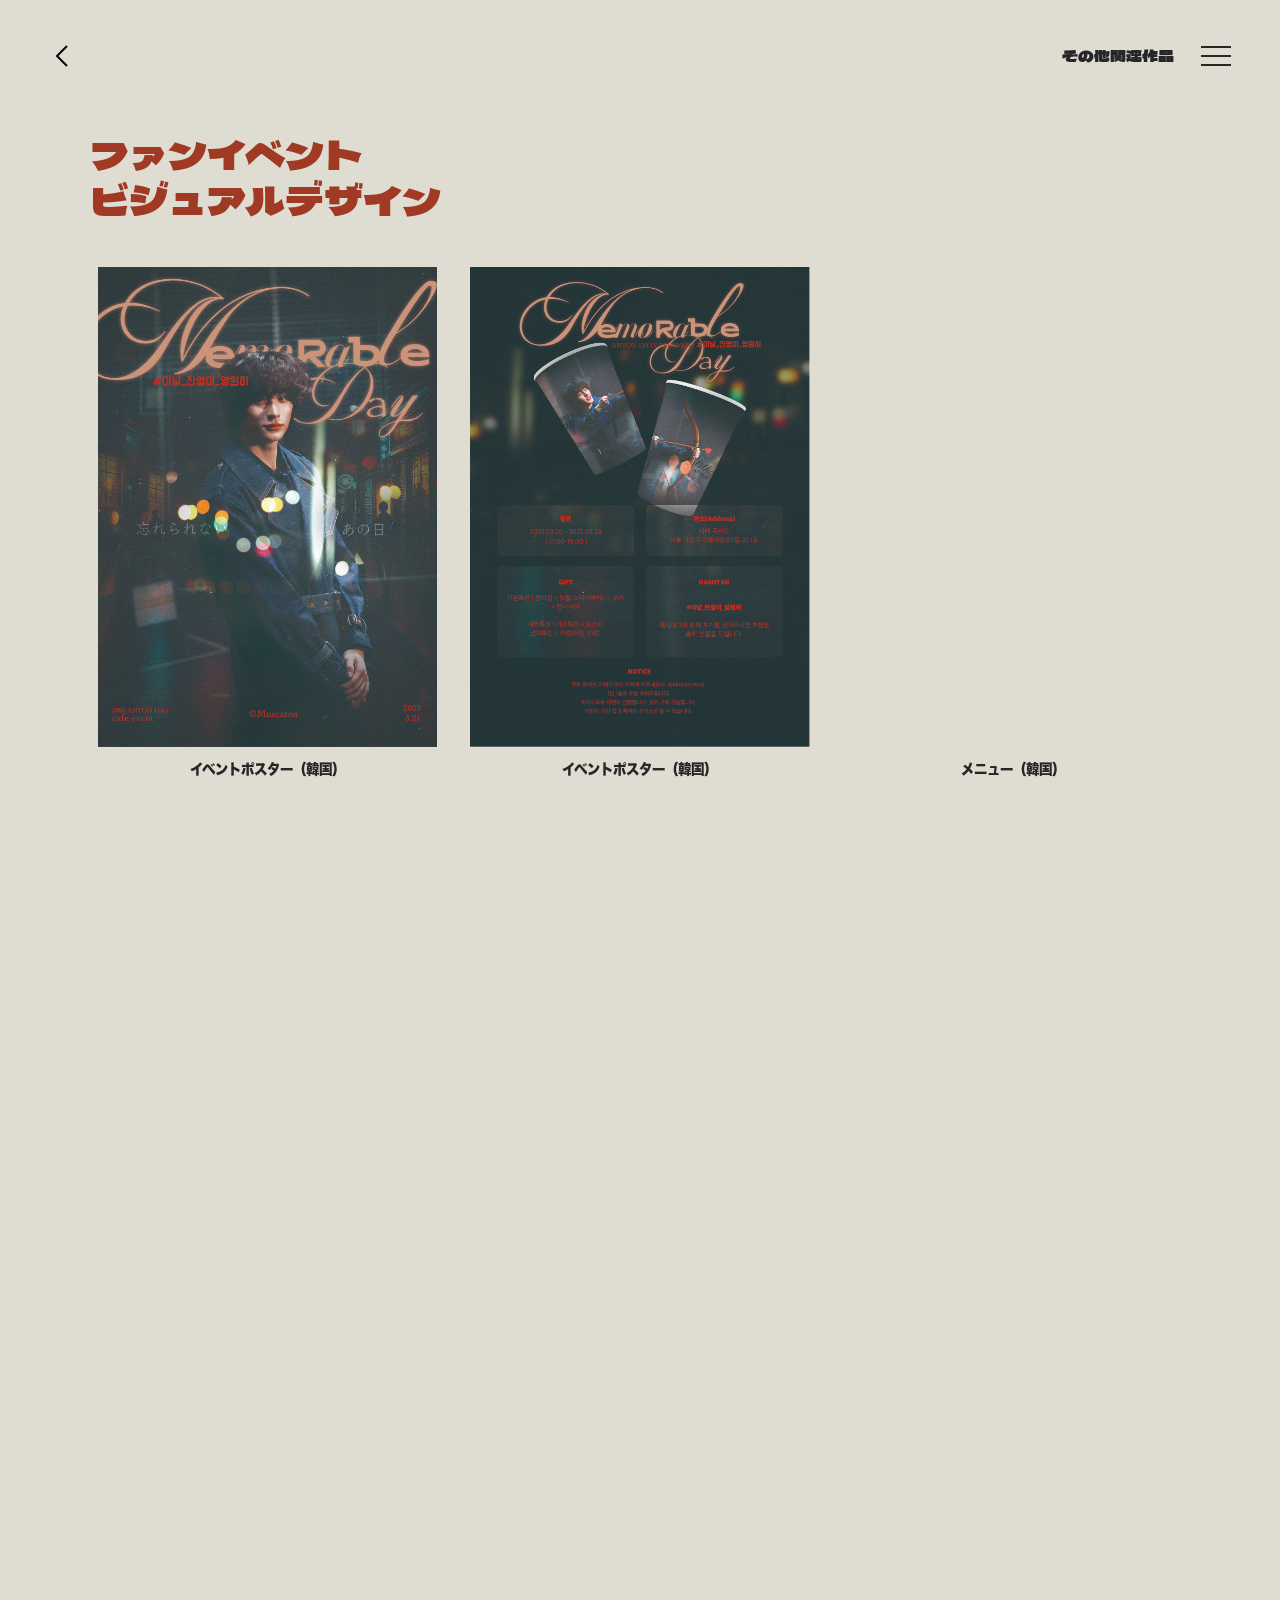
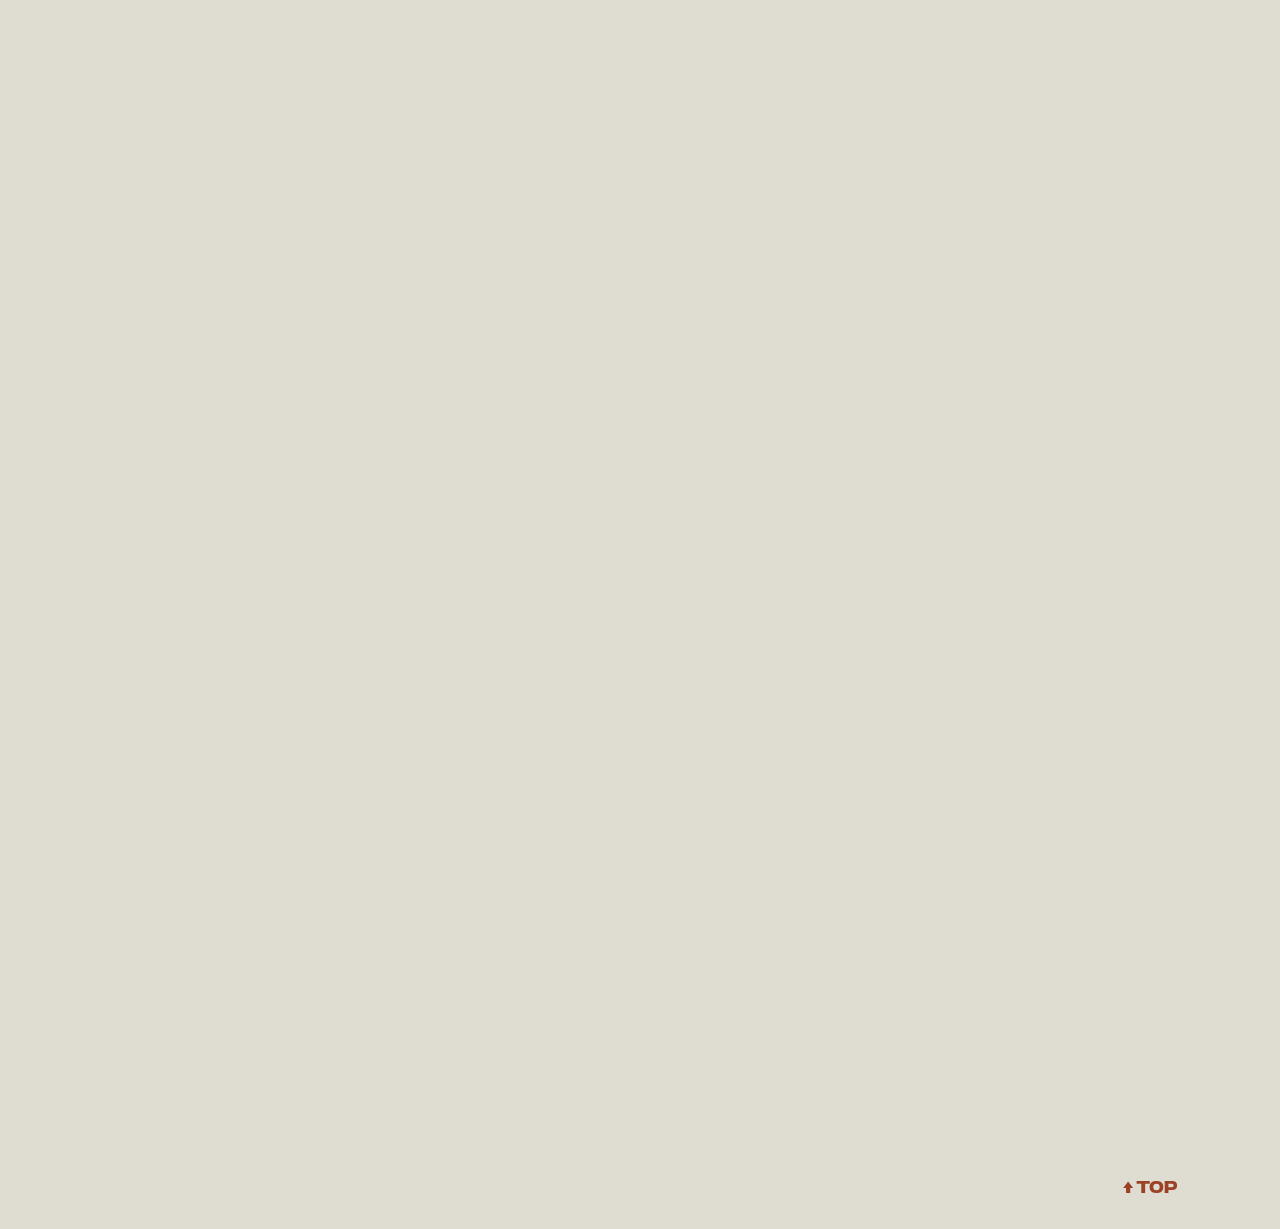
<file: fanevent.html>
<!doctype html>
<html lang="ja">
<head>
<meta charset="UTF-8">
<meta name="viewport" content="width=device-width,initial-scale=1">
<meta name="theme-color" content="#dfdcd2">
<title>FANEVENT — SUNYIMIN Portfolio</title>
<link rel="stylesheet" href="styles.css">
<script src="script.js" defer></script>
</head>
<body class="fanevent-page">
<a class="fan-back" href="contents.html" aria-label="目次に戻る"><svg viewBox="0 0 30 30" width="30" height="30" fill="none" aria-hidden="true"><path d="M18 5 8 15l10 10" stroke="currentColor" stroke-width="2" stroke-linecap="butt" stroke-linejoin="miter"/></svg></a>
<button class="menu-toggle" type="button" aria-label="メニュー" aria-expanded="false" aria-controls="site-menu"><span></span><span></span><span></span></button>
<div class="menu-backdrop" hidden></div>
<div id="site-menu" class="site-menu" role="dialog" aria-modal="true" aria-labelledby="menu-title" hidden>
  <header class="menu-header"><span id="menu-title">MENU</span><button class="menu-close" type="button" aria-label="メニューを閉じる">×</button></header>
  <nav class="menu-links" aria-label="Main navigation">
    <a href="index.html"><span class="menu-number">01</span><span class="menu-label">HOME</span></a>
    <a href="about.html"><span class="menu-number">02</span><span class="menu-label">ABOUT ME</span></a>
    <a href="contents.html"><span class="menu-number">03</span><span class="menu-label menu-portfolio">PORTFOLIO<br>CONTENTS</span></a>
  </nav>
</div>
<div class="fan-category">その他関連作品</div><main id="fanevent-31" class="fan-main"><h1 class="fan-title">ファンイベント<br>ビジュアルデザイン</h1><section class="fan-gallery fan-gallery-three" aria-label="韓国のイベントポスターとメニュー"><figure><button class="fan-photo" type="button" aria-label="拡大：イベントポスター 韓国 1" data-full="assets/fanevent-31-2.jpg"><img src="assets/fanevent-31-2.jpg" alt="イベントポスター 韓国 1" loading="lazy" decoding="async"></button><figcaption>イベントポスター（韓国）</figcaption></figure><figure><button class="fan-photo" type="button" aria-label="拡大：イベントポスター 韓国 2" data-full="assets/fanevent-31-1.jpg"><img src="assets/fanevent-31-1.jpg" alt="イベントポスター 韓国 2" loading="lazy" decoding="async"></button><figcaption>イベントポスター（韓国）</figcaption></figure><figure><button class="fan-photo" type="button" aria-label="拡大：イベントメニュー 韓国" data-full="assets/fanevent-31-3.jpg"><img src="assets/fanevent-31-3.jpg" alt="イベントメニュー 韓国" loading="lazy" decoding="async"></button><figcaption>メニュー（韓国）</figcaption></figure></section><section class="fan-gallery fan-gallery-mixed" aria-label="韓国と中国のイベントビジュアル"><figure><button class="fan-photo" type="button" aria-label="拡大：イベントポスター 韓国" data-full="assets/fanevent-32-1.jpg"><img src="assets/fanevent-32-1.jpg" alt="イベントポスター 韓国" loading="lazy" decoding="async"></button><figcaption>イベントポスター（韓国）</figcaption></figure><figure><div class="fan-stack"><button class="fan-photo" type="button" aria-label="拡大：イベントポスター 中国" data-full="assets/fanevent-32-2.jpg"><img src="assets/fanevent-32-2.jpg" alt="イベントポスター 中国" loading="lazy" decoding="async"></button><button class="fan-photo" type="button" aria-label="拡大：イベントバナー 中国" data-full="assets/fanevent-32-3.jpg"><img src="assets/fanevent-32-3.jpg" alt="イベントバナー 中国" loading="lazy" decoding="async"></button></div><figcaption>イベントポスター・バナー（中国）</figcaption></figure></section><section class="fan-gallery fan-gallery-three" aria-label="日本のイベントポスターと韓国のイベント会場"><figure><button class="fan-photo" type="button" aria-label="拡大：イベントポスター 日本" data-full="assets/fanevent-33-3.jpg"><img src="assets/fanevent-33-3.jpg" alt="イベントポスター 日本" loading="lazy" decoding="async"></button><figcaption>イベントポスター（日本）</figcaption></figure><figure><button class="fan-photo" type="button" aria-label="拡大：イベント会場 韓国 1" data-full="assets/fanevent-33-2.jpg"><img src="assets/fanevent-33-2.jpg" alt="イベント会場 韓国 1" loading="lazy" decoding="async"></button><figcaption>イベント会場（韓国）</figcaption></figure><figure><button class="fan-photo" type="button" aria-label="拡大：イベント会場 韓国 2" data-full="assets/fanevent-33-1.jpg"><img src="assets/fanevent-33-1.jpg" alt="イベント会場 韓国 2" loading="lazy" decoding="async"></button><figcaption>イベント会場（韓国）</figcaption></figure></section><section class="fan-gallery fan-gallery-goods" aria-label="イベント特典制作物"><figure><button class="fan-photo" type="button" aria-label="拡大：イベント特典制作物 1" data-full="assets/fanevent-34-2.jpg"><img src="assets/fanevent-34-2.jpg" alt="イベント特典制作物 1" loading="lazy" decoding="async"></button><figcaption></figcaption></figure><figure><button class="fan-photo" type="button" aria-label="拡大：イベント特典制作物 2" data-full="assets/fanevent-34-1.jpg"><img src="assets/fanevent-34-1.jpg" alt="イベント特典制作物 2" loading="lazy" decoding="async"></button><figcaption></figcaption></figure><div class="fan-goods-copy"><h2>イベント特典制作物</h2><p>特典ポスター<br>カップスリーブ<br>特典カード<br>グッズモックアップ<br>トートバッグ<br>アクリルキーホルダー<br>ステッカー</p></div></section></main><footer class="fanevent-footer"><a href="#fanevent-31">↑ TOP</a></footer><dialog class="fan-lightbox" aria-label="画像の拡大表示"><img alt="" role="button" tabindex="0" aria-label="画像を閉じる"></dialog></body></html>
</file>
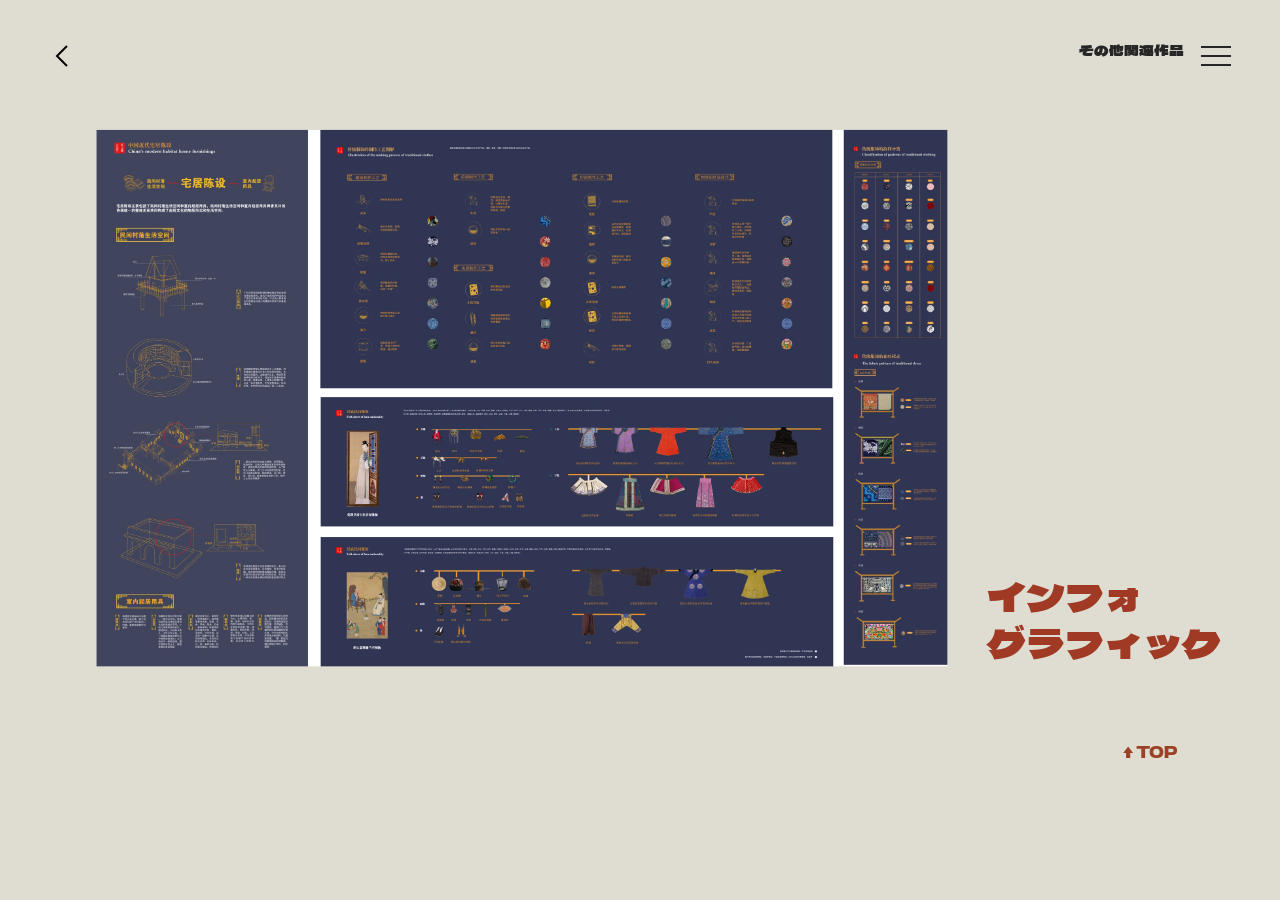
<file: infographic.html>
<!doctype html><html lang="ja"><head>
<meta charset="UTF-8"><meta name="viewport" content="width=device-width,initial-scale=1"><meta name="theme-color" content="#dfdcd2"><title>インフォグラフィック — SUNYIMIN</title><link rel="stylesheet" href="styles.css"><script src="script.js" defer></script></head><body class="other-page"><h1 class="corona-page-label">その他関連作品</h1><a class="fan-back" href="contents.html" aria-label="目次に戻る"><svg viewBox="0 0 30 30" width="30" height="30" fill="none" aria-hidden="true"><path d="M18 5 8 15l10 10" stroke="currentColor" stroke-width="2" stroke-linecap="butt" stroke-linejoin="miter"/></svg></a>
<button class="menu-toggle" type="button" aria-label="メニュー" aria-expanded="false" aria-controls="site-menu"><span></span><span></span><span></span></button>
<div class="menu-backdrop" hidden></div>
<div id="site-menu" class="site-menu" role="dialog" aria-modal="true" aria-labelledby="menu-title" hidden>
  <header class="menu-header"><span id="menu-title">MENU</span><button class="menu-close" type="button" aria-label="メニューを閉じる">×</button></header>
  <nav class="menu-links" aria-label="Main navigation">
    <a href="index.html"><span class="menu-number">01</span><span class="menu-label">HOME</span></a>
    <a href="about.html"><span class="menu-number">02</span><span class="menu-label">ABOUT ME</span></a>
    <a href="contents.html"><span class="menu-number">03</span><span class="menu-label menu-portfolio">PORTFOLIO<br>CONTENTS</span></a>
  </nav>
</div>
<main class="other-main" id="top"><section class="other-board other-board-30"><svg xmlns="http://www.w3.org/2000/svg" xmlns:ns1="http://ns.adobe.com/AdobeIllustrator/10.0/" viewBox="0 110 841.89 400" role="img" aria-label="インフォグラフィック"><style>
	.other-board-30 .st0{fill:#DFDCD2;}
	.other-board-30 .st1{fill:#C0BBAF;}
	.other-board-30 .st2{fill:#FFFFFF;}
	.other-board-30 .st3{fill:#262626;}
	.other-board-30 .st4{fill:#F4F3EE;}
	.other-board-30 .st5{fill:#D59A04;}
	.other-board-30 .st6{fill:#E7CC85;}
	.other-board-30 .st7{fill:#ED7545;}
	.other-board-30 .st8{fill:#E5AF43;}
	.other-board-30 .st9{fill:#E6DFD4;}
	.other-board-30 .st10{fill:#EA5625;}
	.other-board-30 .st11{fill:#F08421;}
	.other-board-30 .st12{fill:#F5C454;}
	.other-board-30 .st13{fill:#798958;}
	.other-board-30 .st14{fill:#A0A55A;}
	.other-board-30 .st15{fill:#FDE8D1;}
	.other-board-30 .st16{fill:#B94731;}
	.other-board-30 .st17{fill:none;stroke:#9E9E9E;stroke-width:0.5;stroke-miterlimit:10;}
	.other-board-30 .st18{fill:#9E9E9E;}
	.other-board-30 .st19{fill:none;stroke:#9E9E9E;stroke-width:0.5;stroke-linecap:square;stroke-miterlimit:10;}
	.other-board-30 .st20{fill:#DEDBD1;}
	.other-board-30 .st21{fill:#DD660A;stroke:#D0D0D0;stroke-miterlimit:10;}
	.other-board-30 .st22{fill:#B8B8B8;}
	.other-board-30 .st23{fill:none;stroke:#B8B8B9;stroke-miterlimit:10;}
	.other-board-30 .st24{fill:none;stroke:#B8B8B9;stroke-miterlimit:10;stroke-dasharray:6.0087,6.0087;}
	.other-board-30 .st25{fill:#B8B8B9;}
	.other-board-30 .st26{fill:#A13A24;}
	.other-board-30 .st27{fill:none;}
	.other-board-30 .st28{fill:none;stroke:#B8B8B9;stroke-width:0.5;stroke-miterlimit:10;stroke-dasharray:6;}
	.other-board-30 .st29{fill:none;stroke:#4AA96D;stroke-miterlimit:10;}
	.other-board-30 .st30{fill:none;stroke:#F3A30F;stroke-miterlimit:10;}
	.other-board-30 .st31{fill:#F3A30F;}
	.other-board-30 .st32{fill:#4AA96D;}
	.other-board-30 .st33{fill:none;stroke:#565657;stroke-width:0.5;stroke-miterlimit:10;}
	.other-board-30 .st34{fill:none;stroke:#6E6E6D;stroke-width:0.5;stroke-miterlimit:10;}
	.other-board-30 .st35{fill:none;stroke:#CDCDCD;stroke-width:0.5;stroke-miterlimit:10;}
	.other-board-30 .st36{fill:#FFFFFF;stroke:#CDCDCD;stroke-miterlimit:10;}
	.other-board-30 .st37{fill:#F29100;}
	.other-board-30 .st38{fill:#9C9C9C;}
	.other-board-30 .st39{fill:none;stroke:#FFFFFF;stroke-width:0.75;stroke-miterlimit:10;}
	.other-board-30 .st40{fill:none;stroke:#1A1B1B;stroke-width:0.75;stroke-miterlimit:10;}
	.other-board-30 .st41{font-family:Dela,sans-serif;}
	.other-board-30 .st42{font-size:10.502px;}
	.other-board-30 .st43{fill:#A7A7A7;}
	.other-board-30 .st44{fill:#080103;}
	.other-board-30 .st45{fill:#A03A24;}
	.other-board-30 .st46{font-size:25.4575px;}
</style><g ns1:extraneous="self">
		<image style="overflow:visible;" width="14063" height="8867" transform="matrix(0.0398 0 0 0.0398 63.4993 129.6435)" href="assets/other-5.jpg">
		</image>
		<g>
			</g>
		<g>
			<text transform="matrix(1 0 0 1 649.3859 446.9419)"><tspan x="0" y="0" class="st45 st41 st46">インフォ</tspan><tspan x="0" y="30.55" class="st45 st41 st46">グラフィック</tspan></text>
		</g>
	</g>
</svg></section></main><footer class="fanevent-footer"><a href="#top">↑ TOP</a></footer><dialog class="project-image-viewer" aria-label="画像の拡大表示"><img alt="" tabindex="0" role="button" aria-label="画像を閉じる"></dialog></body></html>
</file>
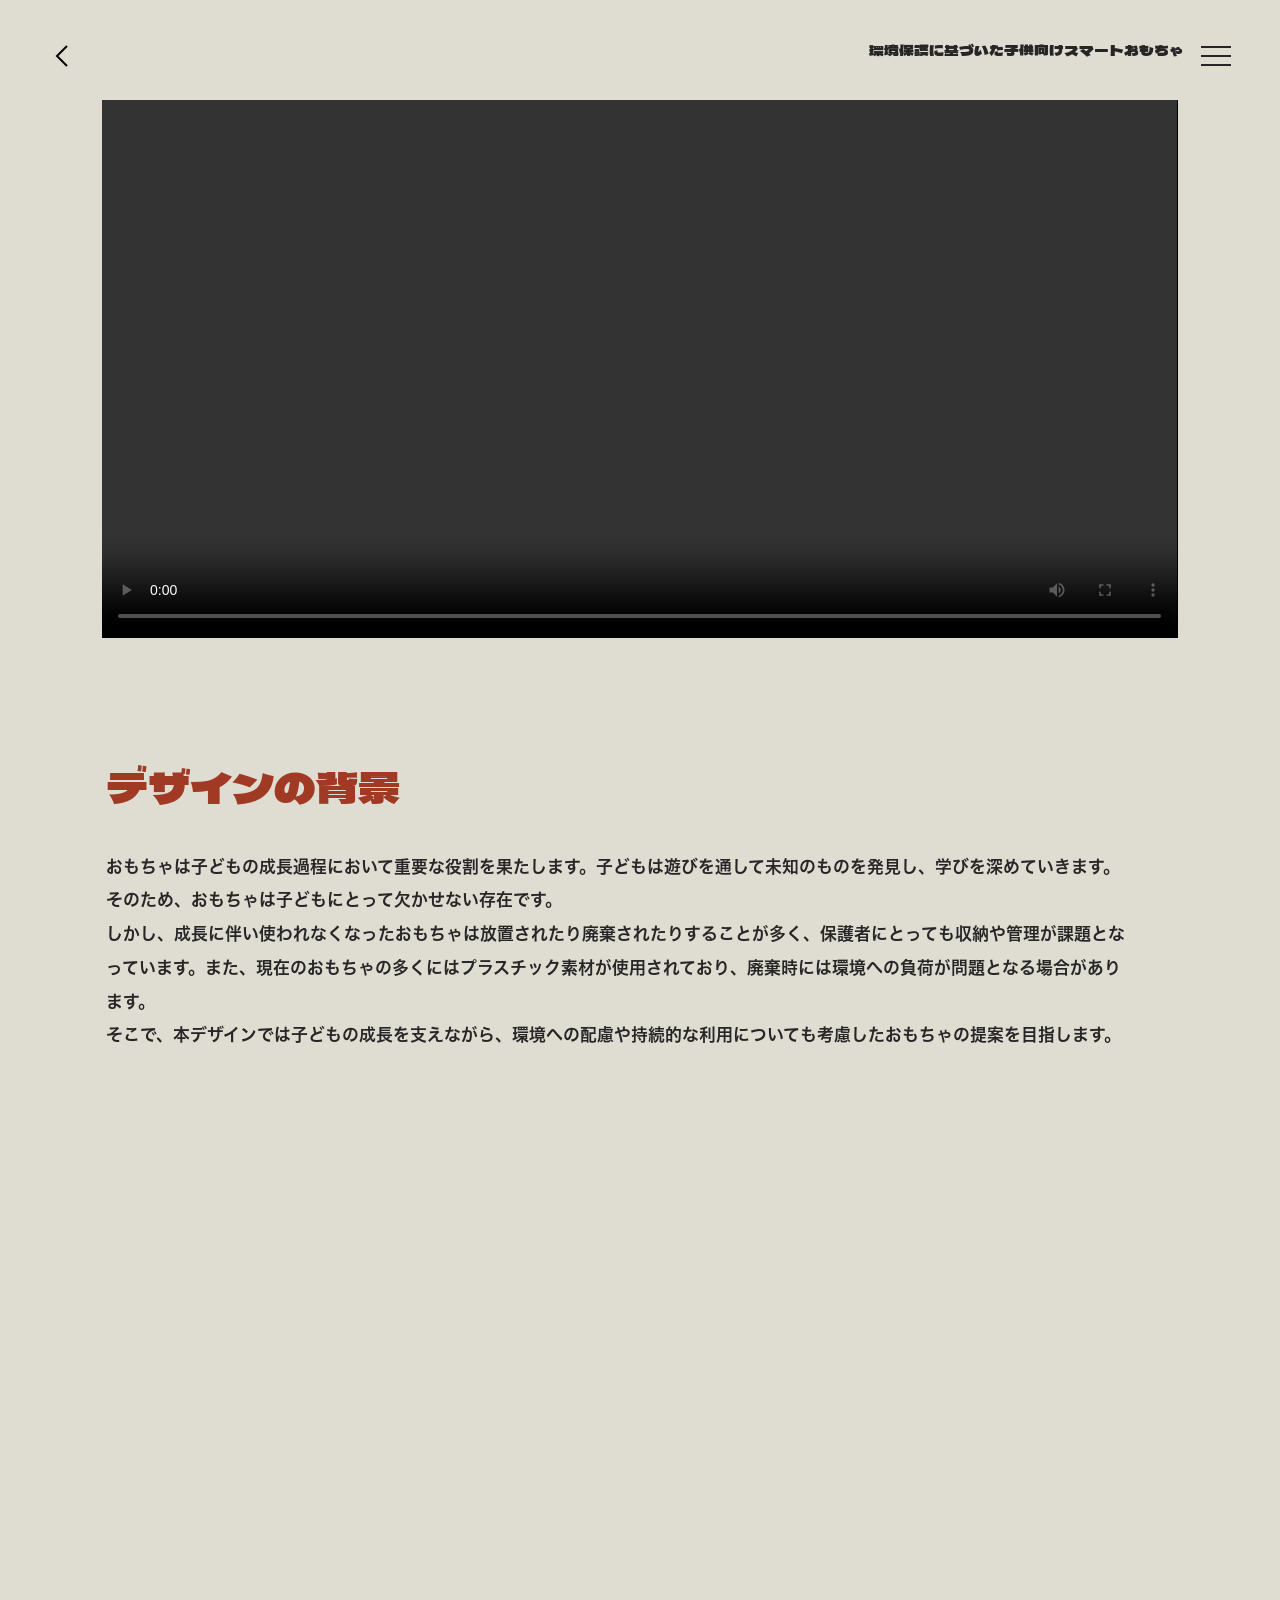
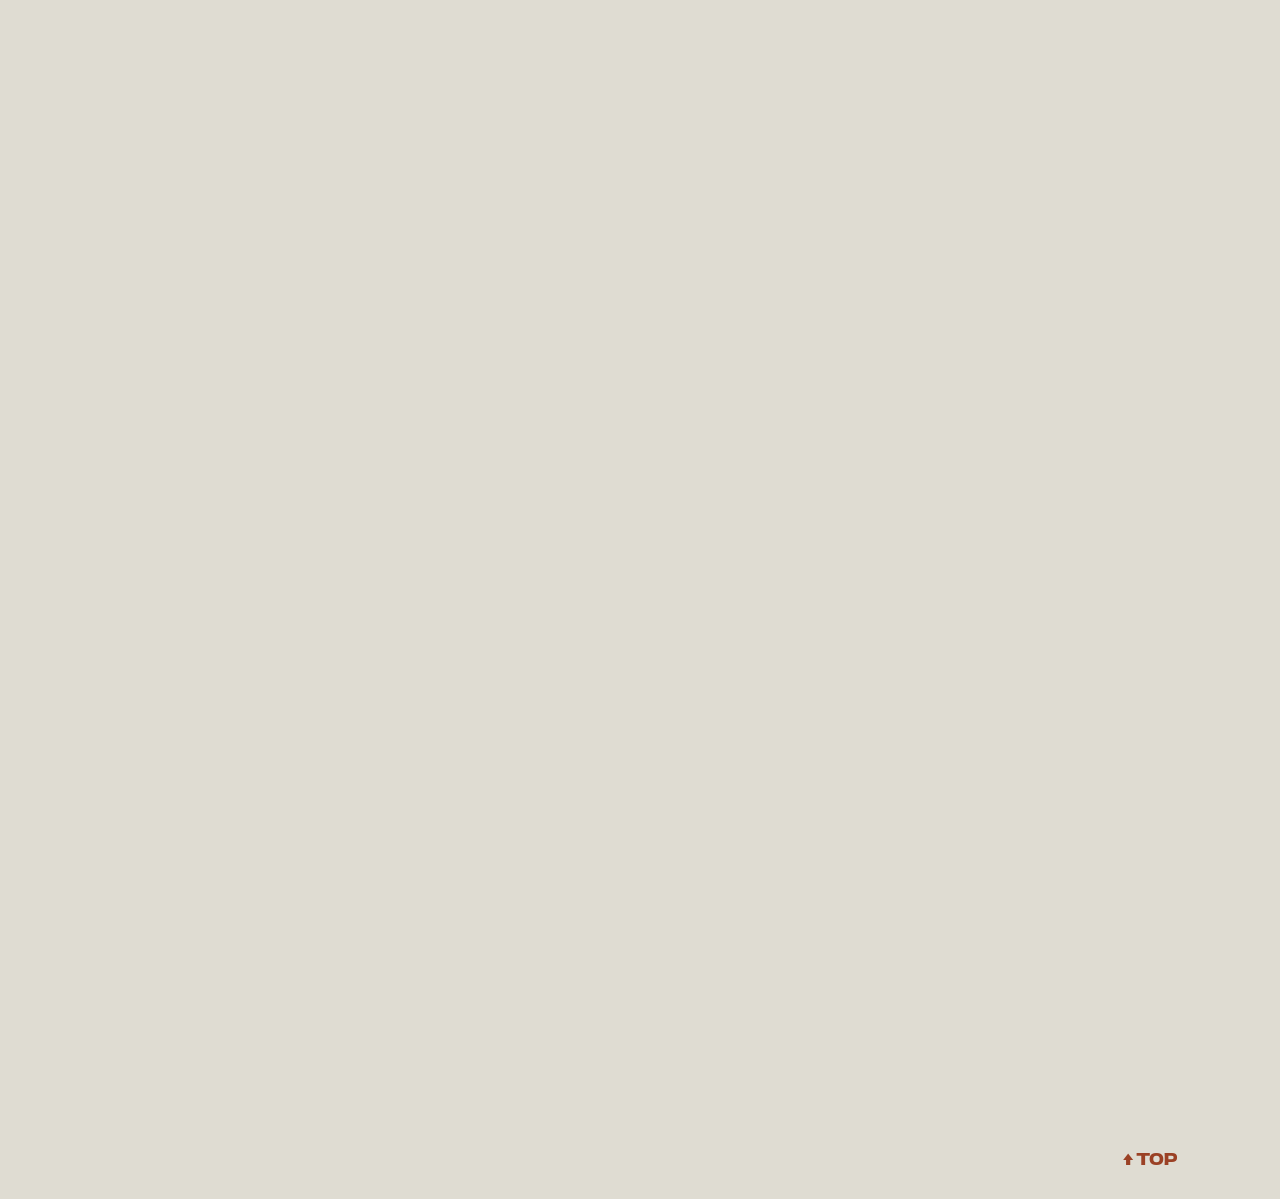
<file: smart-toy.html>
<!doctype html><html lang="ja"><head><meta charset="UTF-8"><meta name="viewport" content="width=device-width,initial-scale=1"><meta name="theme-color" content="#dfdcd2"><title>環境保護に基づいた子供向けスマートおもちゃ — SUNYIMIN</title><link rel="stylesheet" href="styles.css"><script src="script.js" defer></script></head><body class="toy-page"><h1 class="corona-page-label">環境保護に基づいた子供向けスマートおもちゃ</h1><a class="fan-back" href="contents.html" aria-label="目次に戻る"><svg viewBox="0 0 30 30" width="30" height="30" fill="none" aria-hidden="true"><path d="M18 5 8 15l10 10" stroke="currentColor" stroke-width="2" stroke-linecap="butt" stroke-linejoin="miter"/></svg></a>
<button class="menu-toggle" type="button" aria-label="メニュー" aria-expanded="false" aria-controls="site-menu"><span></span><span></span><span></span></button>
<div class="menu-backdrop" hidden></div>
<div id="site-menu" class="site-menu" role="dialog" aria-modal="true" aria-labelledby="menu-title" hidden>
  <header class="menu-header"><span id="menu-title">MENU</span><button class="menu-close" type="button" aria-label="メニューを閉じる">×</button></header>
  <nav class="menu-links" aria-label="Main navigation">
    <a href="index.html"><span class="menu-number">01</span><span class="menu-label">HOME</span></a>
    <a href="about.html"><span class="menu-number">02</span><span class="menu-label">ABOUT ME</span></a>
    <a href="contents.html"><span class="menu-number">03</span><span class="menu-label menu-portfolio">PORTFOLIO<br>CONTENTS</span></a>
  </nav>
</div>
<main class="toy-main" id="top"><section class="toy-video" aria-label="スマートおもちゃのデモ動画"><video controls playsinline preload="metadata"><source src="assets/toy-demo.mp4" type="video/mp4">動画を再生するには、MP4対応のブラウザーをご利用ください。</video></section><section class="toy-board toy-board-1"><svg xmlns="http://www.w3.org/2000/svg" xmlns:ns1="http://ns.adobe.com/AdobeIllustrator/10.0/" viewBox="0 160 841.89 300" role="img" aria-labelledby="toy-title-1"><title id="toy-title-1">デザインの背景</title><style>
	.toy-page .toy-board-1 .st0{fill:#DFDCD2;}
	.toy-page .toy-board-1 .st1{fill:#C0BBAF;}
	.toy-page .toy-board-1 .st2{fill:#FFFFFF;}
	.toy-page .toy-board-1 .st3{fill:#262626;}
	.toy-page .toy-board-1 .st4{fill:#F4F3EE;}
	.toy-page .toy-board-1 .st5{fill:#D59A04;}
	.toy-page .toy-board-1 .st6{fill:#E7CC85;}
	.toy-page .toy-board-1 .st7{fill:#ED7545;}
	.toy-page .toy-board-1 .st8{fill:#E5AF43;}
	.toy-page .toy-board-1 .st9{fill:#E6DFD4;}
	.toy-page .toy-board-1 .st10{fill:#EA5625;}
	.toy-page .toy-board-1 .st11{fill:#F08421;}
	.toy-page .toy-board-1 .st12{fill:#F5C454;}
	.toy-page .toy-board-1 .st13{fill:#798958;}
	.toy-page .toy-board-1 .st14{fill:#A0A55A;}
	.toy-page .toy-board-1 .st15{fill:#FDE8D1;}
	.toy-page .toy-board-1 .st16{fill:#B94731;}
	.toy-page .toy-board-1 .st17{fill:none;stroke:#9E9E9E;stroke-width:0.5;stroke-miterlimit:10;}
	.toy-page .toy-board-1 .st18{fill:#9E9E9E;}
	.toy-page .toy-board-1 .st19{fill:none;stroke:#9E9E9E;stroke-width:0.5;stroke-linecap:square;stroke-miterlimit:10;}
	.toy-page .toy-board-1 .st20{fill:#DEDBD1;}
	.toy-page .toy-board-1 .st21{fill:#DD660A;stroke:#D0D0D0;stroke-miterlimit:10;}
	.toy-page .toy-board-1 .st22{fill:#B8B8B8;}
	.toy-page .toy-board-1 .st23{fill:none;stroke:#B8B8B9;stroke-miterlimit:10;}
	.toy-page .toy-board-1 .st24{fill:none;stroke:#B8B8B9;stroke-miterlimit:10;stroke-dasharray:6.0087,6.0087;}
	.toy-page .toy-board-1 .st25{fill:#B8B8B9;}
	.toy-page .toy-board-1 .st26{fill:#A13A24;}
	.toy-page .toy-board-1 .st27{fill:none;}
	.toy-page .toy-board-1 .st28{fill:none;stroke:#B8B8B9;stroke-width:0.5;stroke-miterlimit:10;stroke-dasharray:6;}
	.toy-page .toy-board-1 .st29{fill:none;stroke:#4AA96D;stroke-miterlimit:10;}
	.toy-page .toy-board-1 .st30{fill:none;stroke:#F3A30F;stroke-miterlimit:10;}
	.toy-page .toy-board-1 .st31{fill:#F3A30F;}
	.toy-page .toy-board-1 .st32{fill:#4AA96D;}
	.toy-page .toy-board-1 .st33{fill:none;stroke:#565657;stroke-width:0.5;stroke-miterlimit:10;}
	.toy-page .toy-board-1 .st34{fill:none;stroke:#6E6E6D;stroke-width:0.5;stroke-miterlimit:10;}
	.toy-page .toy-board-1 .st35{fill:none;stroke:#CDCDCD;stroke-width:0.5;stroke-miterlimit:10;}
	.toy-page .toy-board-1 .st36{fill:#FFFFFF;stroke:#CDCDCD;stroke-miterlimit:10;}
	.toy-page .toy-board-1 .st37{fill:#F29100;}
	.toy-page .toy-board-1 .st38{fill:#9C9C9C;}
	.toy-page .toy-board-1 .st39{fill:#A03A24;}
	.toy-page .toy-board-1 .st40{font-family:Dela,sans-serif;}
	.toy-page .toy-board-1 .st41{font-size:27.7274px;}
	.toy-page .toy-board-1 .st42{font-family:Hiragino6,sans-serif;}
	.toy-page .toy-board-1 .st43{font-size:11.091px;}
	.toy-page .toy-board-1 .st44{font-size:10.502px;}
	.toy-page .toy-board-1 .st45{fill:#A7A7A7;}
	.toy-page .toy-board-1 .st46{fill:#070102;}
	.toy-page .toy-board-1 .st47{fill:none;stroke:#FFFFFF;stroke-width:0.75;stroke-miterlimit:10;}
	.toy-page .toy-board-1 .st48{fill:none;stroke:#1A1B1B;stroke-width:0.75;stroke-miterlimit:10;}
</style><g ns1:extraneous="self">
		<g>
			<text transform="matrix(1 0 0 1 69.5801 210.6614)" class="st39 st40 st41">デザインの背景</text>
		</g>
		<rect x="69.58" y="246.02" class="st27" width="675.99" height="125.9" />
		<text transform="matrix(1 0 0 1 69.5792 255.7806)"><tspan x="0" y="0" class="st3 st42 st43">おもちゃは子どもの成長過程において重要な役割を果たします。子どもは遊びを通して未知のものを発見し、学びを深めていきます。</tspan><tspan x="0" y="22.18" class="st3 st42 st43">そのため、おもちゃは子どもにとって欠かせない存在です。</tspan><tspan x="0" y="44.36" class="st3 st42 st43">しかし、成長に伴い使われなくなったおもちゃは放置されたり廃棄されたりすることが多く、保護者にとっても収納や管理が課題とな</tspan><tspan x="0" y="66.55" class="st3 st42 st43">っています。また、現在のおもちゃの多くにはプラスチック素材が使用されており、廃棄時には環境への負荷が問題となる場合があり</tspan><tspan x="0" y="88.73" class="st3 st42 st43">ます。</tspan><tspan x="0" y="110.91" class="st3 st42 st43">そこで、本デザインでは子どもの成長を支えながら、環境への配慮や持続的な利用についても考慮したおもちゃの提案を目指します。</tspan></text>
		<g>
			</g>
		</g>
</svg></section><section class="toy-board toy-board-2"><svg xmlns="http://www.w3.org/2000/svg" xmlns:ns1="http://ns.adobe.com/AdobeIllustrator/10.0/" viewBox="0 160 841.89 290" role="img" aria-labelledby="toy-title-2"><title id="toy-title-2">使用方法</title><style>
	.toy-page .toy-board-2 .st0{fill:#DFDCD2;}
	.toy-page .toy-board-2 .st1{fill:#C0BBAF;}
	.toy-page .toy-board-2 .st2{fill:#FFFFFF;}
	.toy-page .toy-board-2 .st3{fill:#262626;}
	.toy-page .toy-board-2 .st4{fill:#F4F3EE;}
	.toy-page .toy-board-2 .st5{fill:#D59A04;}
	.toy-page .toy-board-2 .st6{fill:#E7CC85;}
	.toy-page .toy-board-2 .st7{fill:#ED7545;}
	.toy-page .toy-board-2 .st8{fill:#E5AF43;}
	.toy-page .toy-board-2 .st9{fill:#E6DFD4;}
	.toy-page .toy-board-2 .st10{fill:#EA5625;}
	.toy-page .toy-board-2 .st11{fill:#F08421;}
	.toy-page .toy-board-2 .st12{fill:#F5C454;}
	.toy-page .toy-board-2 .st13{fill:#798958;}
	.toy-page .toy-board-2 .st14{fill:#A0A55A;}
	.toy-page .toy-board-2 .st15{fill:#FDE8D1;}
	.toy-page .toy-board-2 .st16{fill:#B94731;}
	.toy-page .toy-board-2 .st17{fill:none;stroke:#9E9E9E;stroke-width:0.5;stroke-miterlimit:10;}
	.toy-page .toy-board-2 .st18{fill:#9E9E9E;}
	.toy-page .toy-board-2 .st19{fill:none;stroke:#9E9E9E;stroke-width:0.5;stroke-linecap:square;stroke-miterlimit:10;}
	.toy-page .toy-board-2 .st20{fill:#DEDBD1;}
	.toy-page .toy-board-2 .st21{fill:#DD660A;stroke:#D0D0D0;stroke-miterlimit:10;}
	.toy-page .toy-board-2 .st22{fill:#B8B8B8;}
	.toy-page .toy-board-2 .st23{fill:none;stroke:#B8B8B9;stroke-miterlimit:10;}
	.toy-page .toy-board-2 .st24{fill:none;stroke:#B8B8B9;stroke-miterlimit:10;stroke-dasharray:6.0087,6.0087;}
	.toy-page .toy-board-2 .st25{fill:#B8B8B9;}
	.toy-page .toy-board-2 .st26{fill:#A13A24;}
	.toy-page .toy-board-2 .st27{fill:none;}
	.toy-page .toy-board-2 .st28{fill:none;stroke:#B8B8B9;stroke-width:0.5;stroke-miterlimit:10;stroke-dasharray:6;}
	.toy-page .toy-board-2 .st29{fill:none;stroke:#4AA96D;stroke-miterlimit:10;}
	.toy-page .toy-board-2 .st30{fill:none;stroke:#F3A30F;stroke-miterlimit:10;}
	.toy-page .toy-board-2 .st31{fill:#F3A30F;}
	.toy-page .toy-board-2 .st32{fill:#4AA96D;}
	.toy-page .toy-board-2 .st33{fill:none;stroke:#565657;stroke-width:0.5;stroke-miterlimit:10;}
	.toy-page .toy-board-2 .st34{fill:none;stroke:#6E6E6D;stroke-width:0.5;stroke-miterlimit:10;}
	.toy-page .toy-board-2 .st35{fill:none;stroke:#CDCDCD;stroke-width:0.5;stroke-miterlimit:10;}
	.toy-page .toy-board-2 .st36{fill:#FFFFFF;stroke:#CDCDCD;stroke-miterlimit:10;}
	.toy-page .toy-board-2 .st37{fill:#F29100;}
	.toy-page .toy-board-2 .st38{fill:#9C9C9C;}
	.toy-page .toy-board-2 .st39{font-family:Dela,sans-serif;}
	.toy-page .toy-board-2 .st40{font-size:10.502px;}
	.toy-page .toy-board-2 .st41{fill:#A7A7A7;}
	.toy-page .toy-board-2 .st42{fill:#070102;}
	.toy-page .toy-board-2 .st43{fill:#A03A24;}
	.toy-page .toy-board-2 .st44{font-size:27.7274px;}
	.toy-page .toy-board-2 .st45{font-family:Hiragino6,sans-serif;}
	.toy-page .toy-board-2 .st46{font-size:11.091px;}
	.toy-page .toy-board-2 .st47{fill:none;stroke:#FFFFFF;stroke-width:0.75;stroke-miterlimit:10;}
	.toy-page .toy-board-2 .st48{fill:none;stroke:#1A1B1B;stroke-width:0.75;stroke-miterlimit:10;}
</style><g ns1:extraneous="self">
		<g>
			</g>
		<g>
			<text transform="matrix(1 0 0 1 67.7062 208.5148)" class="st43 st39 st44">使用方法</text>
		</g>
		<g>
			<rect x="66.28" y="265.79" class="st27" width="688.77" height="102.08" />
			<text transform="matrix(1 0 0 1 66.2804 275.5509)"><tspan x="0" y="0" class="st3 st45 st46">指定された材料を容器に入れ、パソコンと接続します。容器内に少量の水を注ぐと、画面上に野菜の成長過程を表す映像が表示されます。</tspan><tspan x="0" y="44.36" class="st3 st45 st46">映像はストーリー性のあるアニメーションとして構成されており、子どもは画面内の指示に従って水やりを行いながら野菜を育てます。</tspan><tspan x="0" y="66.55" class="st3 st45 st46">成長の過程では、野菜がどのように育つのかを段階的に学ぶことができ、遊びを通して自然や植物への理解を深めることができます。</tspan></text>
		</g>
	</g>
</svg></section><section class="toy-board toy-board-3"><svg xmlns="http://www.w3.org/2000/svg" xmlns:ns1="http://ns.adobe.com/AdobeIllustrator/10.0/" viewBox="0 120 841.89 365" role="img" aria-labelledby="toy-title-3"><title id="toy-title-3">インタフェースデザイン</title><style>
	.toy-page .toy-board-3 .st0{fill:#DFDCD2;}
	.toy-page .toy-board-3 .st1{fill:#C0BBAF;}
	.toy-page .toy-board-3 .st2{fill:#FFFFFF;}
	.toy-page .toy-board-3 .st3{fill:#262626;}
	.toy-page .toy-board-3 .st4{fill:#F4F3EE;}
	.toy-page .toy-board-3 .st5{fill:#D59A04;}
	.toy-page .toy-board-3 .st6{fill:#E7CC85;}
	.toy-page .toy-board-3 .st7{fill:#ED7545;}
	.toy-page .toy-board-3 .st8{fill:#E5AF43;}
	.toy-page .toy-board-3 .st9{fill:#E6DFD4;}
	.toy-page .toy-board-3 .st10{fill:#EA5625;}
	.toy-page .toy-board-3 .st11{fill:#F08421;}
	.toy-page .toy-board-3 .st12{fill:#F5C454;}
	.toy-page .toy-board-3 .st13{fill:#798958;}
	.toy-page .toy-board-3 .st14{fill:#A0A55A;}
	.toy-page .toy-board-3 .st15{fill:#FDE8D1;}
	.toy-page .toy-board-3 .st16{fill:#B94731;}
	.toy-page .toy-board-3 .st17{fill:none;stroke:#9E9E9E;stroke-width:0.5;stroke-miterlimit:10;}
	.toy-page .toy-board-3 .st18{fill:#9E9E9E;}
	.toy-page .toy-board-3 .st19{fill:none;stroke:#9E9E9E;stroke-width:0.5;stroke-linecap:square;stroke-miterlimit:10;}
	.toy-page .toy-board-3 .st20{fill:#DEDBD1;}
	.toy-page .toy-board-3 .st21{fill:#DD660A;stroke:#D0D0D0;stroke-miterlimit:10;}
	.toy-page .toy-board-3 .st22{fill:#B8B8B8;}
	.toy-page .toy-board-3 .st23{fill:none;stroke:#B8B8B9;stroke-miterlimit:10;}
	.toy-page .toy-board-3 .st24{fill:none;stroke:#B8B8B9;stroke-miterlimit:10;stroke-dasharray:6.0087,6.0087;}
	.toy-page .toy-board-3 .st25{fill:#B8B8B9;}
	.toy-page .toy-board-3 .st26{fill:#A13A24;}
	.toy-page .toy-board-3 .st27{fill:none;}
	.toy-page .toy-board-3 .st28{fill:none;stroke:#B8B8B9;stroke-width:0.5;stroke-miterlimit:10;stroke-dasharray:6;}
	.toy-page .toy-board-3 .st29{fill:none;stroke:#4AA96D;stroke-miterlimit:10;}
	.toy-page .toy-board-3 .st30{fill:none;stroke:#F3A30F;stroke-miterlimit:10;}
	.toy-page .toy-board-3 .st31{fill:#F3A30F;}
	.toy-page .toy-board-3 .st32{fill:#4AA96D;}
	.toy-page .toy-board-3 .st33{fill:none;stroke:#565657;stroke-width:0.5;stroke-miterlimit:10;}
	.toy-page .toy-board-3 .st34{fill:none;stroke:#6E6E6D;stroke-width:0.5;stroke-miterlimit:10;}
	.toy-page .toy-board-3 .st35{fill:none;stroke:#CDCDCD;stroke-width:0.5;stroke-miterlimit:10;}
	.toy-page .toy-board-3 .st36{fill:#FFFFFF;stroke:#CDCDCD;stroke-miterlimit:10;}
	.toy-page .toy-board-3 .st37{fill:#F29100;}
	.toy-page .toy-board-3 .st38{fill:#9C9C9C;}
	.toy-page .toy-board-3 .st39{font-family:Dela,sans-serif;}
	.toy-page .toy-board-3 .st40{font-size:10.502px;}
	.toy-page .toy-board-3 .st41{fill:#A7A7A7;}
	.toy-page .toy-board-3 .st42{fill:#070102;}
	.toy-page .toy-board-3 .st43{fill:none;stroke:#FFFFFF;stroke-width:0.75;stroke-miterlimit:10;}
	.toy-page .toy-board-3 .st44{fill:none;stroke:#1A1B1B;stroke-width:0.75;stroke-miterlimit:10;}
</style><g ns1:extraneous="self">
		<g>
			</g>
		<image style="overflow:visible;" width="168" height="95" href="assets/toy-1.png" x="418" y="359" preserveAspectRatio="none">
		</image>
		
			<image style="overflow:visible;" width="168" height="95" href="assets/toy-2.png" x="68" y="154" preserveAspectRatio="none">
		</image>
		
			<image style="overflow:visible;" width="168" height="95" href="assets/toy-3.png" x="242" y="154" preserveAspectRatio="none">
		</image>
		
			<image style="overflow:visible;" width="342" height="196" href="assets/toy-4.png" x="68" y="258" preserveAspectRatio="none">
		</image>
		
			<image style="overflow:visible;" width="168" height="95" href="assets/toy-5.png" x="592" y="359" preserveAspectRatio="none">
		</image>
		
			<image style="overflow:visible;" width="342" height="196" href="assets/toy-6.png" x="418" y="154" preserveAspectRatio="none">
		</image>
	</g>
</svg></section><section class="toy-board toy-board-4"><svg xmlns="http://www.w3.org/2000/svg" xmlns:ns1="http://ns.adobe.com/AdobeIllustrator/10.0/" viewBox="0 100 841.89 430" role="img" aria-labelledby="toy-title-4"><title id="toy-title-4">装置の仕組み</title><style>
	.toy-page .toy-board-4 .st0{fill:#DFDCD2;}
	.toy-page .toy-board-4 .st1{fill:#C0BBAF;}
	.toy-page .toy-board-4 .st2{fill:#FFFFFF;}
	.toy-page .toy-board-4 .st3{fill:#262626;}
	.toy-page .toy-board-4 .st4{fill:#F4F3EE;}
	.toy-page .toy-board-4 .st5{fill:#D59A04;}
	.toy-page .toy-board-4 .st6{fill:#E7CC85;}
	.toy-page .toy-board-4 .st7{fill:#ED7545;}
	.toy-page .toy-board-4 .st8{fill:#E5AF43;}
	.toy-page .toy-board-4 .st9{fill:#E6DFD4;}
	.toy-page .toy-board-4 .st10{fill:#EA5625;}
	.toy-page .toy-board-4 .st11{fill:#F08421;}
	.toy-page .toy-board-4 .st12{fill:#F5C454;}
	.toy-page .toy-board-4 .st13{fill:#798958;}
	.toy-page .toy-board-4 .st14{fill:#A0A55A;}
	.toy-page .toy-board-4 .st15{fill:#FDE8D1;}
	.toy-page .toy-board-4 .st16{fill:#B94731;}
	.toy-page .toy-board-4 .st17{fill:none;stroke:#9E9E9E;stroke-width:0.5;stroke-miterlimit:10;}
	.toy-page .toy-board-4 .st18{fill:#9E9E9E;}
	.toy-page .toy-board-4 .st19{fill:none;stroke:#9E9E9E;stroke-width:0.5;stroke-linecap:square;stroke-miterlimit:10;}
	.toy-page .toy-board-4 .st20{fill:#DEDBD1;}
	.toy-page .toy-board-4 .st21{fill:#DD660A;stroke:#D0D0D0;stroke-miterlimit:10;}
	.toy-page .toy-board-4 .st22{fill:#B8B8B8;}
	.toy-page .toy-board-4 .st23{fill:none;stroke:#B8B8B9;stroke-miterlimit:10;}
	.toy-page .toy-board-4 .st24{fill:none;stroke:#B8B8B9;stroke-miterlimit:10;stroke-dasharray:6.0087,6.0087;}
	.toy-page .toy-board-4 .st25{fill:#B8B8B9;}
	.toy-page .toy-board-4 .st26{fill:#A13A24;}
	.toy-page .toy-board-4 .st27{fill:none;}
	.toy-page .toy-board-4 .st28{fill:none;stroke:#B8B8B9;stroke-width:0.5;stroke-miterlimit:10;stroke-dasharray:6;}
	.toy-page .toy-board-4 .st29{fill:none;stroke:#4AA96D;stroke-miterlimit:10;}
	.toy-page .toy-board-4 .st30{fill:none;stroke:#F3A30F;stroke-miterlimit:10;}
	.toy-page .toy-board-4 .st31{fill:#F3A30F;}
	.toy-page .toy-board-4 .st32{fill:#4AA96D;}
	.toy-page .toy-board-4 .st33{fill:none;stroke:#565657;stroke-width:0.5;stroke-miterlimit:10;}
	.toy-page .toy-board-4 .st34{fill:none;stroke:#6E6E6D;stroke-width:0.5;stroke-miterlimit:10;}
	.toy-page .toy-board-4 .st35{fill:none;stroke:#CDCDCD;stroke-width:0.5;stroke-miterlimit:10;}
	.toy-page .toy-board-4 .st36{fill:#FFFFFF;stroke:#CDCDCD;stroke-miterlimit:10;}
	.toy-page .toy-board-4 .st37{fill:#F29100;}
	.toy-page .toy-board-4 .st38{fill:#9C9C9C;}
	.toy-page .toy-board-4 .st39{fill:#212222;}
	.toy-page .toy-board-4 .st40{font-family:Hiragino6,sans-serif;}
	.toy-page .toy-board-4 .st41{font-size:12.7061px;}
	.toy-page .toy-board-4 .st42{fill:#1B1D1D;}
	.toy-page .toy-board-4 .st43{fill:none;stroke:#FFFFFF;stroke-width:0.75;stroke-miterlimit:10;}
	.toy-page .toy-board-4 .st44{fill:none;stroke:#1A1B1B;stroke-width:0.75;stroke-miterlimit:10;}
	.toy-page .toy-board-4 .st45{font-family:Dela,sans-serif;}
	.toy-page .toy-board-4 .st46{font-size:10.502px;}
	.toy-page .toy-board-4 .st47{fill:#A7A7A7;}
	.toy-page .toy-board-4 .st48{fill:#070102;}
</style><g ns1:extraneous="self">
		<image style="overflow:visible;" width="2915" height="1893" transform="matrix(0.1402 0 0 0.1402 108.0655 120.4309)" href="assets/toy-7.png">
		</image>
		<rect x="108.7" y="456.51" class="st27" width="631.07" height="43.42" />
		<text transform="matrix(1 0 0 1 108.6968 467.6884)"><tspan x="0" y="0" class="st39 st40 st41">装置はArduinoを介してパソコンと接続されています。容器内の水センサーが水量を検知し、そのデータをパ</tspan><tspan x="0" y="25.41" class="st39 st40 st41">ソコンへ送信します。取得したデータをProcessingで処理し、野菜の成長過程を表現する映像を再生します</tspan></text>
		
			<image style="overflow:visible;" width="2739" height="2432" transform="matrix(0.1237 0 0 0.1188 347.3488 163.4031)" href="assets/toy-8.png">
		</image>
		<g>
			<text transform="matrix(1 0 0 1 661.2621 365.079)" class="st42 st40 st41">ここに水を入れる</text>
		</g>
		<g>
			<g>
				<line class="st43" x1="535.3" y1="303.72" x2="655.49" y2="303.72" />
				<g>
					<circle class="st2" cx="535.44" cy="303.72" r="2.82" />
				</g>
			</g>
		</g>
		<line class="st44" x1="683.14" y1="346.93" x2="655.89" y2="303.72" />
		<g>
			</g>
		</g>
</svg></section></main><footer class="fanevent-footer"><a href="#top">↑ TOP</a></footer></body></html>
</file>
<file: styles.css>
@font-face{font-family:Dela;src:url('assets/DelaGothicOne-Regular.ttf') format('truetype');font-weight:400;font-display:swap}
@font-face{font-family:Hiragino6;src:url('assets/Hiragino-W6.ttc') format('collection');font-weight:600;font-display:swap}
@font-face{font-family:Hiragino8;src:url('assets/Hiragino-W8.ttc') format('collection');font-weight:800;font-display:swap}
:root{--background:#dfddd4;--accent:#9b4125;--ink:#262626;--reveal-duration:850ms;--reveal-distance:32px}
*{box-sizing:border-box}
html{scroll-behavior:auto}
body{margin:0;background:var(--background);color:var(--ink);font-family:Hiragino6,'Hiragino Kaku Gothic ProN',sans-serif}
.page{min-height:100svh;display:grid;place-items:center;overflow:hidden;background:var(--background)}
.artboard{position:relative;width:100%;aspect-ratio:1920/1080;container-type:inline-size}
.text-block{position:absolute;margin:0;padding:0;font-weight:400;line-height:1}
.text-line{position:absolute;line-height:1;white-space:pre;font-weight:400}
.photo{position:absolute;object-fit:fill;display:block}
/* JS activates animation only after IntersectionObserver is available.
   With JavaScript disabled, all five sections remain visible. */
.reveal-enabled .reveal{opacity:0;transform:translateY(var(--reveal-distance));transition:opacity var(--reveal-duration) ease,transform var(--reveal-duration) cubic-bezier(.2,.7,.25,1);transition-delay:var(--reveal-delay,0ms)}
.reveal-enabled .reveal.is-visible{opacity:1;transform:translateY(0)}
::selection{background:var(--accent);color:var(--background)}
/* Original 1920 × 1080 artboard positions, converted to HTML/CSS. */
.b1-t0 { left:10.039849%; top:33.802130%; }
.b1-t0-l0 { font-family:Dela,sans-serif; font-size:7.812500cqw; color:#9B4125; left:0.000000cqw; top:-6.875000cqw; }
.b1-t1 { left:10.039849%; top:53.696019%; }
.b1-t1-l0 { font-family:Dela,sans-serif; font-size:7.812500cqw; color:#9B4125; left:0.000000cqw; top:-6.875000cqw; }
.b1-t2 { left:10.039849%; top:72.323944%; }
.b1-t2-l0 { font-family:Dela,sans-serif; font-size:7.812500cqw; color:transparent; left:0.000000cqw; top:-6.875000cqw; -webkit-text-stroke:0.104167cqw #9B4125; }
.b1-t3 { left:47%; top:53.680194%; }
.b1-t3-l0 { font-family:Dela,sans-serif; font-size:2.500000cqw; color:#262626; left:0.000000cqw; top:-2.200000cqw; }
.b1-t4 { left:10.039849%; top:43.704741%; }
.b1-t4-l0 { font-family:Dela,sans-serif; font-size:7.812500cqw; color:transparent; left:0.000000cqw; top:-6.875000cqw; -webkit-text-stroke:0.104167cqw #9B4125; }
.b1-t5 { left:10.039849%; top:61.775759%; }
.b1-t5-l0 { font-family:Dela,sans-serif; font-size:6.250000cqw; color:transparent; left:0.000000cqw; top:-5.500000cqw; -webkit-text-stroke:0.104167cqw #9B4125; }
.b2-t0 { left:71.468885%; top:15.653074%; }
.b2-t0-l0 { font-family:Dela,sans-serif; font-size:3.125000cqw; color:#9B4125; left:0.000000cqw; top:-2.750000cqw; }
.b2-t1 { left:25.325906%; top:43.314213%; }
.b2-t1-l0 { font-family:Dela,sans-serif; font-size:3.125000cqw; color:#9B4125; left:0.000000cqw; top:-2.750000cqw; }
.b2-t1-l1 { font-family:Dela,sans-serif; font-size:1.875000cqw; color:#9B4125; left:-3.575000cqw; top:-0.087500cqw; }
.b2-t2 { left:19.101698%; top:49.184935%; }
.b2-t2-l0 { font-family:Hiragino6,sans-serif; font-size:1.250000cqw; color:#C59D93; left:0.000000cqw; top:-1.100000cqw; }
.b2-t2-l1 { font-family:Hiragino6,sans-serif; font-size:1.250000cqw; color:#565656; left:2.558854cqw; top:-1.100000cqw; }
.b2-t2-l2 { font-family:Hiragino6,sans-serif; font-size:1.250000cqw; color:#565656; left:10.352604cqw; top:-1.100000cqw; }
.b2-t3 { left:8.845901%; top:56.549482%; }
.b2-t3-l0 { font-family:Hiragino6,sans-serif; font-size:1.093750cqw; color:#565656; left:0.000000cqw; top:-0.962500cqw; }
.b2-t3-l1 { font-family:Hiragino6,sans-serif; font-size:1.093750cqw; color:#565656; left:0.000000cqw; top:0.912500cqw; }
.b2-t3-l2 { font-family:Hiragino6,sans-serif; font-size:1.093750cqw; color:#565656; left:0.000000cqw; top:2.787500cqw; }
.b2-t3-l3 { font-family:Hiragino6,sans-serif; font-size:1.093750cqw; color:#565656; left:0.000000cqw; top:4.662500cqw; }
.b2-t3-l4 { font-family:Hiragino6,sans-serif; font-size:1.093750cqw; color:#565656; left:0.000000cqw; top:6.537500cqw; }
.b2-t3-l5 { font-family:Hiragino6,sans-serif; font-size:1.093750cqw; color:#565656; left:0.000000cqw; top:8.412500cqw; }
.b2-t3-l6 { font-family:Hiragino6,sans-serif; font-size:1.093750cqw; color:#565656; left:0.000000cqw; top:10.287500cqw; }
.b2-t3-l7 { font-family:Hiragino6,sans-serif; font-size:1.093750cqw; color:#565656; left:0.000000cqw; top:12.162500cqw; }
.b2-t3-l8 { font-family:Hiragino6,sans-serif; font-size:1.093750cqw; color:#565656; left:0.000000cqw; top:14.037500cqw; }
.b2-t4 { left:43.900911%; top:20.588880%; }
.b2-t4-l0 { font-family:Hiragino8,sans-serif; font-size:1.875000cqw; color:#9B4125; left:0.000000cqw; top:-1.650000cqw; }
.b2-t5 { left:44.004010%; top:25.647648%; }
.b2-t5-l0 { font-family:Hiragino6,sans-serif; font-size:1.250000cqw; color:#565656; left:0.000000cqw; top:-1.100000cqw; }
.b2-t5-l1 { font-family:Hiragino6,sans-serif; font-size:1.250000cqw; color:#565656; left:0.000000cqw; top:1.087500cqw; }
.b2-t6 { left:60.593734%; top:25.638630%; }
.b2-t6-l0 { font-family:Hiragino6,sans-serif; font-size:1.250000cqw; color:#262626; left:0.000000cqw; top:-1.100000cqw; }
.b2-t6-l1 { font-family:Hiragino6,sans-serif; font-size:1.250000cqw; color:#262626; left:0.000000cqw; top:0.775000cqw; }
.b2-t6-l2 { font-family:Hiragino6,sans-serif; font-size:1.250000cqw; color:#262626; left:0.000000cqw; top:2.650000cqw; }
.b2-t6-l3 { font-family:Hiragino6,sans-serif; font-size:1.250000cqw; color:#262626; left:0.000000cqw; top:4.525000cqw; }
.b2-t6-l4 { font-family:Hiragino6,sans-serif; font-size:1.250000cqw; color:#262626; left:0.000000cqw; top:6.400000cqw; }
.b2-t6-l5 { font-family:Hiragino6,sans-serif; font-size:1.250000cqw; color:#262626; left:0.000000cqw; top:8.275000cqw; }
.b2-t6-l6 { font-family:Hiragino6,sans-serif; font-size:1.250000cqw; color:#262626; left:0.000000cqw; top:10.150000cqw; }
.b2-t7 { left:43.936521%; top:35.546037%; }
.b2-t7-l0 { font-family:Hiragino6,sans-serif; font-size:1.250000cqw; color:#565656; left:0.000000cqw; top:-1.100000cqw; }
.b2-t8 { left:43.936521%; top:42.120111%; }
.b2-t8-l0 { font-family:Hiragino6,sans-serif; font-size:1.250000cqw; color:#565656; left:0.000000cqw; top:-1.100000cqw; }
.b2-t9 { left:43.886120%; top:50.079343%; }
.b2-t9-l0 { font-family:Hiragino8,sans-serif; font-size:1.875000cqw; color:#9B4125; left:0.000000cqw; top:-1.650000cqw; }
.b2-t10 { left:43.977969%; top:54.702694%; }
.b2-t10-l0 { font-family:Hiragino6,sans-serif; font-size:1.250000cqw; color:#565656; left:0.000000cqw; top:-1.100000cqw; }
.b2-t11 { left:43.977974%; top:58.331343%; }
.b2-t11-l0 { font-family:Hiragino6,sans-serif; font-size:1.250000cqw; color:#262626; left:0.000000cqw; top:-1.100000cqw; }
.b2-t12 { left:43.977964%; top:63.456713%; }
.b2-t12-l0 { font-family:Hiragino6,sans-serif; font-size:1.250000cqw; color:#565656; left:0.000000cqw; top:-1.100000cqw; }
.b2-t13 { left:43.977948%; top:67.085454%; }
.b2-t13-l0 { font-family:Hiragino6,sans-serif; font-size:1.250000cqw; color:#262626; left:0.000000cqw; top:-1.100000cqw; }
.b2-t14 { left:43.977964%; top:72.438194%; }
.b2-t14-l0 { font-family:Hiragino6,sans-serif; font-size:1.250000cqw; color:#565656; left:0.000000cqw; top:-1.100000cqw; }
.b2-t15 { left:43.977948%; top:76.066935%; }
.b2-t15-l0 { font-family:Hiragino6,sans-serif; font-size:1.250000cqw; color:#262626; left:0.000000cqw; top:-1.100000cqw; }
.b2-t15-l1 { font-family:Hiragino6,sans-serif; font-size:1.250000cqw; color:#262626; left:40.252083cqw; top:-1.100000cqw; }
.b2-t16 { left:44.016328%; top:83.464583%; }
.b2-t16-l0 { font-family:Hiragino8,sans-serif; font-size:1.875000cqw; color:#9B4125; left:0.000000cqw; top:-1.650000cqw; }
.b2-t17 { left:49.920417%; top:83.484926%; }
.b2-t17-l0 { font-family:Hiragino6,sans-serif; font-size:1.250000cqw; color:#262626; left:0.000000cqw; top:-1.100000cqw; }
.b2-photo0 {left:6.458333%; top:13.611111%; width:21.870875%; height:38.550296%;}
.b3-t0 { left:71.468885%; top:15.653074%; }
.b3-t0-l0 { font-family:Dela,sans-serif; font-size:3.125000cqw; color:#9B4125; left:0.000000cqw; top:-2.750000cqw; }
.b3-t1 { left:11.736495%; top:45.767917%; }
.b3-t1-l0 { font-family:Hiragino8,sans-serif; font-size:1.875000cqw; color:#9B4125; left:0.000000cqw; top:-1.650000cqw; }
.b3-t2 { left:11.952135%; top:51.929398%; }
.b3-t2-l0 { font-family:Hiragino6,sans-serif; font-size:1.250000cqw; color:#262626; left:0.000000cqw; top:-1.100000cqw; }
.b3-t2-l1 { font-family:Hiragino6,sans-serif; font-size:1.250000cqw; color:#262626; left:0.000000cqw; top:1.087500cqw; }
.b3-t2-l2 { font-family:Hiragino6,sans-serif; font-size:1.250000cqw; color:#262626; left:0.000000cqw; top:3.275000cqw; }
.b3-t3 { left:11.952109%; top:64.733944%; }
.b3-t3-l0 { font-family:Hiragino6,sans-serif; font-size:1.250000cqw; color:#262626; left:0.000000cqw; top:-1.100000cqw; }
.b3-t3-l1 { font-family:Hiragino6,sans-serif; font-size:1.250000cqw; color:#262626; left:0.000000cqw; top:1.087500cqw; }
.b3-t3-l2 { font-family:Hiragino6,sans-serif; font-size:1.250000cqw; color:#262626; left:0.000000cqw; top:3.275000cqw; }
.b3-t3-l3 { font-family:Hiragino6,sans-serif; font-size:1.250000cqw; color:#262626; left:0.000000cqw; top:5.462500cqw; }
.b4-t0 { left:71.468885%; top:15.653074%; }
.b4-t0-l0 { font-family:Dela,sans-serif; font-size:3.125000cqw; color:#9B4125; left:0.000000cqw; top:-2.750000cqw; }
.b4-t1 { left:45.008344%; top:22.810824%; }
.b4-t1-l0 { font-family:Hiragino8,sans-serif; font-size:1.875000cqw; color:#9B4125; left:0.000000cqw; top:-1.650000cqw; }
.b4-t2 { left:45.111417%; top:28.922731%; }
.b4-t2-l0 { font-family:Hiragino6,sans-serif; font-size:1.250000cqw; color:#262626; left:0.000000cqw; top:-1.100000cqw; }
.b4-t2-l1 { font-family:Hiragino6,sans-serif; font-size:1.250000cqw; color:#262626; left:0.000000cqw; top:1.087500cqw; }
.b4-t2-l2 { font-family:Hiragino6,sans-serif; font-size:1.250000cqw; color:#262626; left:0.000000cqw; top:3.275000cqw; }
.b4-t2-l3 { font-family:Hiragino6,sans-serif; font-size:1.250000cqw; color:#262626; left:0.000000cqw; top:5.462500cqw; }
.b4-t2-l4 { font-family:Hiragino6,sans-serif; font-size:1.250000cqw; color:#262626; left:0.000000cqw; top:7.650000cqw; }
.b4-t2-l5 { font-family:Hiragino6,sans-serif; font-size:1.250000cqw; color:#262626; left:0.000000cqw; top:9.837500cqw; }
.b4-t2-l6 { font-family:Hiragino6,sans-serif; font-size:1.250000cqw; color:#262626; left:0.000000cqw; top:12.025000cqw; }
.b4-t2-l7 { font-family:Hiragino6,sans-serif; font-size:1.250000cqw; color:#262626; left:0.000000cqw; top:14.212500cqw; }
.b4-t3 { left:45.111417%; top:64.670722%; }
.b4-t3-l0 { font-family:Hiragino6,sans-serif; font-size:1.250000cqw; color:#262626; left:0.000000cqw; top:-1.100000cqw; }
.b4-t3-l1 { font-family:Hiragino6,sans-serif; font-size:1.250000cqw; color:#262626; left:0.000000cqw; top:1.087500cqw; }
.b4-t3-l2 { font-family:Hiragino6,sans-serif; font-size:1.250000cqw; color:#262626; left:0.000000cqw; top:3.275000cqw; }
.b4-t3-l3 { font-family:Hiragino6,sans-serif; font-size:1.250000cqw; color:#262626; left:0.000000cqw; top:5.462500cqw; }
.b4-t3-l4 { font-family:Hiragino6,sans-serif; font-size:1.250000cqw; color:#262626; left:0.000000cqw; top:7.650000cqw; }
.b4-photo0 {left:24.270833%; top:45.277778%; width:14.411250%; height:25.255694%;}
.b4-photo1 {left:7.083333%; top:50.000000%; width:17.491500%; height:24.717333%;}
.b4-photo2 {left:20.989583%; top:63.703704%; width:12.655687%; height:22.499000%;}
.b4-photo3 {left:16.314885%; top:12.671472%; width:17.459635%; height:20.156944%;}
.b4-photo4 {left:27.916667%; top:20.277778%; width:14.479609%; height:21.955556%;}
.b4-photo5 {left:16.562500%; top:34.074074%; width:6.630000%; height:21.462500%;}
.b4-photo6 {left:9.531250%; top:21.666667%; width:9.394667%; height:31.175037%;}
.b5-t0 { left:71.468885%; top:15.653093%; }
.b5-t0-l0 { font-family:Dela,sans-serif; font-size:3.125000cqw; color:#9B4125; left:0.000000cqw; top:-2.750000cqw; }
.b5-t1 { left:10.358125%; top:36.436287%; }
.b5-t1-l0 { font-family:Hiragino8,sans-serif; font-size:1.875000cqw; color:#9B4125; left:0.000000cqw; top:-1.650000cqw; }
.b5-t2 { left:10.416271%; top:43.568028%; }
.b5-t2-l0 { font-family:Hiragino6,sans-serif; font-size:1.250000cqw; color:#262626; left:0.000000cqw; top:-1.100000cqw; }
.b5-t2-l1 { font-family:Hiragino6,sans-serif; font-size:1.250000cqw; color:#262626; left:0.000000cqw; top:1.087500cqw; }
.b5-t2-l2 { font-family:Hiragino6,sans-serif; font-size:1.250000cqw; color:#262626; left:0.000000cqw; top:3.275000cqw; }
.b5-t2-l3 { font-family:Hiragino6,sans-serif; font-size:1.250000cqw; color:#262626; left:0.000000cqw; top:5.462500cqw; }
.b5-t3 { left:54.322510%; top:66.135815%; }
.b5-t3-l0 { font-family:Hiragino6,sans-serif; font-size:1.250000cqw; color:#262626; left:0.000000cqw; top:-1.100000cqw; }
.b5-t3-l1 { font-family:Hiragino6,sans-serif; font-size:1.250000cqw; color:#262626; left:0.000000cqw; top:1.087500cqw; }
.b5-t3-l2 { font-family:Hiragino6,sans-serif; font-size:1.250000cqw; color:#262626; left:0.000000cqw; top:3.275000cqw; }
.b5-t3-l3 { font-family:Hiragino6,sans-serif; font-size:1.250000cqw; color:#262626; left:0.000000cqw; top:5.462500cqw; }
.b5-t4 { left:10.416271%; top:61.157491%; }
.b5-t4-l0 { font-family:Hiragino6,sans-serif; font-size:1.250000cqw; color:#262626; left:0.000000cqw; top:-1.100000cqw; }
.b5-t4-l1 { font-family:Hiragino6,sans-serif; font-size:1.250000cqw; color:#262626; left:0.000000cqw; top:1.087500cqw; }
.b5-t4-l2 { font-family:Hiragino6,sans-serif; font-size:1.250000cqw; color:#262626; left:0.000000cqw; top:3.275000cqw; }
.b5-t4-l3 { font-family:Hiragino6,sans-serif; font-size:1.250000cqw; color:#262626; left:0.000000cqw; top:5.462500cqw; }
.b5-t4-l4 { font-family:Hiragino6,sans-serif; font-size:1.250000cqw; color:#262626; left:0.000000cqw; top:7.650000cqw; }
.b5-t4-l5 { font-family:Hiragino6,sans-serif; font-size:1.250000cqw; color:#262626; left:0.000000cqw; top:9.837500cqw; }/* On phones, retain every word while reflowing the smaller body copy. */
@media(max-width:700px){
 .page{min-height:auto;padding:65px 24px;overflow:hidden}
 .page-1{min-height:100svh;padding:0}
 .page:not(.page-1) .artboard{aspect-ratio:auto;display:flex;flex-wrap:wrap;gap:22px 4%;align-items:flex-start}
 .page:not(.page-1) .text-block{position:relative;left:auto;top:auto;flex:0 0 100%;width:100%;line-height:1.9;min-width:0}
 .page:not(.page-1) .text-line{position:static;white-space:normal;font-size:15px;line-height:1.9;overflow-wrap:anywhere}
 .page:not(.page-1) .section-title{order:-2;margin-bottom:20px}
 .page:not(.page-1) .section-title .text-line{font-size:clamp(28px,8vw,44px);line-height:1.25}
 .page:not(.page-1) h3 .text-line{font-size:23px;line-height:1.5}
 .page:not(.page-1) .photo{position:relative;left:auto;top:auto;width:48%;height:auto;object-fit:contain;align-self:center}
 .page-2 .photo{width:min(78%,300px)!important;margin:0 auto 18px}
 .page-1 .artboard{width:115%;margin-left:4%}
 .page-1 .b1-t3{left:10.03985%;top:83%}
 .page-1 .b1-t3-l0{font-size:3.2cqw}
}
@media(prefers-reduced-motion:reduce){html{scroll-behavior:auto}.reveal-enabled .reveal{opacity:1;transform:none;transition:none}}
@media print{
 @page{size:landscape;margin:0}
 body{print-color-adjust:exact;-webkit-print-color-adjust:exact}
 .page{min-height:0;height:100vh;break-after:page;padding:0}
 .reveal-enabled .reveal{opacity:1;transform:none;transition:none}
}

/* Two separate pages: image cover and About Me. */
.home-page{background:#d6d5cc;overflow:hidden}
.home-cover{height:100svh;width:100%;display:grid;place-items:center}
.home-cover img{display:block;width:100%;height:100%;object-fit:contain}
.menu-toggle{position:fixed;right:3.1vw;top:3.5vh;width:48px;height:48px;padding:9px;border:0;background:transparent;cursor:pointer;z-index:20;display:flex;flex-direction:column;justify-content:center;gap:7px}
.menu-toggle span{display:block;width:100%;height:2px;background:var(--ink)}
.home-page .menu-toggle{right:3.1%;top:calc((100svh - min(100svh, 50.3307vw))/2 + min(100svh, 50.3307vw)*.035);width:2.5vw;min-width:30px;height:5vh;opacity:0}
.home-page .menu-toggle:focus-visible{opacity:1;background:#d6d5cc;outline:2px solid var(--accent)}
.site-menu{position:fixed;right:3.5vw;top:90px;z-index:19;background:var(--background);padding:30px 36px;box-shadow:0 8px 32px #26262620;min-width:220px}
.site-menu[hidden]{display:none}
.site-menu a{display:block;font-family:Dela,sans-serif;font-size:22px;color:var(--accent);text-decoration:none;padding:12px 0}
.site-menu a:hover,.site-menu a:focus-visible{text-decoration:underline}
@media print{.menu-toggle,.site-menu{display:none}}

/* Editable HTML typography matching the supplied cover reference. */
.home-page{--background:#d6d5cc;--accent:#a33e29;background:var(--background)}
.cover-artboard{position:relative;width:min(100vw,198.6859svh);aspect-ratio:3024/1522;container-type:inline-size}
.cover-word{position:absolute;margin:0;font-family:Dela,sans-serif;font-weight:400;line-height:1.15;white-space:nowrap;letter-spacing:-.045em}
.cover-design{left:10%;top:21.6%;font-size:7.8125cqw;color:var(--accent)}
.cover-project{left:10%;top:32.9%;font-size:7.8125cqw;color:transparent;-webkit-text-stroke:.105cqw var(--accent)}
.cover-name{left:9.7%;top:46%;font-size:6.5cqw;color:#262626;z-index:2;letter-spacing:-.055em;transform:none}
.cover-roman{left:38%;top:53%;font-size:2.55cqw;color:var(--accent);letter-spacing:-.035em;z-index:3}
.cover-ui{left:10%;top:55.8%;font-size:6.25cqw;color:transparent;-webkit-text-stroke:.105cqw var(--accent)}
.cover-portfolio{left:10%;top:64.9%;font-size:7.8125cqw;color:transparent;-webkit-text-stroke:.105cqw var(--accent)}
.home-page .menu-toggle{opacity:1;right:3.1vw;top:3.5vh;width:36px;min-width:0;height:36px;padding:2px;gap:8px}
.home-page .menu-toggle:focus-visible{outline:2px solid var(--accent);outline-offset:6px}
.page-dots{position:fixed;right:1%;top:50%;transform:translateY(-50%);display:flex;flex-direction:column;gap:16px}
.page-dots a{width:9px;height:9px;border:1px solid var(--accent);border-radius:50%;display:block}
.page-dots a[aria-current]{background:var(--accent)}
.page-dots a:focus-visible{outline:2px solid var(--accent);outline-offset:5px}
@media(max-width:700px){.home-page .menu-toggle{right:24px;top:24px;width:28px;gap:6px}.page-dots{right:15px;gap:14px}}

/* Reference-style side menu. */
.menu-backdrop{position:fixed;inset:0;background:rgba(38,38,38,.48);z-index:99}
.menu-backdrop[hidden],.site-menu[hidden]{display:none}
.site-menu{position:fixed;inset:0 0 0 auto;width:min(680px,94vw);height:100svh;min-width:0;overflow-y:auto;z-index:100;background:#e7e3da;padding:clamp(30px,6vw,76px);box-shadow:-12px 0 50px #26262618;color:#292824}
.menu-header{display:flex;align-items:center;justify-content:space-between;margin-bottom:clamp(40px,9vh,100px);font-family:Arial,sans-serif;font-size:20px;font-weight:700;letter-spacing:.18em}
.menu-close{border:0;background:none;color:inherit;font-family:Arial,sans-serif;font-size:54px;font-weight:400;line-height:1;cursor:pointer;padding:0 4px}
.menu-links{display:grid;gap:clamp(34px,7vh,68px)}
.site-menu .menu-links a,.menu-placeholder{display:flex;flex-direction:column;gap:16px;padding:0 0 30px;border-bottom:1px solid #b9b3a8;text-decoration:none}
.menu-number{font-family:Arial,sans-serif;font-size:15px;font-weight:400;letter-spacing:.15em;color:#877e72}
.menu-label{font-family:Arial,sans-serif;font-size:clamp(28px,3.5vw,36px);font-weight:700;line-height:1.1;letter-spacing:.01em;color:#a84030}
.site-menu .menu-links a:hover .menu-label{text-decoration:underline;text-underline-offset:8px}
.menu-close:focus-visible,.site-menu a:focus-visible{outline:2px solid #a84030;outline-offset:6px}
body.menu-open{overflow:hidden}
@media(max-width:500px){.site-menu{padding:30px;width:94vw}.menu-label{font-size:36px}.menu-header{margin-bottom:52px}.menu-links{gap:34px}}

/* Page entry and menu hover effects. */
@keyframes page-enter{from{opacity:0}to{opacity:1}}
body{animation:page-enter .65s ease both}
.menu-header,.menu-label{font-weight:900}
.menu-label{display:block;transform-origin:left center;transition:transform .25s ease}
.site-menu .menu-links a:hover .menu-label,.site-menu .menu-links a:focus-visible .menu-label{transform:scale(1.08);text-decoration:none}
@media(prefers-reduced-motion:reduce){body{animation:none}.menu-label{transition:none}}

/* Narrow drawer with entrance and exit motion. */
.site-menu{width:min(420px,82vw);padding:clamp(24px,3vw,36px);transform:translateX(100%);transition:transform .38s cubic-bezier(.22,.7,.25,1)}
.site-menu.is-open{transform:translateX(0)}
.menu-backdrop{opacity:0;transition:opacity .38s ease}
.menu-backdrop.is-open{opacity:1}
@media(max-width:500px){.site-menu{width:82vw;padding:24px}.menu-label{font-size:clamp(28px,7vw,36px)}}
@media(prefers-reduced-motion:reduce){.site-menu,.menu-backdrop{transition:none}}

/* Match the cover SUNYIMIN typeface. */
.menu-header,.menu-label,.menu-number{font-family:Dela,sans-serif;font-weight:400}

/* Cover name hover animation. */
.cover-name,.cover-roman{transform-origin:left center;transition:transform .3s cubic-bezier(.2,.7,.25,1)}
@media(hover:hover){.cover-name:hover,.cover-roman:hover{transform:scale(1.06)}}
@media(prefers-reduced-motion:reduce){.cover-name,.cover-roman{transition:none}}

/* Shared hover motion for all cover lettering and profile links. */
.cover-word{transform-origin:left center;transition:transform .3s cubic-bezier(.2,.7,.25,1)}
.cover-word a{display:block;color:inherit;text-decoration:none}
@media(hover:hover){.cover-word:hover{transform:scale(1.06)}}
.cover-word:focus-within{transform:scale(1.06)}
.cover-word a:focus-visible{outline:2px solid var(--accent);outline-offset:6px}
@media(prefers-reduced-motion:reduce){.cover-word{transition:none}}

/* Biography as one naturally flowing, justified text block. */
.page-2 .b2-t3{width:34%;max-width:34%;font-family:Hiragino6,'Hiragino Kaku Gothic ProN',sans-serif;font-size:1.09375cqw;font-weight:400;line-height:1.72;color:#565656;text-align:justify;text-justify:inter-character;line-break:strict;overflow-wrap:break-word;white-space:normal}
@media(max-width:700px){.page-2 .b2-t3{width:100%;max-width:100%;font-size:15px;line-height:1.9}}

/* Let the requested first line define the paragraph width. */
.page-2 .b2-t3{width:max-content;max-width:none}
.bio-first{display:block;white-space:nowrap}
.bio-rest{display:block;width:0;min-width:100%;white-space:normal}
@media(max-width:700px){.page-2 .b2-t3{width:100%;max-width:100%}.bio-first{display:inline;white-space:normal}.bio-rest{display:inline;width:auto;min-width:0}}

/* Single fixed About Me heading next to the menu icon. */
.about-page-label{position:fixed;right:calc(3.1vw + 66px);top:calc(3.5vh + 24px);transform:translateY(-50%);z-index:20;font-family:Dela,sans-serif;font-size:clamp(18px,1.6vw,28px);line-height:1.2;color:var(--accent)}
@media(max-width:700px){.about-page-label{font-size:18px}}
@media print{.about-page-label{display:none}}

/* Reduce the gap before Self PR; subsequent sections follow in flow. */
.about-page .page-3{margin-top:-100px}
@media(max-width:700px){.about-page .page-3{margin-top:-32px}}
@media print{.about-page .page-3{margin-top:0}}

/* Wheel motion is on the board so individual hover scaling still works. */
.home-page .cover-artboard{translate:0 var(--wheel-shift,0px);transition:translate .4s cubic-bezier(.2,.7,.25,1)}
@media(prefers-reduced-motion:reduce){.home-page .cover-artboard{translate:none;transition:none}}

/* Each cover line moves independently; scale remains a separate hover effect. */
.home-page .cover-artboard{translate:none;transition:none}
.home-page .cover-word{translate:0 var(--line-shift,0px);transition:transform .3s cubic-bezier(.2,.7,.25,1),translate .4s cubic-bezier(.2,.7,.25,1)}
@media(prefers-reduced-motion:reduce){.home-page .cover-word{translate:none;transition:none}}

/* University date aligns with the university name, independently of high school. */
.b2-university-date{left:44.004010%;top:25.638630%}
.b2-university-date-line{font-family:Hiragino6,sans-serif;font-size:1.25cqw;color:#565656;left:0;top:.775cqw}

/* Self PR uses flowing blocks to accommodate the complete new text. */
.about-page .page-3{min-height:auto;padding:100px 0 110px}
.about-page .page-3 .pr-artboard{width:76%;margin:auto;aspect-ratio:auto;display:block;container-type:normal}
.pr-title{font-family:Hiragino8,sans-serif;font-weight:800;font-size:clamp(25px,1.875vw,38px);color:var(--accent);margin:0 0 36px;line-height:1.5}
.pr-item{margin:0 0 32px}
.pr-item:last-child{margin-bottom:0}
.pr-item h4{font-family:Hiragino8,sans-serif;font-size:clamp(17px,1.25vw,24px);font-weight:800;line-height:1.7;margin:0 0 10px}
.pr-item p{font-size:clamp(15px,1.25vw,24px);line-height:1.9;margin:0;text-align:justify;line-break:strict;overflow-wrap:break-word}
@media(max-width:700px){.about-page .page-3{padding:65px 24px}.about-page .page-3 .pr-artboard{width:100%}.pr-item{margin-bottom:28px}}

/* Portfolio entry has hover feedback while its page is being prepared. */
.menu-placeholder{cursor:default}
.menu-placeholder:hover .menu-label{transform:scale(1.08)}

/* Portfolio contents — editable typography from 目录-06.svg. */
.contents-page{--background:#dfdcd2;--accent:#a03a24;background:var(--background)}
.contents-main{min-height:100svh;display:grid;place-items:center;overflow:hidden}
.contents-board{position:relative;width:min(100%,141.4249svh);aspect-ratio:841.89/595.28;container-type:inline-size;font-family:Dela,sans-serif}
.contents-board h1{position:absolute;left:77.1813%;top:8.36%;margin:0;font-size:1.87205cqw;font-weight:400;line-height:1;letter-spacing:0;color:#262626}
.contents-list{list-style:none;padding:0;margin:0}
.contents-project{position:absolute;left:10.15%;color:var(--accent)}
.contents-project h2{margin:0;font-family:Dela,sans-serif;font-size:5.79604cqw;font-weight:400;line-height:1;letter-spacing:0}
.contents-project h2>span,.corona-link>span{display:block;white-space:nowrap}
.contents-project small{display:inline-block;margin-left:.6cqw;font-size:1.06902cqw;line-height:1;color:var(--accent);vertical-align:baseline;-webkit-text-stroke:0}
.project-one{top:15.62%}
.project-two{top:32.737%}
.project-two h2{color:transparent;-webkit-text-stroke:.11878cqw var(--accent)}
.project-two small{font-size:1.1878cqw}
.project-three{top:49.504%;left:10.025%}
.project-four{top:69.391%;left:10.029%}
.related-works{padding:0;margin:1.28cqw 0 0 4.21cqw;list-style:none;font-size:1.87371cqw;line-height:1.2;color:#262626}
.related-works li{white-space:nowrap}
.related-works small{color:#262626}
.contents-page .menu-toggle{width:36px;height:36px;padding:2px;gap:8px}
.site-menu a[aria-current="page"] .menu-number{color:var(--accent)}
@media(max-width:700px){
 .contents-main{display:block;min-height:100svh;padding:110px 24px 64px}
 .contents-board{width:100%;aspect-ratio:auto;container-type:normal}
 .contents-board h1{position:static;font-size:20px;line-height:1.05;margin-bottom:54px}
 .contents-list{display:grid;gap:32px}
 .contents-project{position:static}
 .contents-project h2{font-size:clamp(15px,3.65vw,26px);line-height:1.35}
 .contents-project small{font-size:9px;margin-left:5px}
 .project-two h2{-webkit-text-stroke:.65px var(--accent)}
 .related-works{font-size:clamp(11px,2.8vw,17px);margin:14px 0 0 18px;line-height:1.7}
 .related-works small{font-size:8px}
 .contents-page .menu-toggle{right:24px;top:24px;width:28px;gap:6px}
}
@media print{.contents-main{min-height:100vh}.contents-board{width:100%;max-width:none}}

/* Contents lettering shares the cover hover and wheel response. */
.contents-board h1,.contents-project h2>span,.project-four h2,.related-works>li{
 width:max-content;max-width:100%;transform-origin:left center;
 translate:0 var(--line-shift,0px);
 transition:transform .3s cubic-bezier(.2,.7,.25,1),translate .4s cubic-bezier(.2,.7,.25,1);
}
@media(hover:hover){
 .project-four h2:hover,.related-works>li:hover{transform:scale(1.06)}
}
@media(prefers-reduced-motion:reduce){
 .contents-board h1,.contents-project h2>span,.project-four h2,.related-works>li{translate:none;transform:none;transition:none}
}
@media print{
 .contents-board h1,.contents-project h2>span,.project-four h2,.related-works>li{translate:none;transform:none}
}

/* Scale both title lines together for projects 1–3. */
.contents-project:not(.project-four) h2{width:max-content;transform-origin:left center;transition:transform .3s cubic-bezier(.2,.7,.25,1)}
@media(hover:hover){.contents-project:not(.project-four) h2:hover{transform:scale(1.06)}}
@media(prefers-reduced-motion:reduce){.contents-project:not(.project-four) h2{transform:none;transition:none}}
@media print{.contents-project:not(.project-four) h2{transform:none}}

/* Four original fan-event artboards, with selectable SVG text. */
.fanevent-page{--background:#dfdcd2;background:var(--background)}
.fanevent-section{min-height:100svh;display:grid;place-items:center;padding:24px 0}
.fanevent-artboard{width:min(100%,141.4249svh);aspect-ratio:841.89/595.28}
.fanevent-artboard svg{display:block;width:100%;height:auto;overflow:visible}
.fanevent-artboard .reveal{width:100%}
.related-works a{color:inherit;text-decoration:none}
.related-works a:focus-visible{outline:2px solid var(--accent);outline-offset:5px}
.fanevent-footer{display:flex;justify-content:space-between;gap:24px;padding:32px 8%;font-family:Dela,sans-serif;font-size:clamp(12px,1.2vw,18px)}
.fanevent-footer a{color:var(--accent);text-decoration:none}
.fanevent-footer a:hover{text-decoration:underline}
@media(max-width:700px){.fanevent-section{min-height:auto;padding:72px 0 24px}.fanevent-artboard{width:100%}.fanevent-footer{padding:32px 24px}}
@media print{.fanevent-section{height:100vh;min-height:0;padding:0;break-after:page}.fanevent-footer{display:none}}

/* Compact fan-event galleries and image viewer. */
.fan-category{position:fixed;right:calc(3.1vw + 66px);top:calc(3.5vh + 24px);transform:translateY(-50%);z-index:20;font-family:Dela,sans-serif;font-size:clamp(12px,1.25vw,21px);line-height:1.2;color:#262626}
.fan-main{width:min(1100px,86%);margin:0 auto;padding:130px 0 40px}
.fan-title{font-family:Dela,sans-serif;font-size:clamp(24px,3.025vw,43px);font-weight:400;line-height:1.2;color:#a03a24;margin:0 0 44px}
.fan-gallery{display:grid;gap:18px;align-items:center;margin-bottom:90px}
.fan-gallery-three{grid-template-columns:repeat(3,minmax(0,1fr))}
.fan-gallery-mixed{grid-template-columns:1.72fr 1fr}
.fan-gallery-goods{grid-template-columns:1fr 1fr .85fr}
.fan-gallery figure{margin:0;min-width:0}
.fan-photo{display:block;width:100%;padding:0;border:0;background:none;cursor:zoom-in;line-height:0}
.fan-photo img{display:block;width:100%;height:auto;max-height:480px;object-fit:contain}
.fan-photo:focus-visible{outline:2px solid var(--accent);outline-offset:5px}
.fan-gallery figcaption{font-family:Hiragino8,sans-serif;font-size:clamp(10px,1.05vw,15px);line-height:1.6;text-align:center;margin-top:12px}
.fan-stack{display:grid;gap:12px}
.fan-goods-copy{padding-left:20px;align-self:center;font-size:clamp(12px,1.25vw,18px);line-height:1.7}
.fan-goods-copy h2{font-size:inherit;font-weight:800;color:#913823;margin:0 0 22px}
.fan-goods-copy p{margin:0}
.fan-lightbox{position:fixed;inset:0;width:100vw;max-width:100vw;height:100svh;max-height:100svh;margin:0;padding:48px;border:0;background:rgba(20,20,20,.95);overflow:hidden}
.fan-lightbox[open]{display:grid;place-items:center}
.fan-lightbox::backdrop{background:rgba(0,0,0,.8)}
.fan-lightbox img{display:block;max-width:100%;max-height:calc(100svh - 96px);object-fit:contain}
.fan-lightbox-close{position:absolute;right:22px;top:12px;border:0;background:none;color:white;font-size:44px;line-height:1;cursor:pointer;padding:8px}
body.fan-viewing{overflow:hidden}
@media(max-width:700px){.fan-main{width:90%;padding-top:110px}.fan-title{margin-bottom:28px}.fan-gallery{gap:10px;margin-bottom:32px}.fan-gallery-goods{grid-template-columns:1fr 1fr}.fan-goods-copy{grid-column:1/-1;padding:10px 0 0}.fan-goods-copy p{font-size:13px}.fan-category{font-size:12px}.fan-lightbox{padding:48px 12px}.fan-lightbox img{max-height:calc(100svh - 96px)}}
@media print{.fan-category,.fan-lightbox{display:none}.fan-main{padding:0}.fan-gallery{break-inside:avoid}}

/* Thumbnail-origin expansion with a light, transparent scrim. */
:root{--fan-scrim-color:rgba(0,0,0,.50)} /* 遮罩透明度：.22 = 22%，数值越小越透明 */
.fan-lightbox{padding:0;background:var(--fan-scrim-color)}
.fan-lightbox::backdrop{background:transparent}
.fan-lightbox img{position:fixed;max-width:none;max-height:none;object-fit:contain;transform-origin:0 0;will-change:transform}
.fan-lightbox-close{position:fixed;left:3.1vw;right:auto;top:3.5vh;height:48px;display:flex;align-items:center;padding:0 9px;color:#000;font-family:Hiragino6,sans-serif;font-size:18px;z-index:1}
.fan-lightbox-close:focus-visible{outline:2px solid #000;outline-offset:4px}

.fan-lightbox-close{font-family:Arial,sans-serif;font-size:40px;font-weight:400;width:48px;justify-content:center;padding:0;line-height:1}

/* White close icon at the upper-right corner. */
.fan-lightbox-close{left:auto;right:3.1vw;color:#fff}
.fan-lightbox-close:focus-visible{outline-color:#fff}

/* Back to contents, mirrored with the menu; original SVG goods typeface. */
.fan-back{position:fixed;left:3.1vw;top:3.5vh;width:48px;height:48px;display:flex;align-items:center;justify-content:center;z-index:20;color:#fff;text-decoration:none;font-family:Arial,sans-serif;font-size:36px;font-weight:400;line-height:1}
.fan-back:focus-visible{outline:2px solid #fff;outline-offset:4px}
.fan-goods-copy,.fan-goods-copy h2,.fan-goods-copy p{font-family:Hiragino8,'Hiragino Sans',sans-serif;font-weight:800}
.fanevent-footer{justify-content:flex-end}
@media print{.fan-back{display:none}}

/* Fan-event page entry and gallery fade-in. */
.fan-back{color:#000}
.fan-back:focus-visible{outline-color:#000}
.fanevent-page{animation:page-enter .85s ease both}
.fan-reveal-enabled .fan-gallery{opacity:0;transform:translateY(24px);transition:opacity .8s ease,transform .8s cubic-bezier(.2,.7,.25,1)}
.fan-reveal-enabled .fan-gallery.is-visible{opacity:1;transform:none}
@media(prefers-reduced-motion:reduce){.fanevent-page{animation:none}.fan-reveal-enabled .fan-gallery{opacity:1;transform:none;transition:none}}
@media print{.fan-reveal-enabled .fan-gallery{opacity:1;transform:none}}

/* Draw the back icon with the same 2px lines as the menu. */
.fan-back{padding:9px}
.fan-back svg{display:block;width:30px;height:30px;flex:none}

.fan-lightbox img{cursor:zoom-out}

/* Contents heading aligned immediately left of the menu icon. */
.contents-page-label{position:fixed;right:calc(3.1vw + 56px);top:calc(3.5vh + 18px);transform:translateY(-50%);z-index:20;margin:0;font-family:Dela,sans-serif;font-size:clamp(12px,1.6vw,24px);font-weight:400;line-height:1.2;color:#262626;white-space:nowrap}
@media(max-width:700px){.contents-page-label{right:68px;top:42px;font-size:clamp(11px,3vw,17px)}}
@media print{.contents-page-label{display:none}}

/* First project, preserving the supplied Illustrator artboards. */
.corona-link{display:block;color:inherit;text-decoration:none}
.corona-link:focus-visible{outline:2px solid currentColor;outline-offset:8px}
.corona-page{background:#dfdcd2}
.corona-main{padding:70px 0 0}
.corona-board{width:100%;max-width:1600px;margin:0 auto}
.corona-board svg{display:block;width:100%;height:auto;overflow:hidden}
@media(max-width:700px){.corona-main{padding-top:90px}.corona-board{margin-bottom:24px}}

/* Project heading sits beside the shared menu. */
.corona-page-label{position:fixed;right:calc(3.1vw + 56px);top:calc(3.5vh + 18px);transform:translateY(-50%);z-index:20;margin:0;font-family:Dela,sans-serif;font-size:clamp(9px,1.15vw,18px);font-weight:400;line-height:1.2;color:#262626;white-space:nowrap}
@media(max-width:700px){.corona-page-label{right:68px;top:42px;max-width:calc(100vw - 125px);font-size:clamp(8px,1.8vw,12px);white-space:normal;text-align:right}}
@media print{.corona-page-label{display:none}}

/* Start the interface artwork at the top edge on all screen sizes. */
.corona-page .corona-main{padding-top:0}

/* Bring the background section and all following content closer to the UI. */
.corona-page .corona-board:first-child{margin-bottom:-44vw}
@media(min-width:1600px){.corona-page .corona-board:first-child{margin-bottom:-704px}}

/* Reduce the gap before the required-features section. */
.corona-page .corona-board:nth-child(2){margin-bottom:-32vw}
@media(min-width:1600px){.corona-page .corona-board:nth-child(2){margin-bottom:-512px}}

/* Bring TOP closer to the end of the feature content. */
.corona-page .corona-board:last-child{margin-bottom:-12vw}
@media(min-width:1600px){.corona-page .corona-board:last-child{margin-bottom:-192px}}

/* Trim artboard overflow below TOP and reveal project sections on scroll. */
.corona-page .corona-main{overflow:clip}
.corona-page .fanevent-footer{padding-bottom:8px;margin-bottom:0}
.corona-reveal-enabled .corona-board{opacity:0;transition:opacity .85s ease}
.corona-reveal-enabled .corona-board.is-visible{opacity:1}
@media(prefers-reduced-motion:reduce){.corona-reveal-enabled .corona-board{opacity:1;transition:none}}
@media print{.corona-reveal-enabled .corona-board{opacity:1}}

/* Keep the last negative margin inside main so no blank scroll area follows TOP. */
.corona-page .corona-main{display:flow-root}
.corona-page .fanevent-footer{padding-bottom:clamp(24px,2.4vw,48px)}

/* Third project: compact original artwork, shared controls and footer. */
.toy-page{background:#dfdcd2}
.toy-main{display:flow-root;padding-top:100px}
.toy-board{width:100%;max-width:1600px;margin:0 auto 48px}
.toy-board:last-child{margin-bottom:0}
.toy-board svg{display:block;width:100%;height:auto;overflow:hidden}
.toy-page .fanevent-footer{padding-bottom:clamp(24px,2.4vw,48px)}
.corona-reveal-enabled .toy-board{opacity:0;transition:opacity .85s ease}
.corona-reveal-enabled .toy-board.is-visible{opacity:1}
@media(max-width:700px){.toy-main{padding-top:90px}.toy-board{margin-bottom:28px}}
@media(prefers-reduced-motion:reduce){.corona-reveal-enabled .toy-board{opacity:1;transition:none}}
@media print{.corona-reveal-enabled .toy-board{opacity:1}}

.toy-video{width:84%;max-width:1344px;margin:0 auto 48px}
.toy-video video{display:block;width:100%;height:auto;max-height:80vh;background:#000}
@media(max-width:700px){.toy-video{width:90%;margin-bottom:28px}}

/* Separate the video introduction, then tighten the gap before usage. */
.toy-page .toy-video{margin-bottom:clamp(80px,7vw,112px)}
.toy-page .toy-board-1{margin-bottom:clamp(-96px,-6vw,-40px)}

/* Tighten the space between usage text and interface images. */
.toy-page .toy-board-2{margin-bottom:clamp(-112px,-7vw,-48px)}

/* Related-work pages share the portfolio presentation and controls. */
.other-page{background:#dfdcd2}
.other-main{display:flow-root;padding-top:100px}
.other-board{width:100%;max-width:1600px;margin:0 auto 32px}
.other-board:last-child{margin-bottom:0}
.other-board svg{display:block;width:100%;height:auto;overflow:hidden}
.other-page .fanevent-footer{padding-bottom:clamp(24px,2.4vw,48px)}
.corona-reveal-enabled .other-board{opacity:0;transition:opacity .85s ease}
.corona-reveal-enabled .other-board.is-visible{opacity:1}
@media(max-width:700px){.other-main{padding-top:90px}.other-board{margin-bottom:24px}}
@media(prefers-reduced-motion:reduce){.corona-reveal-enabled .other-board{opacity:1;transition:none}}
@media print{.corona-reveal-enabled .other-board{opacity:1}}

.other-board image{cursor:zoom-in}
.project-image-viewer{border:0;padding:0;background:transparent;max-width:94vw;max-height:94vh;overflow:visible}
.project-image-viewer::backdrop{background:rgba(20,20,20,.8)}
.project-image-viewer img{display:block;max-width:94vw;max-height:94vh;width:auto;height:auto;object-fit:contain;cursor:zoom-out}

/* Drink project retains the supplied interface composition. */
.drink-page{background:#dfdcd2}
.drink-main{display:flow-root;padding-top:0}
.drink-board{width:100%;max-width:1600px;margin:0 auto}
.drink-board svg{display:block;width:100%;height:auto;overflow:hidden}
.drink-page .fanevent-footer{padding-bottom:clamp(24px,2.4vw,48px)}
.corona-reveal-enabled .drink-board{opacity:0;transition:opacity .85s ease}
.corona-reveal-enabled .drink-board.is-visible{opacity:1}
@media(prefers-reduced-motion:reduce){.corona-reveal-enabled .drink-board{opacity:1;transition:none}}
@media print{.corona-reveal-enabled .drink-board{opacity:1}}

/* Drink research and design process follows the app interface artwork. */
.drink-detail{margin-top:32px}
@media(max-width:700px){.drink-detail{margin-top:24px}}

/* Give the fifth work-experience line its own row and align column bottoms. */
.b5-t3-l4{font-family:Hiragino6,sans-serif;font-size:1.25cqw;color:#262626;left:0;top:7.65cqw}
@media(min-width:701px){.about-page .b5-t3{top:calc(61.157491% + 2.1875cqw)}}

/* Drink research and design process follows the app interface artwork. */
.drink-detail{margin-top:32px}
@media(max-width:700px){.drink-detail{margin-top:24px}}

/* Tighten the four requested transitions between Drink project boards. */
.drink-detail-12,.drink-detail-13,.drink-new-4,.drink-new-6{margin-top:8px}

/* Match the spacing before Persona to the preceding interview transition. */
.drink-page .drink-new-4{margin-top:clamp(48px,4.4vw,70px)}

/* Compact gaps around the functional flow and visual-design sections. */
.drink-page .drink-new-7,.drink-page .drink-new-8{margin-top:8px}

/* Keep the fourth contents heading stationary on hover and wheel input. */
.contents-page .project-four h2,.contents-page .project-four h2:hover{transform:none;translate:none;transition:none}
</file>
